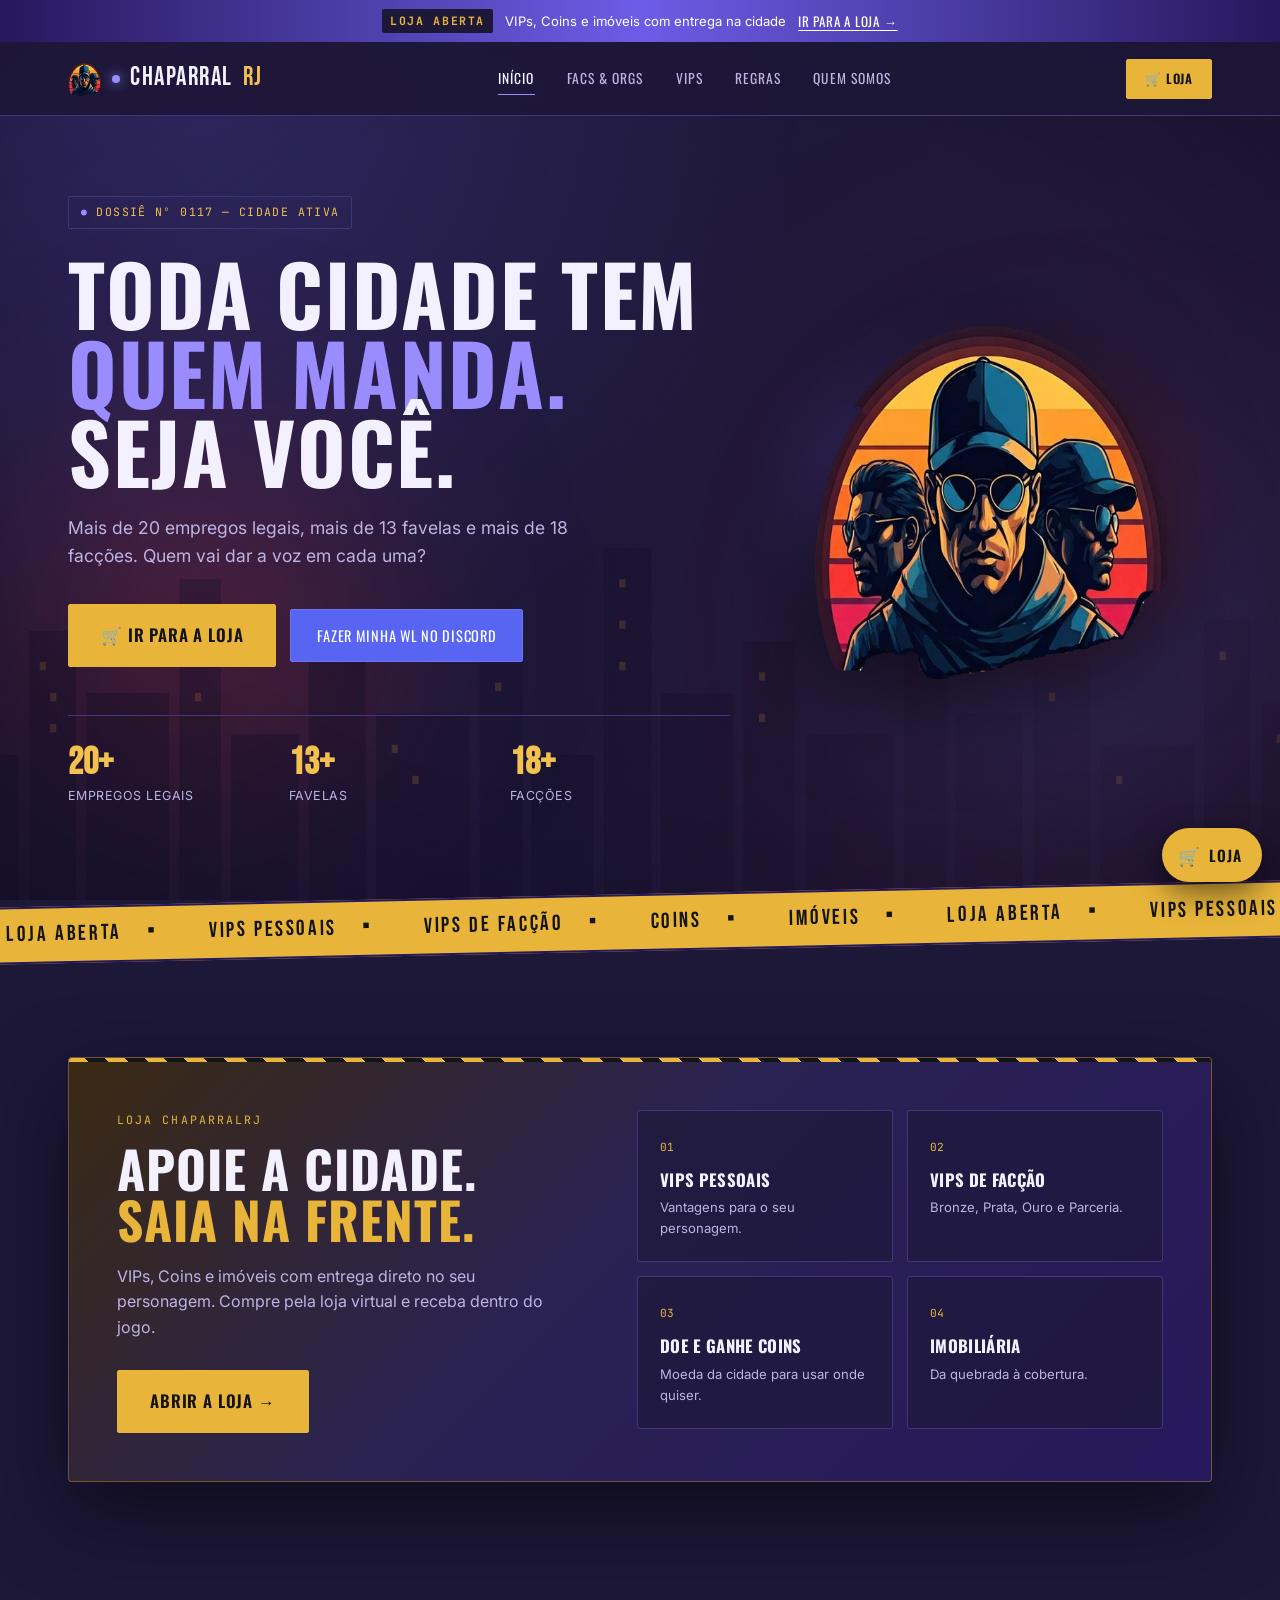
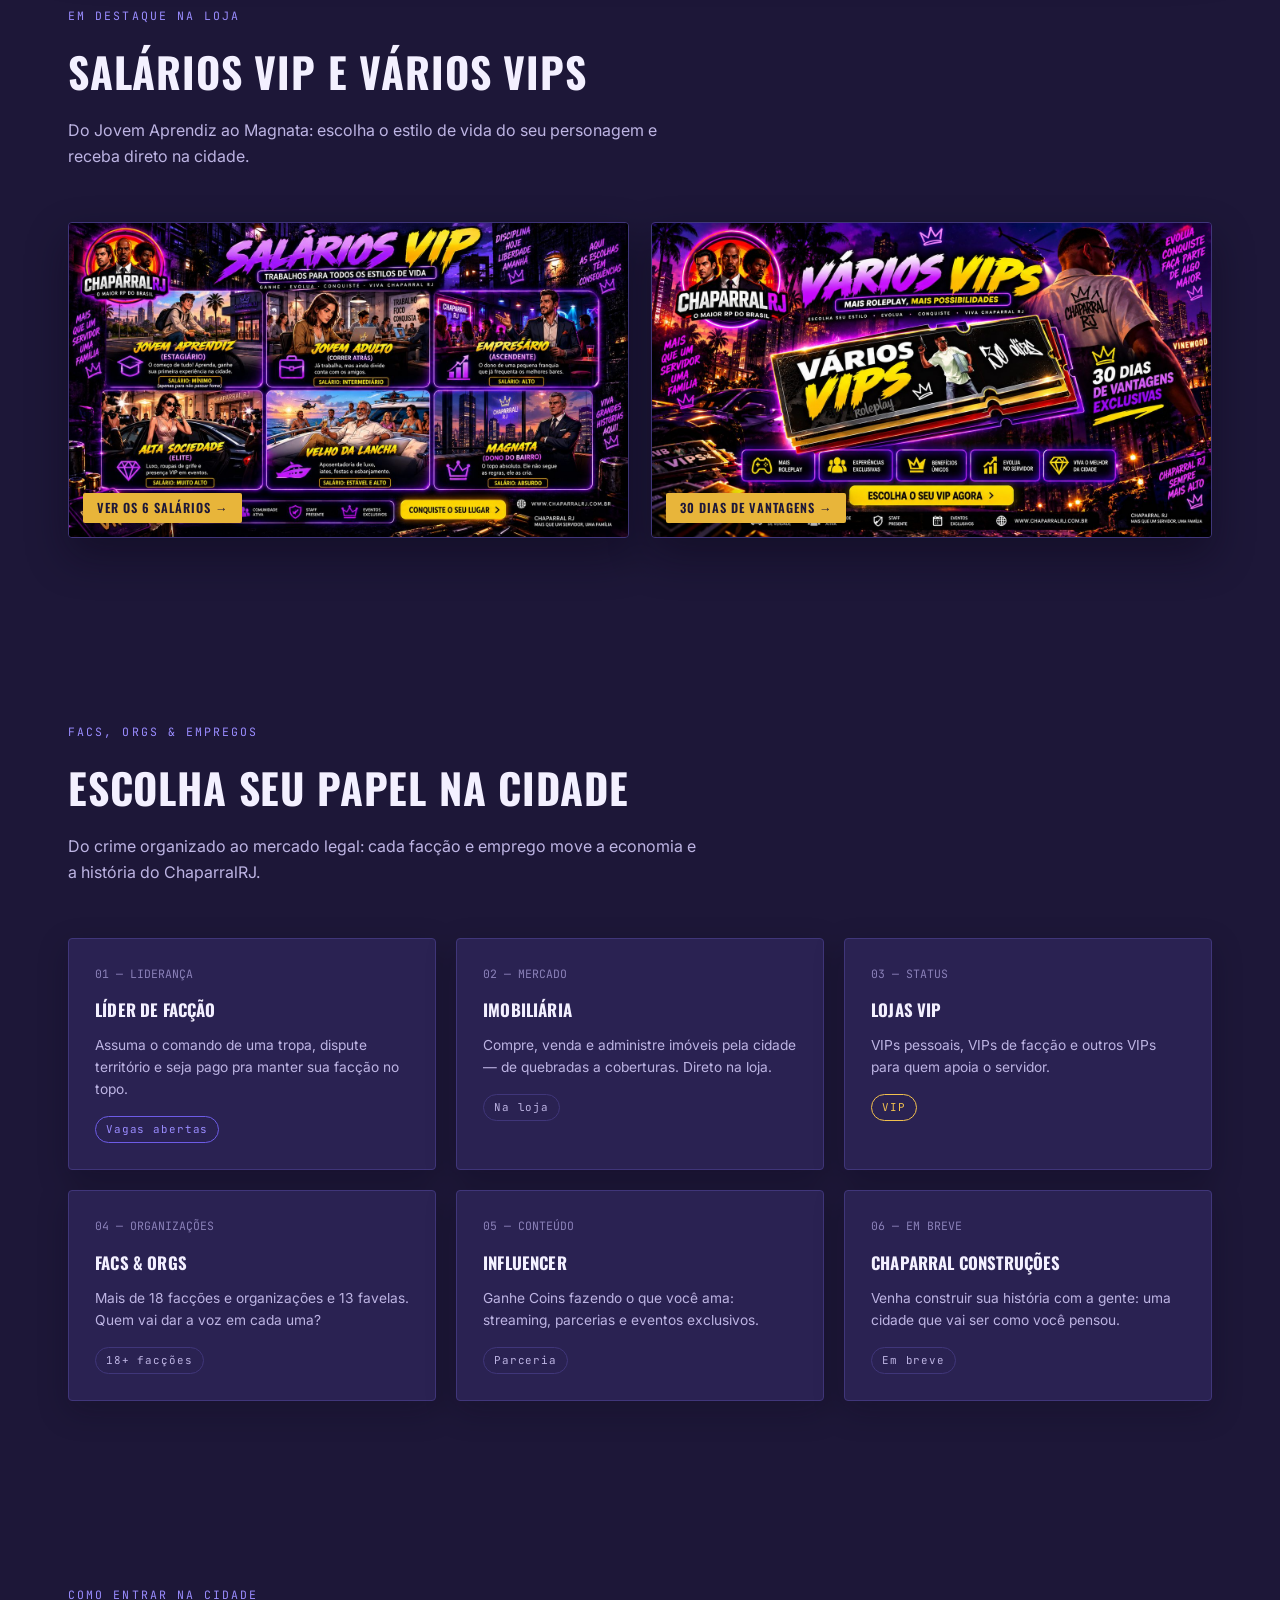
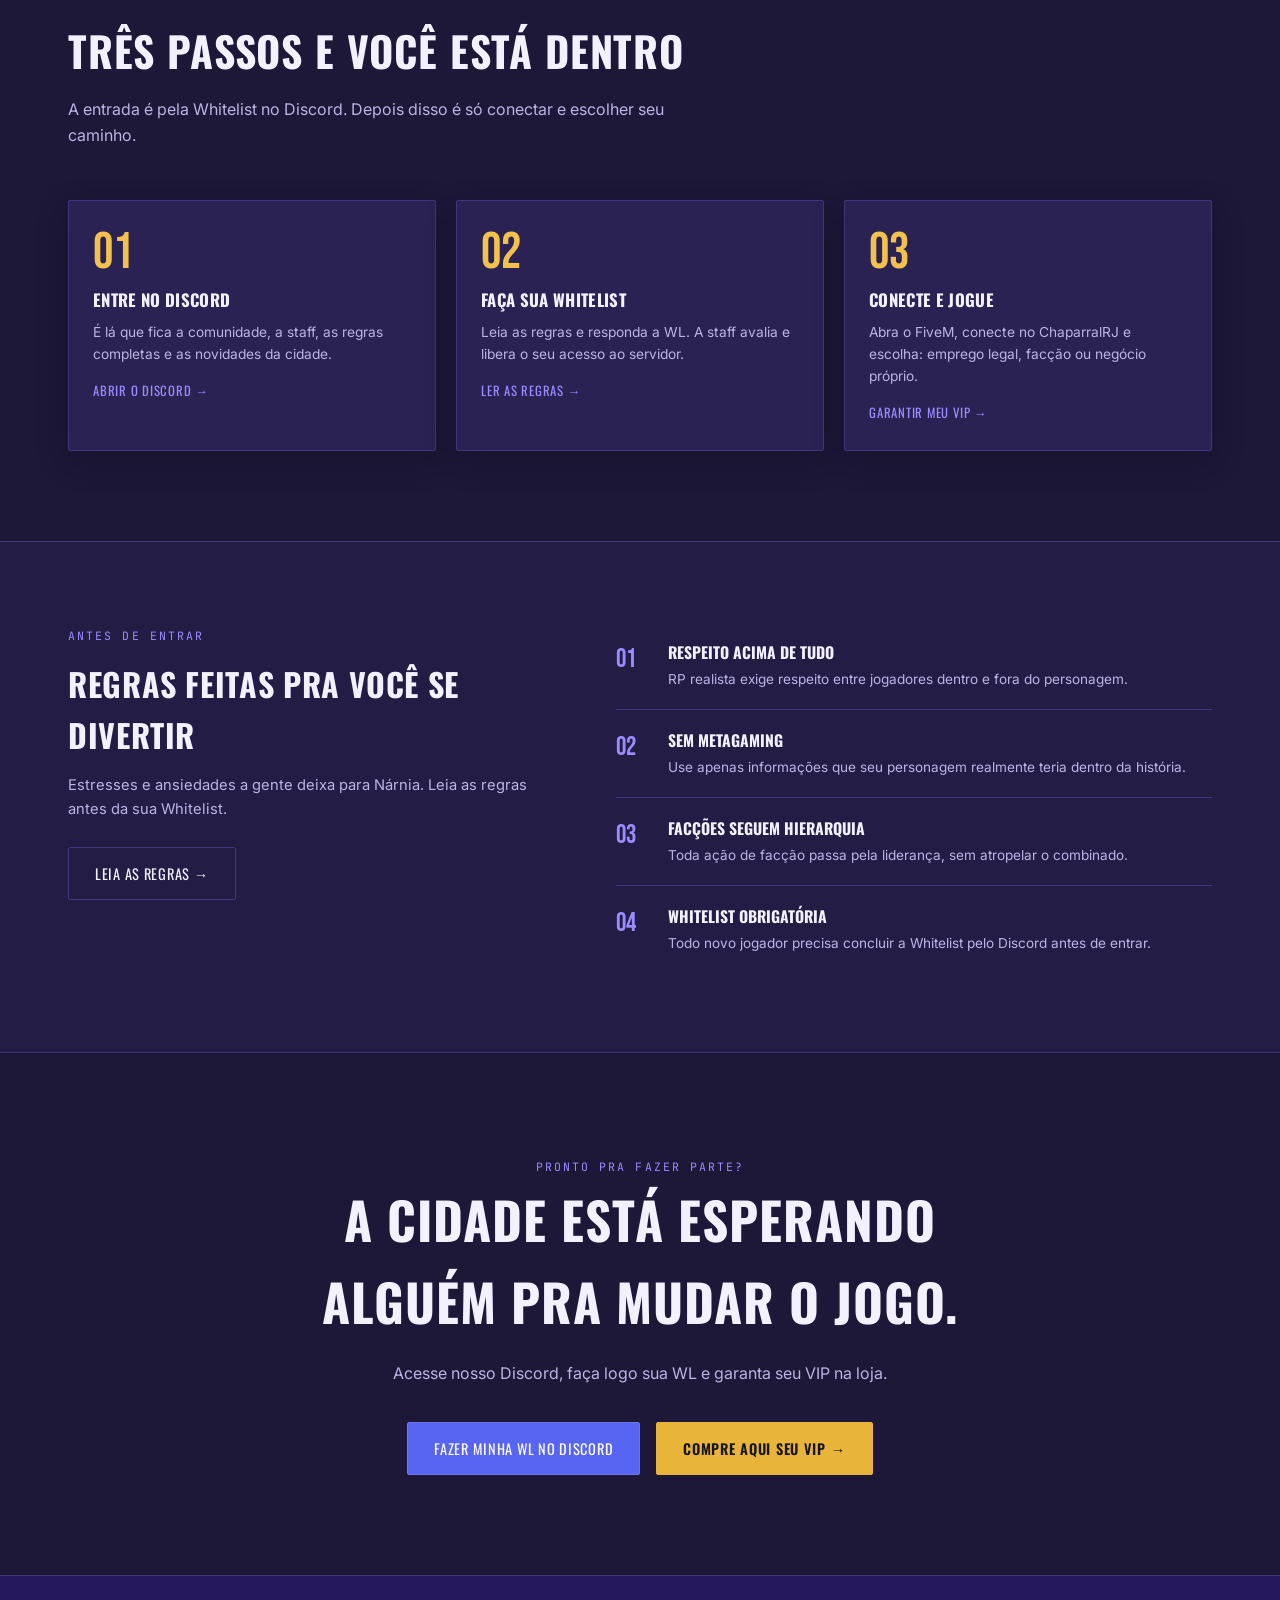
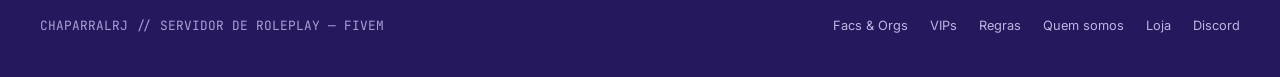
<file: index.html>
<!DOCTYPE html>
<html lang="pt-BR">
<head>
<meta charset="UTF-8">
<meta name="robots" content="noindex, nofollow">
<meta name="viewport" content="width=device-width, initial-scale=1.0">
<title>ChaparralRJ — Servidor de RolePlay FiveM</title>
<meta name="description" content="Servidor de RolePlay FiveM: mais de 20 empregos, 13 favelas e 18 facções. VIPs, Coins e imóveis na loja.">
<meta property="og:type" content="website">
<meta property="og:site_name" content="ChaparralRJ">
<meta property="og:locale" content="pt_BR">
<meta property="og:title" content="ChaparralRJ — Servidor de RolePlay FiveM">
<meta property="og:description" content="Servidor de RolePlay FiveM: mais de 20 empregos, 13 favelas e 18 facções. VIPs, Coins e imóveis na loja.">
<meta property="og:url" content="https://amigoodidi-png.github.io/chaparralrj-teste/">
<meta property="og:image" content="https://amigoodidi-png.github.io/chaparralrj-teste/img/compartilhar.jpg">
<meta property="og:image:width" content="1200">
<meta property="og:image:height" content="630">
<meta property="og:image:alt" content="ChaparralRJ, servidor de RolePlay FiveM">
<meta name="twitter:card" content="summary_large_image">
<meta name="theme-color" content="#26185c">
<link rel="icon" type="image/png" href="img/logo.png">
<link rel="preconnect" href="https://fonts.googleapis.com">
<link rel="preconnect" href="https://fonts.gstatic.com" crossorigin>
<link href="https://fonts.googleapis.com/css2?family=Bebas+Neue&family=Oswald:wght@400;500;600;700&family=Inter:wght@400;500;600;700&family=JetBrains+Mono:wght@400;500&display=swap" rel="stylesheet">
<link rel="stylesheet" href="css/site.css?v=5">
</head>
<body>

<div class="city-bg" aria-hidden="true">
  <svg viewBox="0 0 1600 400" preserveAspectRatio="xMidYMax slice" xmlns="http://www.w3.org/2000/svg">
    <g fill="#000000">
      <rect x="0" y="230" width="70" height="170"/>
      <rect x="80" y="180" width="50" height="220"/>
      <rect x="140" y="260" width="60" height="140"/>
      <rect x="210" y="140" width="45" height="260"/>
      <rect x="265" y="200" width="80" height="200"/>
      <rect x="355" y="90" width="40" height="310"/>
      <rect x="405" y="240" width="65" height="160"/>
      <rect x="480" y="170" width="55" height="230"/>
      <rect x="545" y="220" width="90" height="180"/>
      <rect x="645" y="120" width="42" height="280"/>
      <rect x="695" y="260" width="60" height="140"/>
      <rect x="765" y="60" width="46" height="340"/>
      <rect x="820" y="200" width="70" height="200"/>
      <rect x="900" y="150" width="50" height="250"/>
      <rect x="960" y="240" width="85" height="160"/>
      <rect x="1055" y="100" width="42" height="300"/>
      <rect x="1105" y="220" width="65" height="180"/>
      <rect x="1180" y="170" width="55" height="230"/>
      <rect x="1245" y="250" width="90" height="150"/>
      <rect x="1345" y="130" width="44" height="270"/>
      <rect x="1400" y="210" width="70" height="190"/>
      <rect x="1480" y="180" width="55" height="220"/>
      <rect x="1545" y="255" width="55" height="145"/>
    </g>
    <!-- janelas acesas -->
    <g fill="#c98a2c" opacity="0.55">
      <rect x="10" y="250" width="6" height="8"/>
      <rect x="25" y="270" width="6" height="8"/>
      <rect x="95" y="200" width="6" height="8"/>
      <rect x="95" y="230" width="6" height="8"/>
      <rect x="220" y="170" width="6" height="8"/>
      <rect x="230" y="200" width="6" height="8"/>
      <rect x="230" y="230" width="6" height="8"/>
      <rect x="370" y="120" width="6" height="8"/>
      <rect x="370" y="160" width="6" height="8"/>
      <rect x="370" y="200" width="6" height="8"/>
      <rect x="560" y="250" width="6" height="8"/>
      <rect x="580" y="280" width="6" height="8"/>
      <rect x="660" y="150" width="6" height="8"/>
      <rect x="660" y="190" width="6" height="8"/>
      <rect x="780" y="90" width="6" height="8"/>
      <rect x="780" y="130" width="6" height="8"/>
      <rect x="780" y="170" width="6" height="8"/>
      <rect x="915" y="180" width="6" height="8"/>
      <rect x="915" y="220" width="6" height="8"/>
      <rect x="1070" y="130" width="6" height="8"/>
      <rect x="1070" y="170" width="6" height="8"/>
      <rect x="1195" y="200" width="6" height="8"/>
      <rect x="1260" y="280" width="6" height="8"/>
      <rect x="1360" y="160" width="6" height="8"/>
      <rect x="1415" y="240" width="6" height="8"/>
      <rect x="1495" y="210" width="6" height="8"/>
    </g>
  </svg>
</div>

<a class="aviso-topo" href="loja/index.html"><b>LOJA ABERTA</b> VIPs, Coins e imóveis com entrega na cidade <span>Ir para a loja →</span></a>

<header id="site-header">
  <div class="nav-wrap">
    <a href="index.html" class="brand"><img src="img/logo.png" alt=""><span class="dot"></span>CHAPARRAL<span>RJ</span></a>
    <nav id="menu">
      <ul><li><a href="index.html" class="ativo">Início</a></li><li><a href="faccoes.html">Facs &amp; Orgs</a></li><li><a href="lojas-vips.html">VIPs</a></li><li><a href="regras.html">Regras</a></li><li><a href="quem-somos.html">Quem somos</a></li></ul>
    </nav>
    <a href="loja/index.html" class="nav-cta">🛒 Loja</a>
    <button class="nav-toggle" aria-label="Abrir menu" onclick="document.getElementById('menu').classList.toggle('aberto')">☰</button>
  </div>
</header>


<section class="hero-v2" id="inicio">
  <div class="hero-v2-inner">
    <div class="hero-v2-texto">
      <div class="case-tag">DOSSIÊ Nº 0117 — CIDADE ATIVA</div>
      <h1>Toda cidade tem<br><span class="accent">quem manda.</span><br>Seja você.</h1>
      <p class="lede">Mais de 20 empregos legais, mais de 13 favelas e mais de 18 facções. Quem vai dar a voz em cada uma?</p>
      <div class="hero-ctas">
        <a href="loja/index.html" class="btn btn-loja btn-grande">🛒 Ir para a loja</a>
        <a href="https://discord.gg/Wx2dg5drwc" target="_blank" rel="noopener" class="btn btn-discord">Fazer minha WL no Discord</a>
      </div>
      <div class="stat-row">
        <div class="stat"><b>20+</b><span>Empregos legais</span></div>
        <div class="stat"><b>13+</b><span>Favelas</span></div>
        <div class="stat"><b>18+</b><span>Facções</span></div>
      </div>
    </div>
    <div class="hero-v2-logo">
      <div class="halo"></div>
      <img src="img/logo.png" alt="ChaparralRJ">
    </div>
  </div>
</section>

<div class="fita-wrap" aria-hidden="true"><div class="fita"><div class="fita-trilho"><span>LOJA ABERTA</span><span>VIPs PESSOAIS</span><span>VIPs DE FACÇÃO</span><span>COINS</span><span>IMÓVEIS</span><span>LOJA ABERTA</span><span>VIPs PESSOAIS</span><span>VIPs DE FACÇÃO</span><span>COINS</span><span>IMÓVEIS</span><span>LOJA ABERTA</span><span>VIPs PESSOAIS</span><span>VIPs DE FACÇÃO</span><span>COINS</span><span>IMÓVEIS</span><span>LOJA ABERTA</span><span>VIPs PESSOAIS</span><span>VIPs DE FACÇÃO</span><span>COINS</span><span>IMÓVEIS</span></div></div></div>

<section class="banner-loja reveal" id="loja">
  <div class="banner-inner">
    <div>
      <span class="eyebrow">Loja ChaparralRJ</span>
      <h2>Apoie a cidade.<br><span class="accent">Saia na frente.</span></h2>
      <p>VIPs, Coins e imóveis com entrega direto no seu personagem. Compre pela loja virtual e receba dentro do jogo.</p>
      <a href="loja/index.html" class="btn btn-loja btn-grande">Abrir a loja →</a>
    </div>
    <div class="vitrine">
      <a href="loja/index.html?categoria=VIP" class="item-vitrine"><span class="num">01</span><h3>VIPs Pessoais</h3><p>Vantagens para o seu personagem.</p></a>
      <a href="vips-faccoes.html" class="item-vitrine"><span class="num">02</span><h3>VIPs de Facção</h3><p>Bronze, Prata, Ouro e Parceria.</p></a>
      <a href="loja/index.html?categoria=Coins" class="item-vitrine"><span class="num">03</span><h3>Doe e ganhe Coins</h3><p>Moeda da cidade para usar onde quiser.</p></a>
      <a href="loja/index.html?categoria=Imobiliaria" class="item-vitrine"><span class="num">04</span><h3>Imobiliária</h3><p>Da quebrada à cobertura.</p></a>
    </div>
  </div>
</section>

<section class="tight" id="destaques-vip">
  <div class="section-head reveal">
    <span class="eyebrow">Em destaque na loja</span>
    <h2>Salários VIP e Vários VIPs</h2>
    <p>Do Jovem Aprendiz ao Magnata: escolha o estilo de vida do seu personagem e receba direto na cidade.</p>
  </div>
  <div class="banners-vip">
    <a class="banner-img reveal" href="lojas-vips.html#salarios"><img src="img/salarios-vip.jpg" alt="Salários VIP: Jovem Aprendiz, Jovem Adulto, Empresário, Alta Sociedade, Velho da Lancha e Magnata" loading="lazy" width="1400" height="788"><span class="selo">Ver os 6 salários →</span></a>
    <a class="banner-img reveal" href="lojas-vips.html#varios-vips"><img src="img/varios-vips.jpg" alt="Vários VIPs: 30 dias de vantagens exclusivas" loading="lazy" width="1400" height="788"><span class="selo">30 dias de vantagens →</span></a>
  </div>
</section>

<section id="faccoes">
  <div class="section-head reveal">
    <span class="eyebrow">Facs, Orgs &amp; Empregos</span>
    <h2>Escolha seu papel na cidade</h2>
    <p>Do crime organizado ao mercado legal: cada facção e emprego move a economia e a história do ChaparralRJ.</p>
  </div>
  <div class="grid-3">
    <a class="card reveal" href="lider-de-faccao.html">
      <span class="num">01 — LIDERANÇA</span>
      <h3>Líder de Facção</h3>
      <p>Assuma o comando de uma tropa, dispute território e seja pago pra manter sua facção no topo.</p>
      <span class="tag-pill hot">Vagas abertas</span>
    </a>
    <a class="card reveal" href="loja/index.html?categoria=Imobiliaria">
      <span class="num">02 — MERCADO</span>
      <h3>Imobiliária</h3>
      <p>Compre, venda e administre imóveis pela cidade — de quebradas a coberturas. Direto na loja.</p>
      <span class="tag-pill">Na loja</span>
    </a>
    <a class="card reveal" href="lojas-vips.html">
      <span class="num">03 — STATUS</span>
      <h3>Lojas VIP</h3>
      <p>VIPs pessoais, VIPs de facção e outros VIPs para quem apoia o servidor.</p>
      <span class="tag-pill vip">VIP</span>
    </a>
    <a class="card reveal" href="faccoes.html">
      <span class="num">04 — ORGANIZAÇÕES</span>
      <h3>Facs &amp; Orgs</h3>
      <p>Mais de 18 facções e organizações e 13 favelas. Quem vai dar a voz em cada uma?</p>
      <span class="tag-pill">18+ facções</span>
    </a>
    <a class="card reveal" href="influencer.html">
      <span class="num">05 — CONTEÚDO</span>
      <h3>Influencer</h3>
      <p>Ganhe Coins fazendo o que você ama: streaming, parcerias e eventos exclusivos.</p>
      <span class="tag-pill">Parceria</span>
    </a>
    <a class="card reveal" href="construcoes.html">
      <span class="num">06 — EM BREVE</span>
      <h3>Chaparral Construções</h3>
      <p>Venha construir sua história com a gente: uma cidade que vai ser como você pensou.</p>
      <span class="tag-pill">Em breve</span>
    </a>
  </div>
</section>

<section id="como-entrar">
  <div class="section-head reveal">
    <span class="eyebrow">Como entrar na cidade</span>
    <h2>Três passos e você está dentro</h2>
    <p>A entrada é pela Whitelist no Discord. Depois disso é só conectar e escolher seu caminho.</p>
  </div>
  <div class="passos">
    <div class="passo reveal"><h3>Entre no Discord</h3><p>É lá que fica a comunidade, a staff, as regras completas e as novidades da cidade.</p><a href="https://discord.gg/Wx2dg5drwc" target="_blank" rel="noopener" class="mais">Abrir o Discord →</a></div>
    <div class="passo reveal"><h3>Faça sua Whitelist</h3><p>Leia as regras e responda a WL. A staff avalia e libera o seu acesso ao servidor.</p><a href="regras.html" class="mais">Ler as regras →</a></div>
    <div class="passo reveal"><h3>Conecte e jogue</h3><p>Abra o FiveM, conecte no ChaparralRJ e escolha: emprego legal, facção ou negócio próprio.</p><a href="loja/index.html?categoria=VIP" class="mais">Garantir meu VIP →</a></div>
  </div>
</section>

<div class="rules-strip">
  <div class="rules-inner">
    <div class="reveal">
      <span class="eyebrow">Antes de entrar</span>
      <h2 style="margin-top:10px; font-size:2rem;">Regras feitas pra você se divertir</h2>
      <p style="color:var(--text-dim); margin-top:14px; font-size:0.92rem;">Estresses e ansiedades a gente deixa para Nárnia. Leia as regras antes da sua Whitelist.</p>
      <a href="regras.html" class="btn btn-ghost" style="margin-top:26px; display:inline-flex;">Leia as regras →</a>
    </div>
    <div class="rules-list reveal">
      <div class="rule-item"><span class="rn">01</span><div><h4>Respeito acima de tudo</h4><p>RP realista exige respeito entre jogadores dentro e fora do personagem.</p></div></div>
      <div class="rule-item"><span class="rn">02</span><div><h4>Sem metagaming</h4><p>Use apenas informações que seu personagem realmente teria dentro da história.</p></div></div>
      <div class="rule-item"><span class="rn">03</span><div><h4>Facções seguem hierarquia</h4><p>Toda ação de facção passa pela liderança, sem atropelar o combinado.</p></div></div>
      <div class="rule-item"><span class="rn">04</span><div><h4>Whitelist obrigatória</h4><p>Todo novo jogador precisa concluir a Whitelist pelo Discord antes de entrar.</p></div></div>
    </div>
  </div>
</div>

<section class="cta-final reveal">
  <span class="eyebrow">Pronto pra fazer parte?</span>
  <h2>A cidade está esperando<br>alguém pra mudar o jogo.</h2>
  <p>Acesse nosso Discord, faça logo sua WL e garanta seu VIP na loja.</p>
  <div class="cta-buttons"><a href="https://discord.gg/Wx2dg5drwc" target="_blank" rel="noopener" class="btn btn-discord">Fazer minha WL no Discord</a><a href="loja/index.html?categoria=VIP" class="btn btn-loja">Compre aqui seu VIP →</a></div>
</section>




<a class="loja-flutuante" href="loja/index.html" aria-label="Ir para a loja"><span class="ico">🛒</span><span class="txt">Loja</span></a>

<footer>
  <div class="footer-inner">
    <p>CHAPARRALRJ // SERVIDOR DE ROLEPLAY — FIVEM</p>
    <div class="footer-links">
      <a href="faccoes.html">Facs &amp; Orgs</a>
      <a href="lojas-vips.html">VIPs</a>
      <a href="regras.html">Regras</a>
      <a href="quem-somos.html">Quem somos</a>
      <a href="loja/index.html">Loja</a>
      <a href="https://discord.gg/Wx2dg5drwc" target="_blank" rel="noopener">Discord</a>
    </div>
  </div>
</footer>

<script src="js/site.js?v=4"></script>
</body>
</html>
</file>
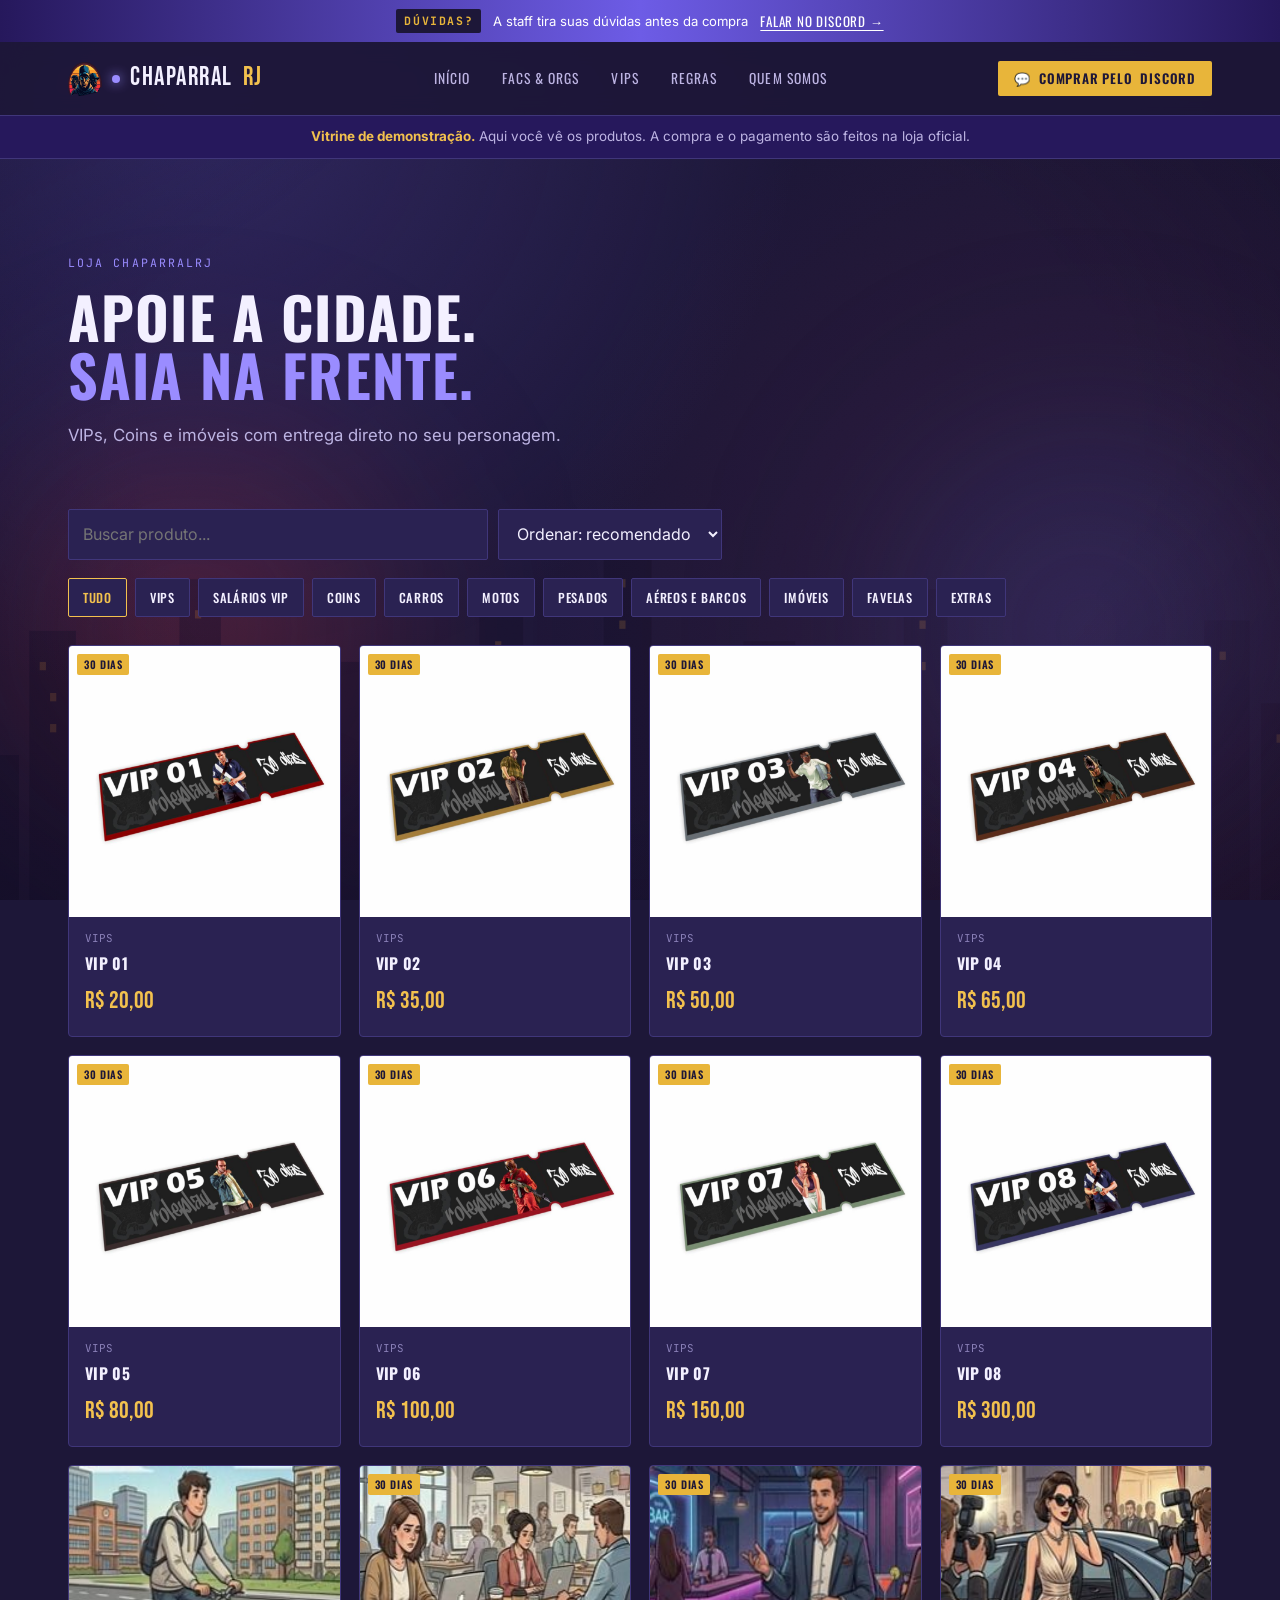
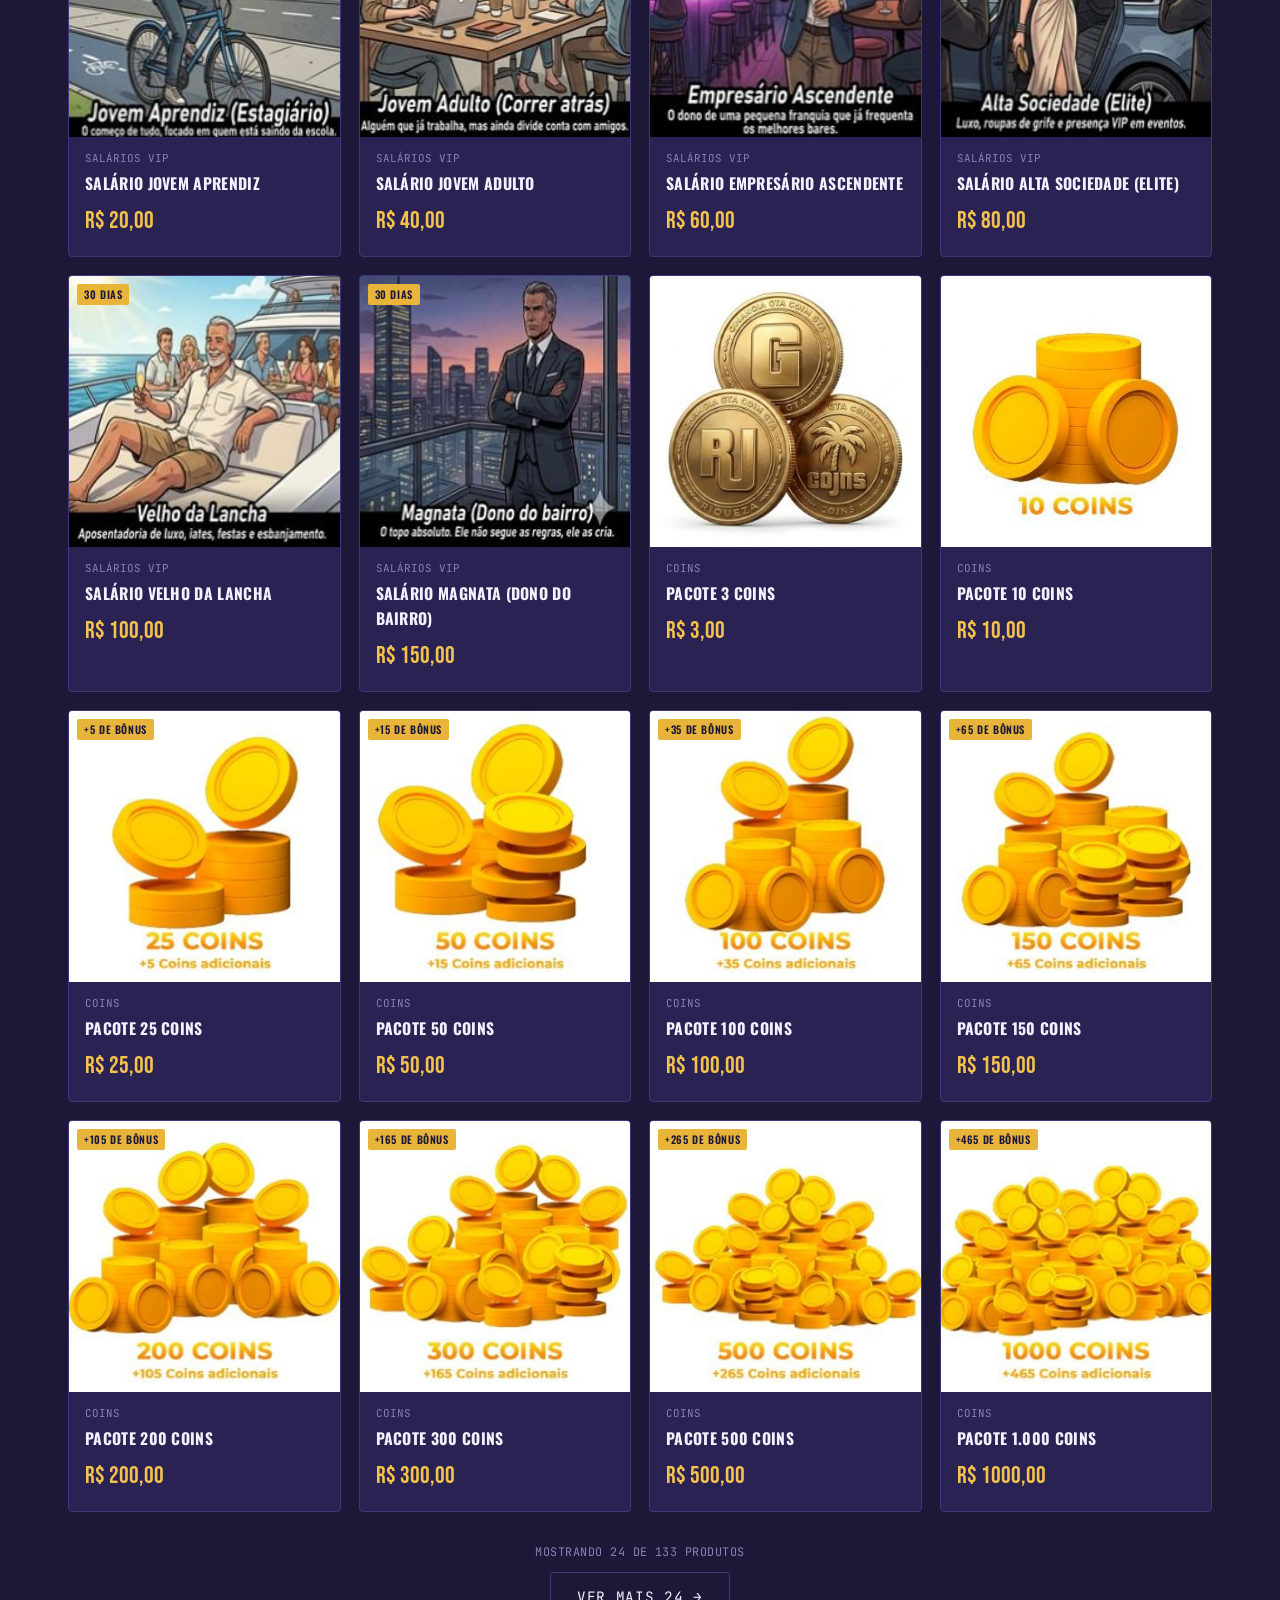
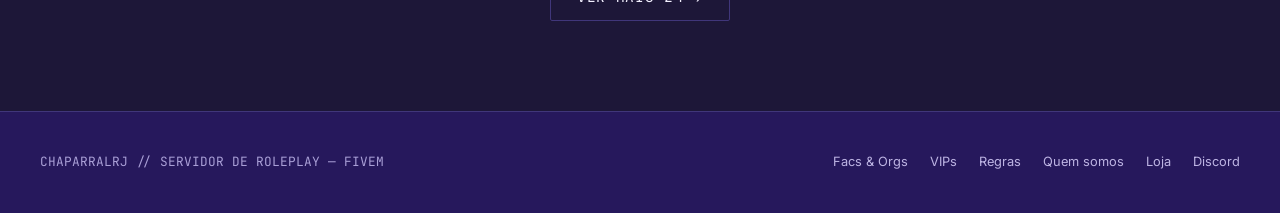
<file: loja/index.html>
<!DOCTYPE html>
<html lang="pt-BR">
<head>
<meta charset="UTF-8">
<meta name="robots" content="noindex, nofollow">
<meta name="viewport" content="width=device-width, initial-scale=1.0">
<title>Loja — ChaparralRJ</title>
<meta name="description" content="Loja do ChaparralRJ: VIPs, Coins, carros e imóveis com entrega direto no seu personagem.">
<meta property="og:type" content="website">
<meta property="og:site_name" content="ChaparralRJ">
<meta property="og:locale" content="pt_BR">
<meta property="og:title" content="Loja — ChaparralRJ">
<meta property="og:description" content="Loja do ChaparralRJ: VIPs, Coins, carros e imóveis com entrega direto no seu personagem.">
<meta property="og:url" content="https://amigoodidi-png.github.io/chaparralrj-teste/loja/">
<meta property="og:image" content="https://amigoodidi-png.github.io/chaparralrj-teste/img/compartilhar-loja.jpg">
<meta property="og:image:width" content="1200">
<meta property="og:image:height" content="630">
<meta property="og:image:alt" content="Loja ChaparralRJ">
<meta name="twitter:card" content="summary_large_image">
<meta name="theme-color" content="#26185c">
<link rel="icon" type="image/png" href="../img/logo.png">
<link rel="preconnect" href="https://fonts.googleapis.com">
<link rel="preconnect" href="https://fonts.gstatic.com" crossorigin>
<link href="https://fonts.googleapis.com/css2?family=Bebas+Neue&family=Oswald:wght@400;500;600;700&family=Inter:wght@400;500;600;700&family=JetBrains+Mono:wght@400;500&display=swap" rel="stylesheet">
<link rel="stylesheet" href="../css/site.css?v=5">
<link rel="stylesheet" href="loja.css?v=5">
<script src="endereco-loja.js?v=1"></script>
<script src="produtos.js?v=2" defer></script>
<script src="catalogo.js?v=1" defer></script>
<script src="loja-demo.js?v=5" defer></script>
</head>
<body data-page="lista">


<div class="city-bg" aria-hidden="true">
  <svg viewBox="0 0 1600 400" preserveAspectRatio="xMidYMax slice" xmlns="http://www.w3.org/2000/svg">
    <g fill="#000000">
      <rect x="0" y="230" width="70" height="170"/>
      <rect x="80" y="180" width="50" height="220"/>
      <rect x="140" y="260" width="60" height="140"/>
      <rect x="210" y="140" width="45" height="260"/>
      <rect x="265" y="200" width="80" height="200"/>
      <rect x="355" y="90" width="40" height="310"/>
      <rect x="405" y="240" width="65" height="160"/>
      <rect x="480" y="170" width="55" height="230"/>
      <rect x="545" y="220" width="90" height="180"/>
      <rect x="645" y="120" width="42" height="280"/>
      <rect x="695" y="260" width="60" height="140"/>
      <rect x="765" y="60" width="46" height="340"/>
      <rect x="820" y="200" width="70" height="200"/>
      <rect x="900" y="150" width="50" height="250"/>
      <rect x="960" y="240" width="85" height="160"/>
      <rect x="1055" y="100" width="42" height="300"/>
      <rect x="1105" y="220" width="65" height="180"/>
      <rect x="1180" y="170" width="55" height="230"/>
      <rect x="1245" y="250" width="90" height="150"/>
      <rect x="1345" y="130" width="44" height="270"/>
      <rect x="1400" y="210" width="70" height="190"/>
      <rect x="1480" y="180" width="55" height="220"/>
      <rect x="1545" y="255" width="55" height="145"/>
    </g>
    <!-- janelas acesas -->
    <g fill="#c98a2c" opacity="0.55">
      <rect x="10" y="250" width="6" height="8"/>
      <rect x="25" y="270" width="6" height="8"/>
      <rect x="95" y="200" width="6" height="8"/>
      <rect x="95" y="230" width="6" height="8"/>
      <rect x="220" y="170" width="6" height="8"/>
      <rect x="230" y="200" width="6" height="8"/>
      <rect x="230" y="230" width="6" height="8"/>
      <rect x="370" y="120" width="6" height="8"/>
      <rect x="370" y="160" width="6" height="8"/>
      <rect x="370" y="200" width="6" height="8"/>
      <rect x="560" y="250" width="6" height="8"/>
      <rect x="580" y="280" width="6" height="8"/>
      <rect x="660" y="150" width="6" height="8"/>
      <rect x="660" y="190" width="6" height="8"/>
      <rect x="780" y="90" width="6" height="8"/>
      <rect x="780" y="130" width="6" height="8"/>
      <rect x="780" y="170" width="6" height="8"/>
      <rect x="915" y="180" width="6" height="8"/>
      <rect x="915" y="220" width="6" height="8"/>
      <rect x="1070" y="130" width="6" height="8"/>
      <rect x="1070" y="170" width="6" height="8"/>
      <rect x="1195" y="200" width="6" height="8"/>
      <rect x="1260" y="280" width="6" height="8"/>
      <rect x="1360" y="160" width="6" height="8"/>
      <rect x="1415" y="240" width="6" height="8"/>
      <rect x="1495" y="210" width="6" height="8"/>
    </g>
  </svg>
</div>

<a class="aviso-topo" href="https://discord.gg/Wx2dg5drwc" target="_blank" rel="noopener"><b>DÚVIDAS?</b> A staff tira suas dúvidas antes da compra <span>Falar no Discord →</span></a>

<header id="site-header">
  <div class="nav-wrap">
    <a href="../index.html" class="brand"><img src="../img/logo.png" alt=""><span class="dot"></span>CHAPARRAL<span>RJ</span></a>
    <nav id="menu">
      <ul><li><a href="../index.html">Início</a></li><li><a href="../faccoes.html">Facs &amp; Orgs</a></li><li><a href="../lojas-vips.html">VIPs</a></li><li><a href="../regras.html">Regras</a></li><li><a href="../quem-somos.html">Quem somos</a></li></ul>
    </nav>
    <a class="cart-btn" id="link-oficial" href="#" target="_blank" rel="noopener">🛒 Loja<span class="so-desk"> oficial</span></a>
    <button class="nav-toggle" aria-label="Abrir menu" onclick="document.getElementById('menu').classList.toggle('aberto')">☰</button>
  </div>
</header>
<div class="demo-aviso"><b>Vitrine de demonstração.</b> Aqui você vê os produtos. A compra e o pagamento são feitos na loja oficial.</div>

<section class="page-hero">
  <span class="eyebrow">Loja ChaparralRJ</span>
  <h1>Apoie a cidade.<br><span class="accent">Saia na frente.</span></h1>
  <p class="lede">VIPs, Coins e imóveis com entrega direto no seu personagem.</p>
</section>
<section class="tight loja-area">
  <div class="loja-busca"><input id="busca" type="search" placeholder="Buscar produto..." aria-label="Buscar produto"><select id="ordenar" aria-label="Ordenar produtos"><option value="">Ordenar: recomendado</option><option value="menor">Menor preço</option><option value="maior">Maior preço</option><option value="az">Nome (A a Z)</option></select></div>
  <div class="loja-filtros" id="filtros"></div>
  <div class="loja-grade" id="produtos"></div>
</section>

<footer>
  <div class="footer-inner">
    <p>CHAPARRALRJ // SERVIDOR DE ROLEPLAY — FIVEM</p>
    <div class="footer-links">
      <a href="../faccoes.html">Facs &amp; Orgs</a>
      <a href="../lojas-vips.html">VIPs</a>
      <a href="../regras.html">Regras</a>
      <a href="../quem-somos.html">Quem somos</a>
      <a href="index.html">Loja</a>
      <a href="https://discord.gg/Wx2dg5drwc" target="_blank" rel="noopener">Discord</a>
    </div>
  </div>
</footer>
<script src="../js/site.js?v=4"></script>
</body>
</html>
</file>
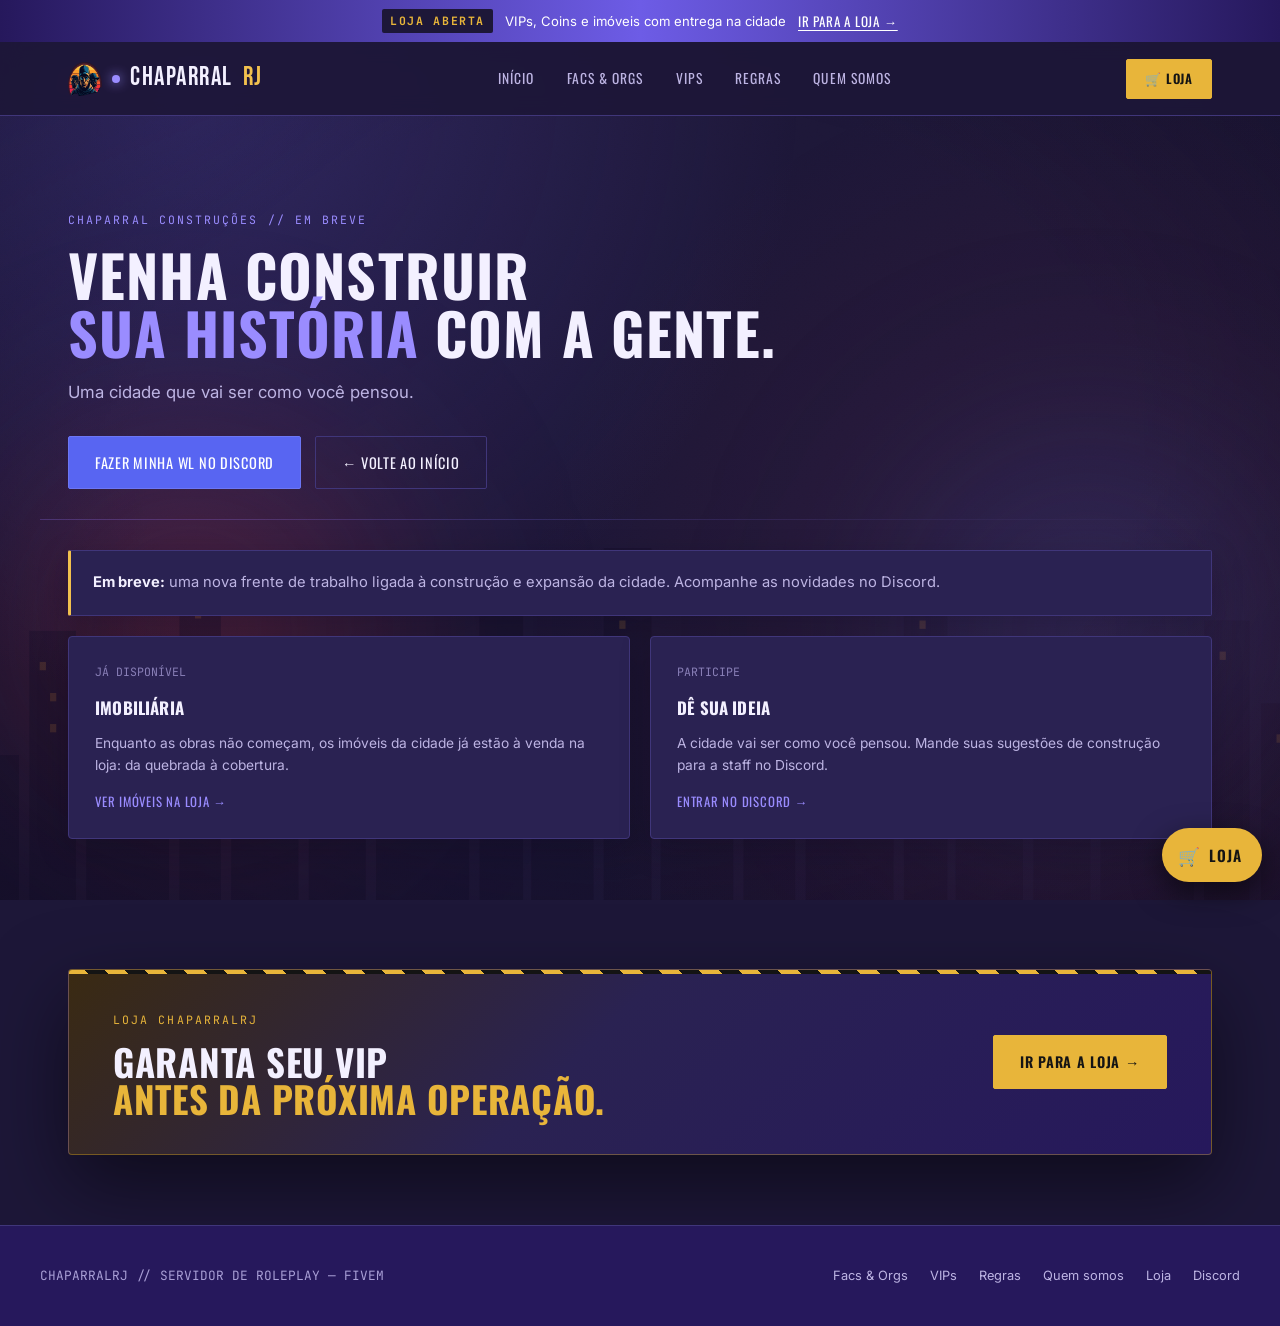
<file: construcoes.html>
<!DOCTYPE html>
<html lang="pt-BR">
<head>
<meta charset="UTF-8">
<meta name="robots" content="noindex, nofollow">
<meta name="viewport" content="width=device-width, initial-scale=1.0">
<title>Chaparral Construções — ChaparralRJ</title>
<meta name="description" content="Venha construir sua história com a gente na cidade. Em breve.">
<meta property="og:type" content="website">
<meta property="og:site_name" content="ChaparralRJ">
<meta property="og:locale" content="pt_BR">
<meta property="og:title" content="Chaparral Construções — ChaparralRJ">
<meta property="og:description" content="Venha construir sua história com a gente na cidade. Em breve.">
<meta property="og:url" content="https://amigoodidi-png.github.io/chaparralrj-teste/construcoes.html">
<meta property="og:image" content="https://amigoodidi-png.github.io/chaparralrj-teste/img/compartilhar.jpg">
<meta property="og:image:width" content="1200">
<meta property="og:image:height" content="630">
<meta property="og:image:alt" content="ChaparralRJ, servidor de RolePlay FiveM">
<meta name="twitter:card" content="summary_large_image">
<meta name="theme-color" content="#26185c">
<link rel="icon" type="image/png" href="img/logo.png">
<link rel="preconnect" href="https://fonts.googleapis.com">
<link rel="preconnect" href="https://fonts.gstatic.com" crossorigin>
<link href="https://fonts.googleapis.com/css2?family=Bebas+Neue&family=Oswald:wght@400;500;600;700&family=Inter:wght@400;500;600;700&family=JetBrains+Mono:wght@400;500&display=swap" rel="stylesheet">
<link rel="stylesheet" href="css/site.css?v=5">
</head>
<body>

<div class="city-bg" aria-hidden="true">
  <svg viewBox="0 0 1600 400" preserveAspectRatio="xMidYMax slice" xmlns="http://www.w3.org/2000/svg">
    <g fill="#000000">
      <rect x="0" y="230" width="70" height="170"/>
      <rect x="80" y="180" width="50" height="220"/>
      <rect x="140" y="260" width="60" height="140"/>
      <rect x="210" y="140" width="45" height="260"/>
      <rect x="265" y="200" width="80" height="200"/>
      <rect x="355" y="90" width="40" height="310"/>
      <rect x="405" y="240" width="65" height="160"/>
      <rect x="480" y="170" width="55" height="230"/>
      <rect x="545" y="220" width="90" height="180"/>
      <rect x="645" y="120" width="42" height="280"/>
      <rect x="695" y="260" width="60" height="140"/>
      <rect x="765" y="60" width="46" height="340"/>
      <rect x="820" y="200" width="70" height="200"/>
      <rect x="900" y="150" width="50" height="250"/>
      <rect x="960" y="240" width="85" height="160"/>
      <rect x="1055" y="100" width="42" height="300"/>
      <rect x="1105" y="220" width="65" height="180"/>
      <rect x="1180" y="170" width="55" height="230"/>
      <rect x="1245" y="250" width="90" height="150"/>
      <rect x="1345" y="130" width="44" height="270"/>
      <rect x="1400" y="210" width="70" height="190"/>
      <rect x="1480" y="180" width="55" height="220"/>
      <rect x="1545" y="255" width="55" height="145"/>
    </g>
    <!-- janelas acesas -->
    <g fill="#c98a2c" opacity="0.55">
      <rect x="10" y="250" width="6" height="8"/>
      <rect x="25" y="270" width="6" height="8"/>
      <rect x="95" y="200" width="6" height="8"/>
      <rect x="95" y="230" width="6" height="8"/>
      <rect x="220" y="170" width="6" height="8"/>
      <rect x="230" y="200" width="6" height="8"/>
      <rect x="230" y="230" width="6" height="8"/>
      <rect x="370" y="120" width="6" height="8"/>
      <rect x="370" y="160" width="6" height="8"/>
      <rect x="370" y="200" width="6" height="8"/>
      <rect x="560" y="250" width="6" height="8"/>
      <rect x="580" y="280" width="6" height="8"/>
      <rect x="660" y="150" width="6" height="8"/>
      <rect x="660" y="190" width="6" height="8"/>
      <rect x="780" y="90" width="6" height="8"/>
      <rect x="780" y="130" width="6" height="8"/>
      <rect x="780" y="170" width="6" height="8"/>
      <rect x="915" y="180" width="6" height="8"/>
      <rect x="915" y="220" width="6" height="8"/>
      <rect x="1070" y="130" width="6" height="8"/>
      <rect x="1070" y="170" width="6" height="8"/>
      <rect x="1195" y="200" width="6" height="8"/>
      <rect x="1260" y="280" width="6" height="8"/>
      <rect x="1360" y="160" width="6" height="8"/>
      <rect x="1415" y="240" width="6" height="8"/>
      <rect x="1495" y="210" width="6" height="8"/>
    </g>
  </svg>
</div>

<a class="aviso-topo" href="loja/index.html"><b>LOJA ABERTA</b> VIPs, Coins e imóveis com entrega na cidade <span>Ir para a loja →</span></a>

<header id="site-header">
  <div class="nav-wrap">
    <a href="index.html" class="brand"><img src="img/logo.png" alt=""><span class="dot"></span>CHAPARRAL<span>RJ</span></a>
    <nav id="menu">
      <ul><li><a href="index.html">Início</a></li><li><a href="faccoes.html">Facs &amp; Orgs</a></li><li><a href="lojas-vips.html">VIPs</a></li><li><a href="regras.html">Regras</a></li><li><a href="quem-somos.html">Quem somos</a></li></ul>
    </nav>
    <a href="loja/index.html" class="nav-cta">🛒 Loja</a>
    <button class="nav-toggle" aria-label="Abrir menu" onclick="document.getElementById('menu').classList.toggle('aberto')">☰</button>
  </div>
</header>

<section class="page-hero">
  <span class="eyebrow">Chaparral Construções // Em breve</span>
  <h1>Venha construir<br><span class="accent">sua história</span> com a gente.</h1>
  <p class="lede">Uma cidade que vai ser como você pensou.</p>
  <div class="hero-ctas"><a href="https://discord.gg/Wx2dg5drwc" target="_blank" rel="noopener" class="btn btn-discord">Fazer minha WL no Discord</a><a href="index.html" class="btn btn-ghost">← Volte ao início</a></div>
</section>
<div class="divider" style="max-width:1200px; margin:0 auto;"></div>
<section class="tight">
  <div class="aviso reveal"><b>Em breve:</b> uma nova frente de trabalho ligada à construção e expansão da cidade. Acompanhe as novidades no Discord.</div>
  <div class="grid-2" style="margin-top:20px;">
    <a class="card reveal" href="loja/index.html?categoria=Imobiliaria"><span class="num">JÁ DISPONÍVEL</span><h3>Imobiliária</h3><p>Enquanto as obras não começam, os imóveis da cidade já estão à venda na loja: da quebrada à cobertura.</p><span class="mais">Ver imóveis na loja →</span></a>
    <a class="card reveal" href="https://discord.gg/Wx2dg5drwc" target="_blank" rel="noopener"><span class="num">PARTICIPE</span><h3>Dê sua ideia</h3><p>A cidade vai ser como você pensou. Mande suas sugestões de construção para a staff no Discord.</p><span class="mais">Entrar no Discord →</span></a>
  </div>
</section>


<section class="banner-loja mini reveal">
  <div class="banner-inner">
    <div>
      <span class="eyebrow">Loja ChaparralRJ</span>
      <h2>Garanta seu VIP<br><span class="accent">antes da próxima operação.</span></h2>
    </div>
    <a href="loja/index.html" class="btn btn-loja">Ir para a loja →</a>
  </div>
</section>

<a class="loja-flutuante" href="loja/index.html" aria-label="Ir para a loja"><span class="ico">🛒</span><span class="txt">Loja</span></a>

<footer>
  <div class="footer-inner">
    <p>CHAPARRALRJ // SERVIDOR DE ROLEPLAY — FIVEM</p>
    <div class="footer-links">
      <a href="faccoes.html">Facs &amp; Orgs</a>
      <a href="lojas-vips.html">VIPs</a>
      <a href="regras.html">Regras</a>
      <a href="quem-somos.html">Quem somos</a>
      <a href="loja/index.html">Loja</a>
      <a href="https://discord.gg/Wx2dg5drwc" target="_blank" rel="noopener">Discord</a>
    </div>
  </div>
</footer>

<script src="js/site.js?v=4"></script>
</body>
</html>
</file>
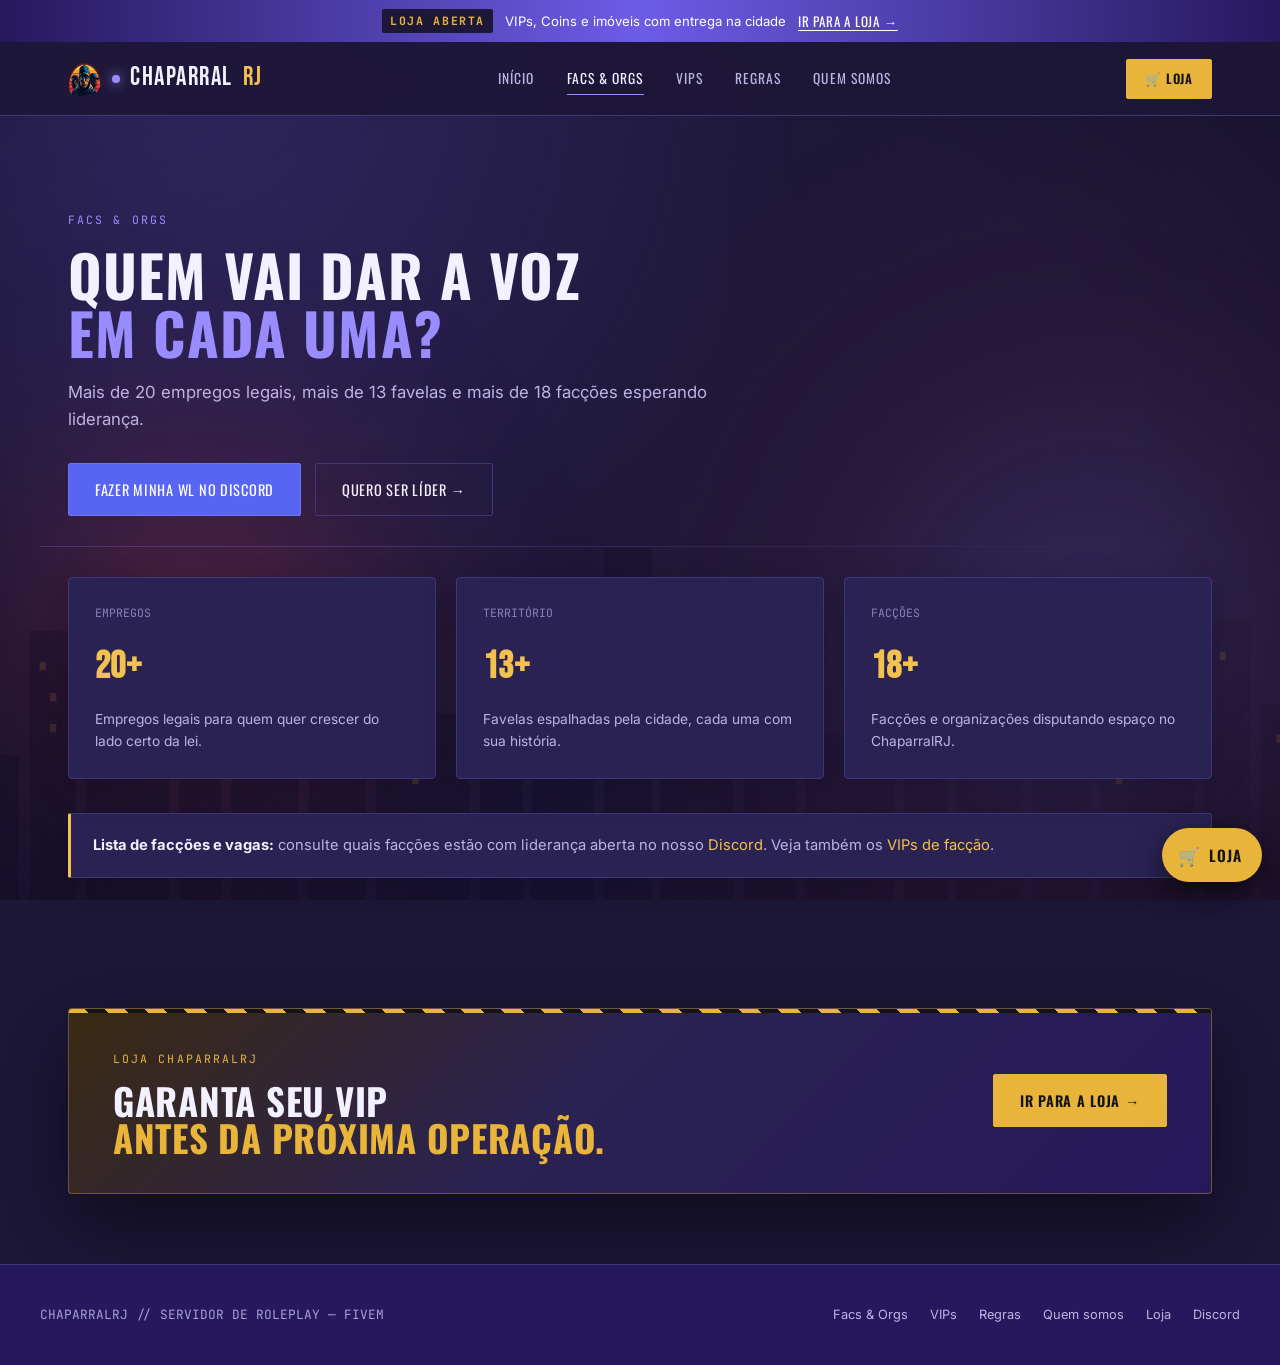
<file: faccoes.html>
<!DOCTYPE html>
<html lang="pt-BR">
<head>
<meta charset="UTF-8">
<meta name="robots" content="noindex, nofollow">
<meta name="viewport" content="width=device-width, initial-scale=1.0">
<title>Facs e Orgs — ChaparralRJ</title>
<meta name="description" content="Mais de 20 empregos legais, 13 favelas e 18 facções no ChaparralRJ.">
<meta property="og:type" content="website">
<meta property="og:site_name" content="ChaparralRJ">
<meta property="og:locale" content="pt_BR">
<meta property="og:title" content="Facs e Orgs — ChaparralRJ">
<meta property="og:description" content="Mais de 20 empregos legais, 13 favelas e 18 facções no ChaparralRJ.">
<meta property="og:url" content="https://amigoodidi-png.github.io/chaparralrj-teste/faccoes.html">
<meta property="og:image" content="https://amigoodidi-png.github.io/chaparralrj-teste/img/compartilhar.jpg">
<meta property="og:image:width" content="1200">
<meta property="og:image:height" content="630">
<meta property="og:image:alt" content="ChaparralRJ, servidor de RolePlay FiveM">
<meta name="twitter:card" content="summary_large_image">
<meta name="theme-color" content="#26185c">
<link rel="icon" type="image/png" href="img/logo.png">
<link rel="preconnect" href="https://fonts.googleapis.com">
<link rel="preconnect" href="https://fonts.gstatic.com" crossorigin>
<link href="https://fonts.googleapis.com/css2?family=Bebas+Neue&family=Oswald:wght@400;500;600;700&family=Inter:wght@400;500;600;700&family=JetBrains+Mono:wght@400;500&display=swap" rel="stylesheet">
<link rel="stylesheet" href="css/site.css?v=5">
</head>
<body>

<div class="city-bg" aria-hidden="true">
  <svg viewBox="0 0 1600 400" preserveAspectRatio="xMidYMax slice" xmlns="http://www.w3.org/2000/svg">
    <g fill="#000000">
      <rect x="0" y="230" width="70" height="170"/>
      <rect x="80" y="180" width="50" height="220"/>
      <rect x="140" y="260" width="60" height="140"/>
      <rect x="210" y="140" width="45" height="260"/>
      <rect x="265" y="200" width="80" height="200"/>
      <rect x="355" y="90" width="40" height="310"/>
      <rect x="405" y="240" width="65" height="160"/>
      <rect x="480" y="170" width="55" height="230"/>
      <rect x="545" y="220" width="90" height="180"/>
      <rect x="645" y="120" width="42" height="280"/>
      <rect x="695" y="260" width="60" height="140"/>
      <rect x="765" y="60" width="46" height="340"/>
      <rect x="820" y="200" width="70" height="200"/>
      <rect x="900" y="150" width="50" height="250"/>
      <rect x="960" y="240" width="85" height="160"/>
      <rect x="1055" y="100" width="42" height="300"/>
      <rect x="1105" y="220" width="65" height="180"/>
      <rect x="1180" y="170" width="55" height="230"/>
      <rect x="1245" y="250" width="90" height="150"/>
      <rect x="1345" y="130" width="44" height="270"/>
      <rect x="1400" y="210" width="70" height="190"/>
      <rect x="1480" y="180" width="55" height="220"/>
      <rect x="1545" y="255" width="55" height="145"/>
    </g>
    <!-- janelas acesas -->
    <g fill="#c98a2c" opacity="0.55">
      <rect x="10" y="250" width="6" height="8"/>
      <rect x="25" y="270" width="6" height="8"/>
      <rect x="95" y="200" width="6" height="8"/>
      <rect x="95" y="230" width="6" height="8"/>
      <rect x="220" y="170" width="6" height="8"/>
      <rect x="230" y="200" width="6" height="8"/>
      <rect x="230" y="230" width="6" height="8"/>
      <rect x="370" y="120" width="6" height="8"/>
      <rect x="370" y="160" width="6" height="8"/>
      <rect x="370" y="200" width="6" height="8"/>
      <rect x="560" y="250" width="6" height="8"/>
      <rect x="580" y="280" width="6" height="8"/>
      <rect x="660" y="150" width="6" height="8"/>
      <rect x="660" y="190" width="6" height="8"/>
      <rect x="780" y="90" width="6" height="8"/>
      <rect x="780" y="130" width="6" height="8"/>
      <rect x="780" y="170" width="6" height="8"/>
      <rect x="915" y="180" width="6" height="8"/>
      <rect x="915" y="220" width="6" height="8"/>
      <rect x="1070" y="130" width="6" height="8"/>
      <rect x="1070" y="170" width="6" height="8"/>
      <rect x="1195" y="200" width="6" height="8"/>
      <rect x="1260" y="280" width="6" height="8"/>
      <rect x="1360" y="160" width="6" height="8"/>
      <rect x="1415" y="240" width="6" height="8"/>
      <rect x="1495" y="210" width="6" height="8"/>
    </g>
  </svg>
</div>

<a class="aviso-topo" href="loja/index.html"><b>LOJA ABERTA</b> VIPs, Coins e imóveis com entrega na cidade <span>Ir para a loja →</span></a>

<header id="site-header">
  <div class="nav-wrap">
    <a href="index.html" class="brand"><img src="img/logo.png" alt=""><span class="dot"></span>CHAPARRAL<span>RJ</span></a>
    <nav id="menu">
      <ul><li><a href="index.html">Início</a></li><li><a href="faccoes.html" class="ativo">Facs &amp; Orgs</a></li><li><a href="lojas-vips.html">VIPs</a></li><li><a href="regras.html">Regras</a></li><li><a href="quem-somos.html">Quem somos</a></li></ul>
    </nav>
    <a href="loja/index.html" class="nav-cta">🛒 Loja</a>
    <button class="nav-toggle" aria-label="Abrir menu" onclick="document.getElementById('menu').classList.toggle('aberto')">☰</button>
  </div>
</header>

<section class="page-hero">
  <span class="eyebrow">Facs &amp; Orgs</span>
  <h1>Quem vai dar a voz<br><span class="accent">em cada uma?</span></h1>
  <p class="lede">Mais de 20 empregos legais, mais de 13 favelas e mais de 18 facções esperando liderança.</p>
  <div class="hero-ctas"><a href="https://discord.gg/Wx2dg5drwc" target="_blank" rel="noopener" class="btn btn-discord">Fazer minha WL no Discord</a><a href="lider-de-faccao.html" class="btn btn-ghost">Quero ser líder →</a></div>
</section>
<div class="divider" style="max-width:1200px; margin:0 auto;"></div>
<section class="tight">
  <div class="grid-3">
    <div class="card reveal"><span class="num">EMPREGOS</span><h3 style="font-size:2.4rem; font-family:'Bebas Neue',sans-serif; color:var(--amber);">20+</h3><p>Empregos legais para quem quer crescer do lado certo da lei.</p></div>
    <div class="card reveal"><span class="num">TERRITÓRIO</span><h3 style="font-size:2.4rem; font-family:'Bebas Neue',sans-serif; color:var(--amber);">13+</h3><p>Favelas espalhadas pela cidade, cada uma com sua história.</p></div>
    <div class="card reveal"><span class="num">FACÇÕES</span><h3 style="font-size:2.4rem; font-family:'Bebas Neue',sans-serif; color:var(--amber);">18+</h3><p>Facções e organizações disputando espaço no ChaparralRJ.</p></div>
  </div>
  <div class="aviso reveal" style="margin-top:34px;">
    <b>Lista de facções e vagas:</b> consulte quais facções estão com liderança aberta no nosso <a href="https://discord.gg/Wx2dg5drwc" target="_blank" rel="noopener" style="color:var(--amber);">Discord</a>. Veja também os <a href="vips-faccoes.html" style="color:var(--amber);">VIPs de facção</a>.
  </div>
</section>


<section class="banner-loja mini reveal">
  <div class="banner-inner">
    <div>
      <span class="eyebrow">Loja ChaparralRJ</span>
      <h2>Garanta seu VIP<br><span class="accent">antes da próxima operação.</span></h2>
    </div>
    <a href="loja/index.html" class="btn btn-loja">Ir para a loja →</a>
  </div>
</section>

<a class="loja-flutuante" href="loja/index.html" aria-label="Ir para a loja"><span class="ico">🛒</span><span class="txt">Loja</span></a>

<footer>
  <div class="footer-inner">
    <p>CHAPARRALRJ // SERVIDOR DE ROLEPLAY — FIVEM</p>
    <div class="footer-links">
      <a href="faccoes.html">Facs &amp; Orgs</a>
      <a href="lojas-vips.html">VIPs</a>
      <a href="regras.html">Regras</a>
      <a href="quem-somos.html">Quem somos</a>
      <a href="loja/index.html">Loja</a>
      <a href="https://discord.gg/Wx2dg5drwc" target="_blank" rel="noopener">Discord</a>
    </div>
  </div>
</footer>

<script src="js/site.js?v=4"></script>
</body>
</html>
</file>
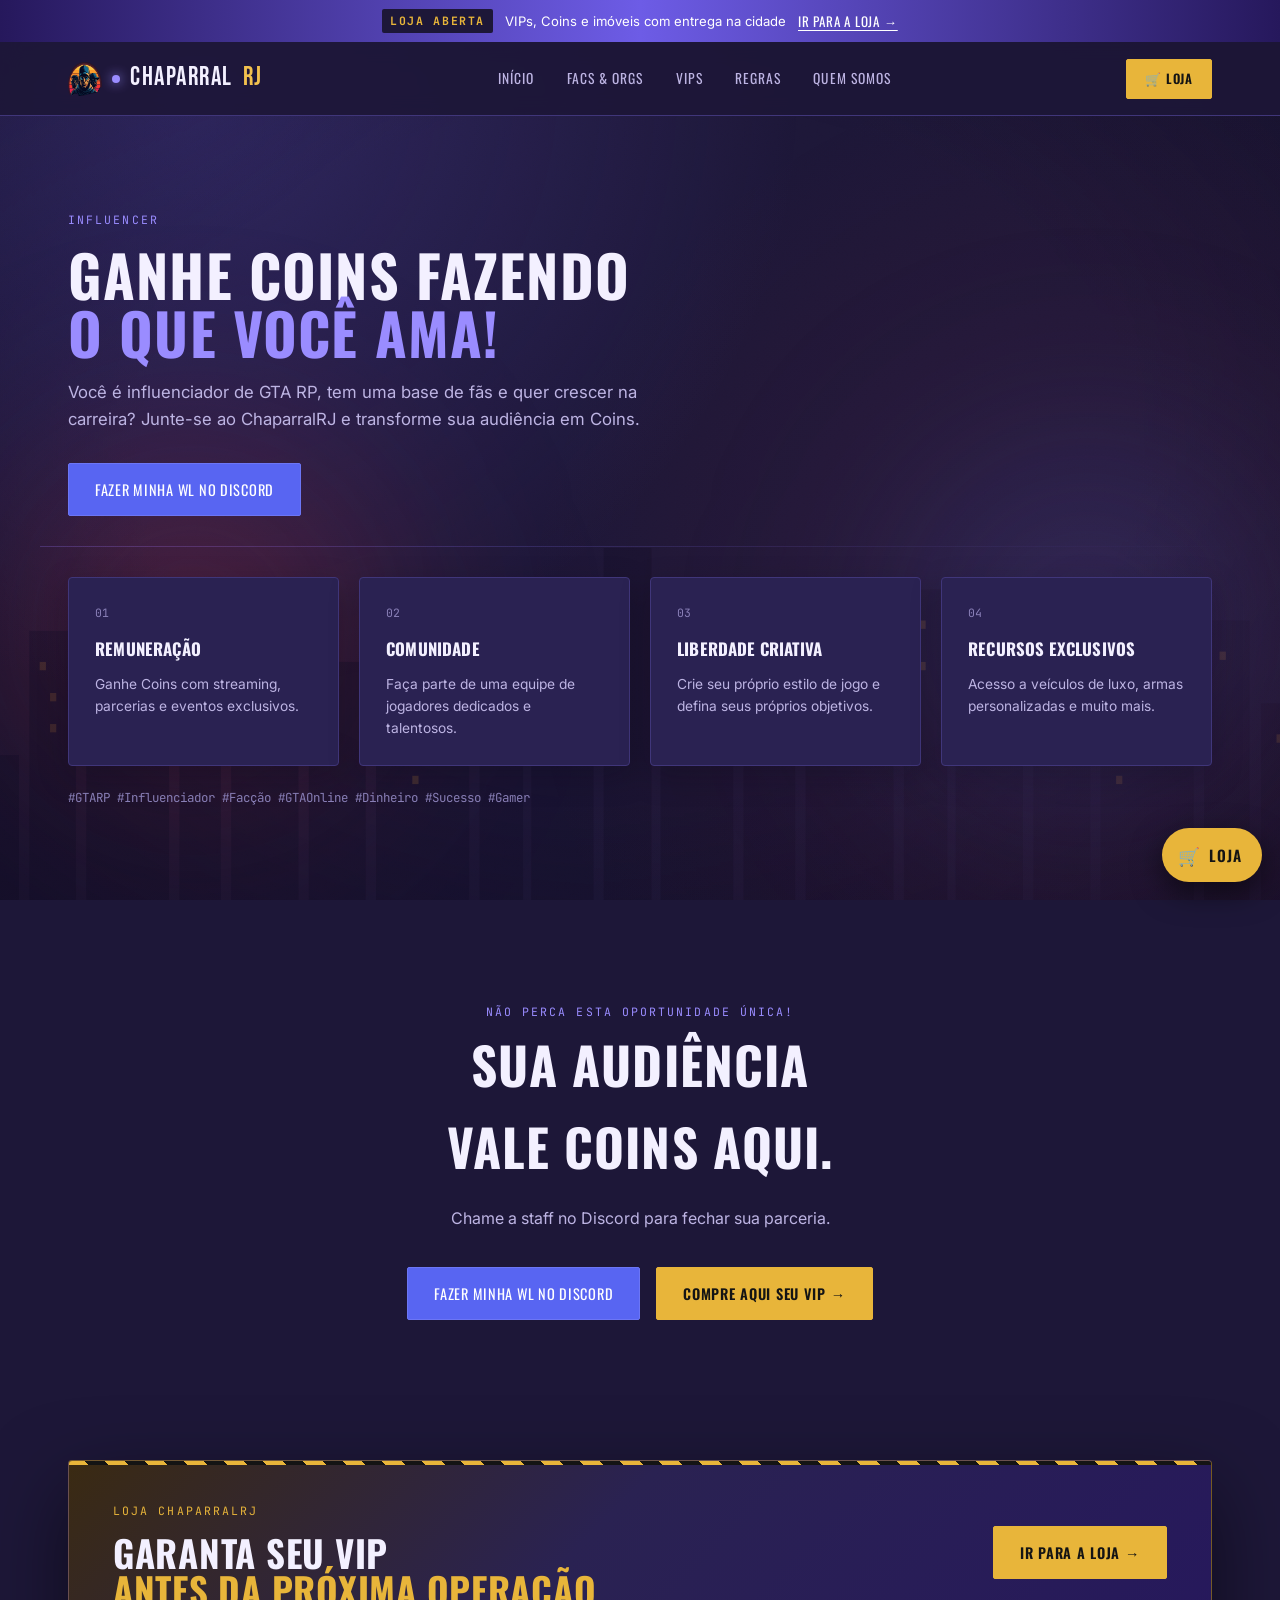
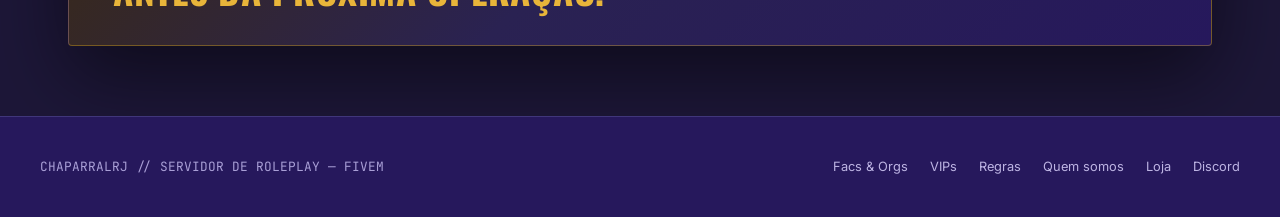
<file: influencer.html>
<!DOCTYPE html>
<html lang="pt-BR">
<head>
<meta charset="UTF-8">
<meta name="robots" content="noindex, nofollow">
<meta name="viewport" content="width=device-width, initial-scale=1.0">
<title>Influencer — ChaparralRJ</title>
<meta name="description" content="Influenciador de GTA RP? Ganhe Coins fazendo o que você ama no ChaparralRJ.">
<meta property="og:type" content="website">
<meta property="og:site_name" content="ChaparralRJ">
<meta property="og:locale" content="pt_BR">
<meta property="og:title" content="Influencer — ChaparralRJ">
<meta property="og:description" content="Influenciador de GTA RP? Ganhe Coins fazendo o que você ama no ChaparralRJ.">
<meta property="og:url" content="https://amigoodidi-png.github.io/chaparralrj-teste/influencer.html">
<meta property="og:image" content="https://amigoodidi-png.github.io/chaparralrj-teste/img/compartilhar.jpg">
<meta property="og:image:width" content="1200">
<meta property="og:image:height" content="630">
<meta property="og:image:alt" content="ChaparralRJ, servidor de RolePlay FiveM">
<meta name="twitter:card" content="summary_large_image">
<meta name="theme-color" content="#26185c">
<link rel="icon" type="image/png" href="img/logo.png">
<link rel="preconnect" href="https://fonts.googleapis.com">
<link rel="preconnect" href="https://fonts.gstatic.com" crossorigin>
<link href="https://fonts.googleapis.com/css2?family=Bebas+Neue&family=Oswald:wght@400;500;600;700&family=Inter:wght@400;500;600;700&family=JetBrains+Mono:wght@400;500&display=swap" rel="stylesheet">
<link rel="stylesheet" href="css/site.css?v=5">
</head>
<body>

<div class="city-bg" aria-hidden="true">
  <svg viewBox="0 0 1600 400" preserveAspectRatio="xMidYMax slice" xmlns="http://www.w3.org/2000/svg">
    <g fill="#000000">
      <rect x="0" y="230" width="70" height="170"/>
      <rect x="80" y="180" width="50" height="220"/>
      <rect x="140" y="260" width="60" height="140"/>
      <rect x="210" y="140" width="45" height="260"/>
      <rect x="265" y="200" width="80" height="200"/>
      <rect x="355" y="90" width="40" height="310"/>
      <rect x="405" y="240" width="65" height="160"/>
      <rect x="480" y="170" width="55" height="230"/>
      <rect x="545" y="220" width="90" height="180"/>
      <rect x="645" y="120" width="42" height="280"/>
      <rect x="695" y="260" width="60" height="140"/>
      <rect x="765" y="60" width="46" height="340"/>
      <rect x="820" y="200" width="70" height="200"/>
      <rect x="900" y="150" width="50" height="250"/>
      <rect x="960" y="240" width="85" height="160"/>
      <rect x="1055" y="100" width="42" height="300"/>
      <rect x="1105" y="220" width="65" height="180"/>
      <rect x="1180" y="170" width="55" height="230"/>
      <rect x="1245" y="250" width="90" height="150"/>
      <rect x="1345" y="130" width="44" height="270"/>
      <rect x="1400" y="210" width="70" height="190"/>
      <rect x="1480" y="180" width="55" height="220"/>
      <rect x="1545" y="255" width="55" height="145"/>
    </g>
    <!-- janelas acesas -->
    <g fill="#c98a2c" opacity="0.55">
      <rect x="10" y="250" width="6" height="8"/>
      <rect x="25" y="270" width="6" height="8"/>
      <rect x="95" y="200" width="6" height="8"/>
      <rect x="95" y="230" width="6" height="8"/>
      <rect x="220" y="170" width="6" height="8"/>
      <rect x="230" y="200" width="6" height="8"/>
      <rect x="230" y="230" width="6" height="8"/>
      <rect x="370" y="120" width="6" height="8"/>
      <rect x="370" y="160" width="6" height="8"/>
      <rect x="370" y="200" width="6" height="8"/>
      <rect x="560" y="250" width="6" height="8"/>
      <rect x="580" y="280" width="6" height="8"/>
      <rect x="660" y="150" width="6" height="8"/>
      <rect x="660" y="190" width="6" height="8"/>
      <rect x="780" y="90" width="6" height="8"/>
      <rect x="780" y="130" width="6" height="8"/>
      <rect x="780" y="170" width="6" height="8"/>
      <rect x="915" y="180" width="6" height="8"/>
      <rect x="915" y="220" width="6" height="8"/>
      <rect x="1070" y="130" width="6" height="8"/>
      <rect x="1070" y="170" width="6" height="8"/>
      <rect x="1195" y="200" width="6" height="8"/>
      <rect x="1260" y="280" width="6" height="8"/>
      <rect x="1360" y="160" width="6" height="8"/>
      <rect x="1415" y="240" width="6" height="8"/>
      <rect x="1495" y="210" width="6" height="8"/>
    </g>
  </svg>
</div>

<a class="aviso-topo" href="loja/index.html"><b>LOJA ABERTA</b> VIPs, Coins e imóveis com entrega na cidade <span>Ir para a loja →</span></a>

<header id="site-header">
  <div class="nav-wrap">
    <a href="index.html" class="brand"><img src="img/logo.png" alt=""><span class="dot"></span>CHAPARRAL<span>RJ</span></a>
    <nav id="menu">
      <ul><li><a href="index.html">Início</a></li><li><a href="faccoes.html">Facs &amp; Orgs</a></li><li><a href="lojas-vips.html">VIPs</a></li><li><a href="regras.html">Regras</a></li><li><a href="quem-somos.html">Quem somos</a></li></ul>
    </nav>
    <a href="loja/index.html" class="nav-cta">🛒 Loja</a>
    <button class="nav-toggle" aria-label="Abrir menu" onclick="document.getElementById('menu').classList.toggle('aberto')">☰</button>
  </div>
</header>

<section class="page-hero">
  <span class="eyebrow">Influencer</span>
  <h1>Ganhe Coins fazendo<br><span class="accent">o que você ama!</span></h1>
  <p class="lede">Você é influenciador de GTA RP, tem uma base de fãs e quer crescer na carreira? Junte-se ao ChaparralRJ e transforme sua audiência em Coins.</p>
  <div class="hero-ctas"><a href="https://discord.gg/Wx2dg5drwc" target="_blank" rel="noopener" class="btn btn-discord">Fazer minha WL no Discord</a></div>
</section>
<div class="divider" style="max-width:1200px; margin:0 auto;"></div>
<section class="tight">
  <div class="grid-4">
    <div class="card reveal"><span class="num">01</span><h3>Remuneração</h3><p>Ganhe Coins com streaming, parcerias e eventos exclusivos.</p></div>
    <div class="card reveal"><span class="num">02</span><h3>Comunidade</h3><p>Faça parte de uma equipe de jogadores dedicados e talentosos.</p></div>
    <div class="card reveal"><span class="num">03</span><h3>Liberdade criativa</h3><p>Crie seu próprio estilo de jogo e defina seus próprios objetivos.</p></div>
    <div class="card reveal"><span class="num">04</span><h3>Recursos exclusivos</h3><p>Acesso a veículos de luxo, armas personalizadas e muito mais.</p></div>
  </div>
  <p class="hashtags reveal">#GTARP #Influenciador #Facção #GTAOnline #Dinheiro #Sucesso #Gamer</p>
</section>
<section class="cta-final reveal">
  <span class="eyebrow">Não perca esta oportunidade única!</span>
  <h2>Sua audiência<br>vale Coins aqui.</h2>
  <p>Chame a staff no Discord para fechar sua parceria.</p>
  <div class="cta-buttons"><a href="https://discord.gg/Wx2dg5drwc" target="_blank" rel="noopener" class="btn btn-discord">Fazer minha WL no Discord</a><a href="loja/index.html" class="btn btn-loja">Compre aqui seu VIP →</a></div>
</section>

<section class="banner-loja mini reveal">
  <div class="banner-inner">
    <div>
      <span class="eyebrow">Loja ChaparralRJ</span>
      <h2>Garanta seu VIP<br><span class="accent">antes da próxima operação.</span></h2>
    </div>
    <a href="loja/index.html" class="btn btn-loja">Ir para a loja →</a>
  </div>
</section>

<a class="loja-flutuante" href="loja/index.html" aria-label="Ir para a loja"><span class="ico">🛒</span><span class="txt">Loja</span></a>

<footer>
  <div class="footer-inner">
    <p>CHAPARRALRJ // SERVIDOR DE ROLEPLAY — FIVEM</p>
    <div class="footer-links">
      <a href="faccoes.html">Facs &amp; Orgs</a>
      <a href="lojas-vips.html">VIPs</a>
      <a href="regras.html">Regras</a>
      <a href="quem-somos.html">Quem somos</a>
      <a href="loja/index.html">Loja</a>
      <a href="https://discord.gg/Wx2dg5drwc" target="_blank" rel="noopener">Discord</a>
    </div>
  </div>
</footer>

<script src="js/site.js?v=4"></script>
</body>
</html>
</file>
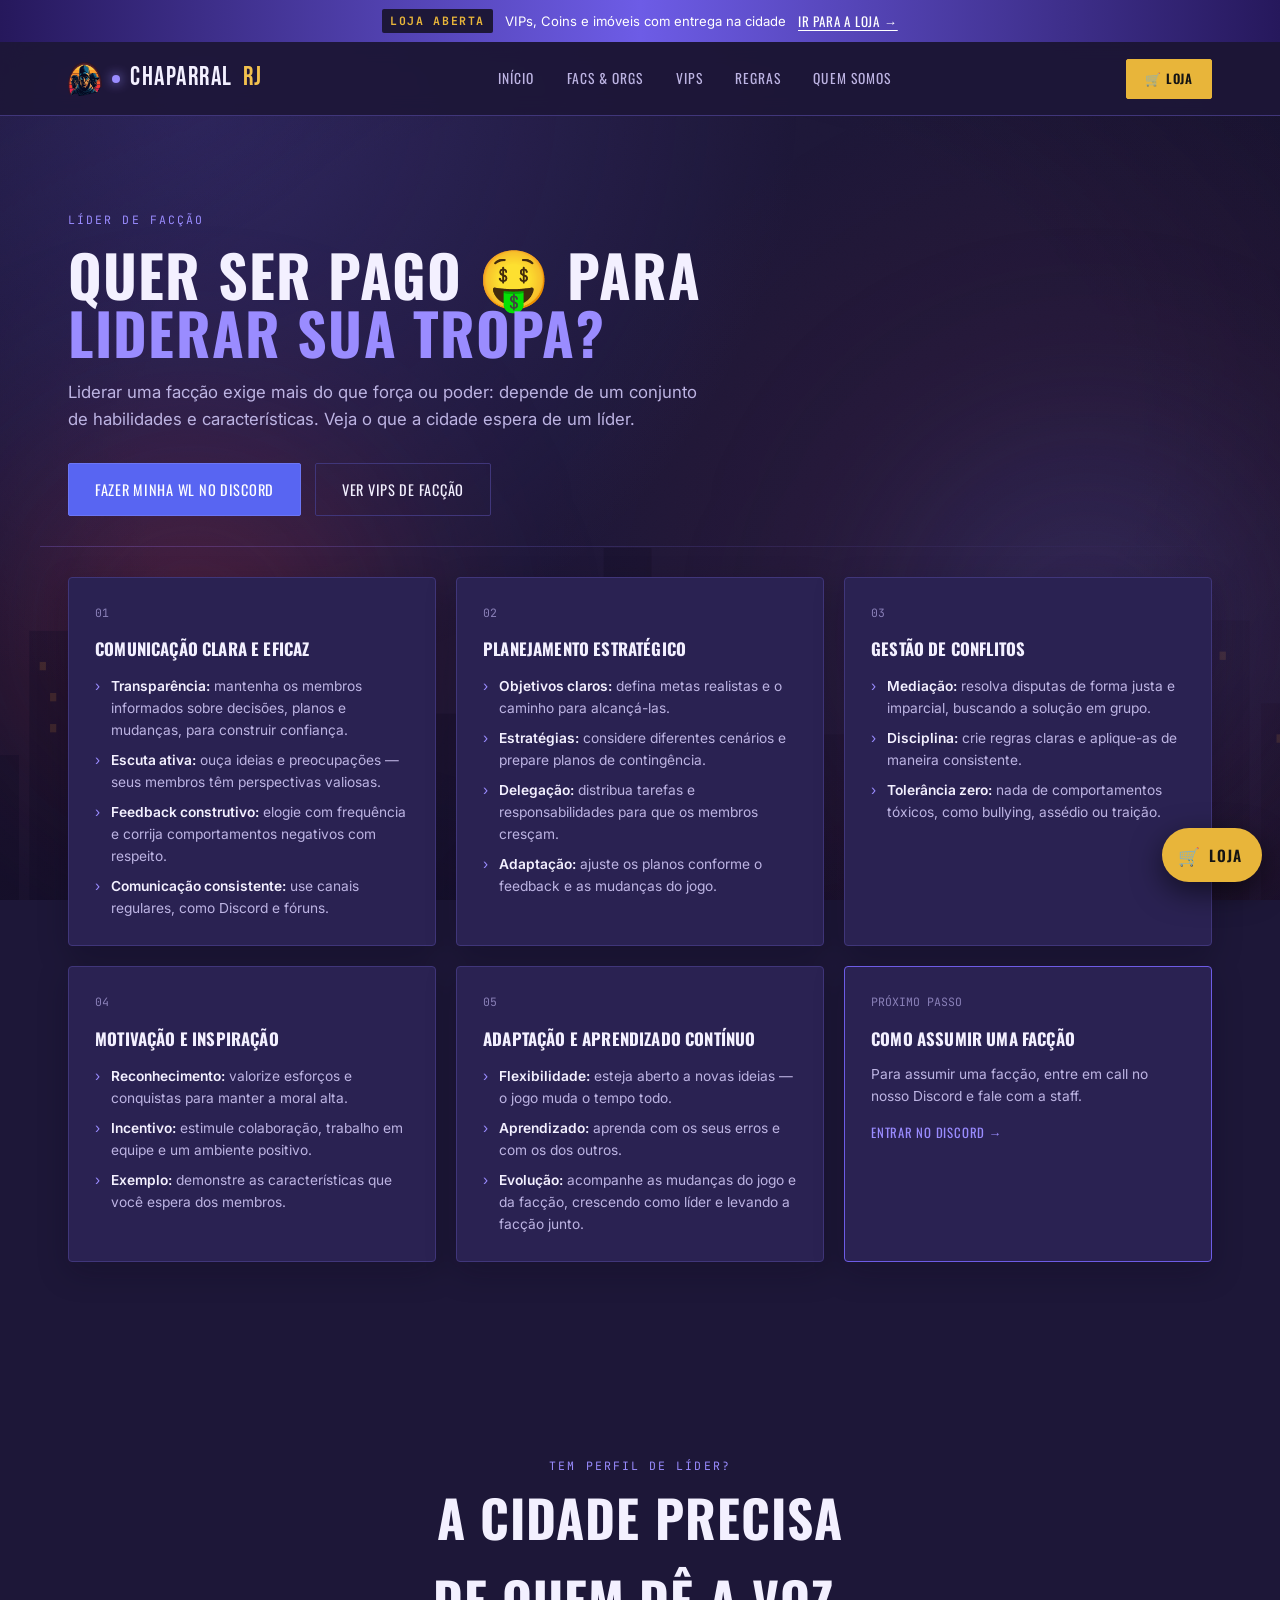
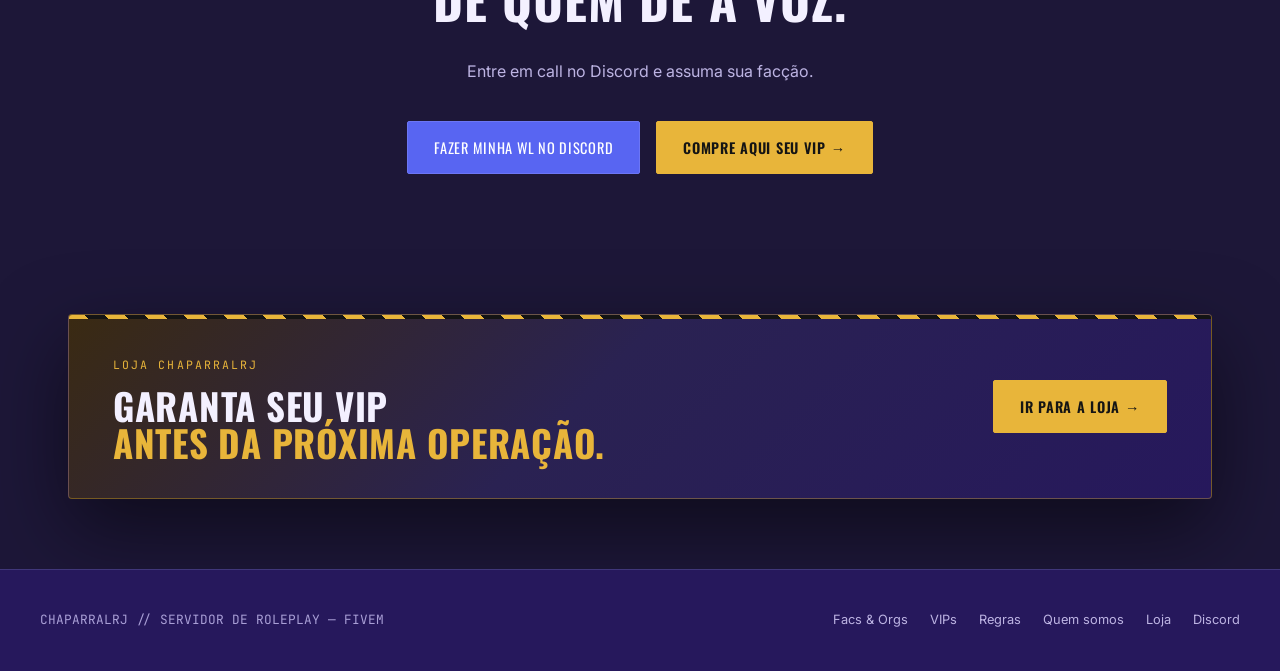
<file: lider-de-faccao.html>
<!DOCTYPE html>
<html lang="pt-BR">
<head>
<meta charset="UTF-8">
<meta name="robots" content="noindex, nofollow">
<meta name="viewport" content="width=device-width, initial-scale=1.0">
<title>Líder de Facção — ChaparralRJ</title>
<meta name="description" content="Quer ser pago para liderar sua tropa na cidade? Veja o que faz um grande líder de facção.">
<meta property="og:type" content="website">
<meta property="og:site_name" content="ChaparralRJ">
<meta property="og:locale" content="pt_BR">
<meta property="og:title" content="Líder de Facção — ChaparralRJ">
<meta property="og:description" content="Quer ser pago para liderar sua tropa na cidade? Veja o que faz um grande líder de facção.">
<meta property="og:url" content="https://amigoodidi-png.github.io/chaparralrj-teste/lider-de-faccao.html">
<meta property="og:image" content="https://amigoodidi-png.github.io/chaparralrj-teste/img/compartilhar.jpg">
<meta property="og:image:width" content="1200">
<meta property="og:image:height" content="630">
<meta property="og:image:alt" content="ChaparralRJ, servidor de RolePlay FiveM">
<meta name="twitter:card" content="summary_large_image">
<meta name="theme-color" content="#26185c">
<link rel="icon" type="image/png" href="img/logo.png">
<link rel="preconnect" href="https://fonts.googleapis.com">
<link rel="preconnect" href="https://fonts.gstatic.com" crossorigin>
<link href="https://fonts.googleapis.com/css2?family=Bebas+Neue&family=Oswald:wght@400;500;600;700&family=Inter:wght@400;500;600;700&family=JetBrains+Mono:wght@400;500&display=swap" rel="stylesheet">
<link rel="stylesheet" href="css/site.css?v=5">
</head>
<body>

<div class="city-bg" aria-hidden="true">
  <svg viewBox="0 0 1600 400" preserveAspectRatio="xMidYMax slice" xmlns="http://www.w3.org/2000/svg">
    <g fill="#000000">
      <rect x="0" y="230" width="70" height="170"/>
      <rect x="80" y="180" width="50" height="220"/>
      <rect x="140" y="260" width="60" height="140"/>
      <rect x="210" y="140" width="45" height="260"/>
      <rect x="265" y="200" width="80" height="200"/>
      <rect x="355" y="90" width="40" height="310"/>
      <rect x="405" y="240" width="65" height="160"/>
      <rect x="480" y="170" width="55" height="230"/>
      <rect x="545" y="220" width="90" height="180"/>
      <rect x="645" y="120" width="42" height="280"/>
      <rect x="695" y="260" width="60" height="140"/>
      <rect x="765" y="60" width="46" height="340"/>
      <rect x="820" y="200" width="70" height="200"/>
      <rect x="900" y="150" width="50" height="250"/>
      <rect x="960" y="240" width="85" height="160"/>
      <rect x="1055" y="100" width="42" height="300"/>
      <rect x="1105" y="220" width="65" height="180"/>
      <rect x="1180" y="170" width="55" height="230"/>
      <rect x="1245" y="250" width="90" height="150"/>
      <rect x="1345" y="130" width="44" height="270"/>
      <rect x="1400" y="210" width="70" height="190"/>
      <rect x="1480" y="180" width="55" height="220"/>
      <rect x="1545" y="255" width="55" height="145"/>
    </g>
    <!-- janelas acesas -->
    <g fill="#c98a2c" opacity="0.55">
      <rect x="10" y="250" width="6" height="8"/>
      <rect x="25" y="270" width="6" height="8"/>
      <rect x="95" y="200" width="6" height="8"/>
      <rect x="95" y="230" width="6" height="8"/>
      <rect x="220" y="170" width="6" height="8"/>
      <rect x="230" y="200" width="6" height="8"/>
      <rect x="230" y="230" width="6" height="8"/>
      <rect x="370" y="120" width="6" height="8"/>
      <rect x="370" y="160" width="6" height="8"/>
      <rect x="370" y="200" width="6" height="8"/>
      <rect x="560" y="250" width="6" height="8"/>
      <rect x="580" y="280" width="6" height="8"/>
      <rect x="660" y="150" width="6" height="8"/>
      <rect x="660" y="190" width="6" height="8"/>
      <rect x="780" y="90" width="6" height="8"/>
      <rect x="780" y="130" width="6" height="8"/>
      <rect x="780" y="170" width="6" height="8"/>
      <rect x="915" y="180" width="6" height="8"/>
      <rect x="915" y="220" width="6" height="8"/>
      <rect x="1070" y="130" width="6" height="8"/>
      <rect x="1070" y="170" width="6" height="8"/>
      <rect x="1195" y="200" width="6" height="8"/>
      <rect x="1260" y="280" width="6" height="8"/>
      <rect x="1360" y="160" width="6" height="8"/>
      <rect x="1415" y="240" width="6" height="8"/>
      <rect x="1495" y="210" width="6" height="8"/>
    </g>
  </svg>
</div>

<a class="aviso-topo" href="loja/index.html"><b>LOJA ABERTA</b> VIPs, Coins e imóveis com entrega na cidade <span>Ir para a loja →</span></a>

<header id="site-header">
  <div class="nav-wrap">
    <a href="index.html" class="brand"><img src="img/logo.png" alt=""><span class="dot"></span>CHAPARRAL<span>RJ</span></a>
    <nav id="menu">
      <ul><li><a href="index.html">Início</a></li><li><a href="faccoes.html">Facs &amp; Orgs</a></li><li><a href="lojas-vips.html">VIPs</a></li><li><a href="regras.html">Regras</a></li><li><a href="quem-somos.html">Quem somos</a></li></ul>
    </nav>
    <a href="loja/index.html" class="nav-cta">🛒 Loja</a>
    <button class="nav-toggle" aria-label="Abrir menu" onclick="document.getElementById('menu').classList.toggle('aberto')">☰</button>
  </div>
</header>

<section class="page-hero">
  <span class="eyebrow">Líder de Facção</span>
  <h1>Quer ser pago 🤑 para<br><span class="accent">liderar sua tropa?</span></h1>
  <p class="lede">Liderar uma facção exige mais do que força ou poder: depende de um conjunto de habilidades e características. Veja o que a cidade espera de um líder.</p>
  <div class="hero-ctas"><a href="https://discord.gg/Wx2dg5drwc" target="_blank" rel="noopener" class="btn btn-discord">Fazer minha WL no Discord</a><a href="vips-faccoes.html" class="btn btn-ghost">Ver VIPs de facção</a></div>
</section>
<div class="divider" style="max-width:1200px; margin:0 auto;"></div>
<section class="tight">
  <div class="grid-3">
    <div class="card reveal">
      <span class="num">01</span>
      <h3>Comunicação clara e eficaz</h3>
      <ul><li><b>Transparência:</b> mantenha os membros informados sobre decisões, planos e mudanças, para construir confiança.</li><li><b>Escuta ativa:</b> ouça ideias e preocupações — seus membros têm perspectivas valiosas.</li><li><b>Feedback construtivo:</b> elogie com frequência e corrija comportamentos negativos com respeito.</li><li><b>Comunicação consistente:</b> use canais regulares, como Discord e fóruns.</li></ul>
    </div>
    <div class="card reveal">
      <span class="num">02</span>
      <h3>Planejamento estratégico</h3>
      <ul><li><b>Objetivos claros:</b> defina metas realistas e o caminho para alcançá-las.</li><li><b>Estratégias:</b> considere diferentes cenários e prepare planos de contingência.</li><li><b>Delegação:</b> distribua tarefas e responsabilidades para que os membros cresçam.</li><li><b>Adaptação:</b> ajuste os planos conforme o feedback e as mudanças do jogo.</li></ul>
    </div>
    <div class="card reveal">
      <span class="num">03</span>
      <h3>Gestão de conflitos</h3>
      <ul><li><b>Mediação:</b> resolva disputas de forma justa e imparcial, buscando a solução em grupo.</li><li><b>Disciplina:</b> crie regras claras e aplique-as de maneira consistente.</li><li><b>Tolerância zero:</b> nada de comportamentos tóxicos, como bullying, assédio ou traição.</li></ul>
    </div>
    <div class="card reveal">
      <span class="num">04</span>
      <h3>Motivação e inspiração</h3>
      <ul><li><b>Reconhecimento:</b> valorize esforços e conquistas para manter a moral alta.</li><li><b>Incentivo:</b> estimule colaboração, trabalho em equipe e um ambiente positivo.</li><li><b>Exemplo:</b> demonstre as características que você espera dos membros.</li></ul>
    </div>
    <div class="card reveal">
      <span class="num">05</span>
      <h3>Adaptação e aprendizado contínuo</h3>
      <ul><li><b>Flexibilidade:</b> esteja aberto a novas ideias — o jogo muda o tempo todo.</li><li><b>Aprendizado:</b> aprenda com os seus erros e com os dos outros.</li><li><b>Evolução:</b> acompanhe as mudanças do jogo e da facção, crescendo como líder e levando a facção junto.</li></ul>
    </div>
    <div class="card reveal" style="border-color:var(--red);">
      <span class="num">PRÓXIMO PASSO</span>
      <h3>Como assumir uma facção</h3>
      <p>Para assumir uma facção, entre em call no nosso Discord e fale com a staff.</p>
      <a href="https://discord.gg/Wx2dg5drwc" target="_blank" rel="noopener" class="mais">Entrar no Discord →</a>
    </div>
  </div>
</section>
<section class="cta-final reveal">
  <span class="eyebrow">Tem perfil de líder?</span>
  <h2>A cidade precisa<br>de quem dê a voz.</h2>
  <p>Entre em call no Discord e assuma sua facção.</p>
  <div class="cta-buttons"><a href="https://discord.gg/Wx2dg5drwc" target="_blank" rel="noopener" class="btn btn-discord">Fazer minha WL no Discord</a><a href="loja/index.html" class="btn btn-loja">Compre aqui seu VIP →</a></div>
</section>

<section class="banner-loja mini reveal">
  <div class="banner-inner">
    <div>
      <span class="eyebrow">Loja ChaparralRJ</span>
      <h2>Garanta seu VIP<br><span class="accent">antes da próxima operação.</span></h2>
    </div>
    <a href="loja/index.html" class="btn btn-loja">Ir para a loja →</a>
  </div>
</section>

<a class="loja-flutuante" href="loja/index.html" aria-label="Ir para a loja"><span class="ico">🛒</span><span class="txt">Loja</span></a>

<footer>
  <div class="footer-inner">
    <p>CHAPARRALRJ // SERVIDOR DE ROLEPLAY — FIVEM</p>
    <div class="footer-links">
      <a href="faccoes.html">Facs &amp; Orgs</a>
      <a href="lojas-vips.html">VIPs</a>
      <a href="regras.html">Regras</a>
      <a href="quem-somos.html">Quem somos</a>
      <a href="loja/index.html">Loja</a>
      <a href="https://discord.gg/Wx2dg5drwc" target="_blank" rel="noopener">Discord</a>
    </div>
  </div>
</footer>

<script src="js/site.js?v=4"></script>
</body>
</html>
</file>
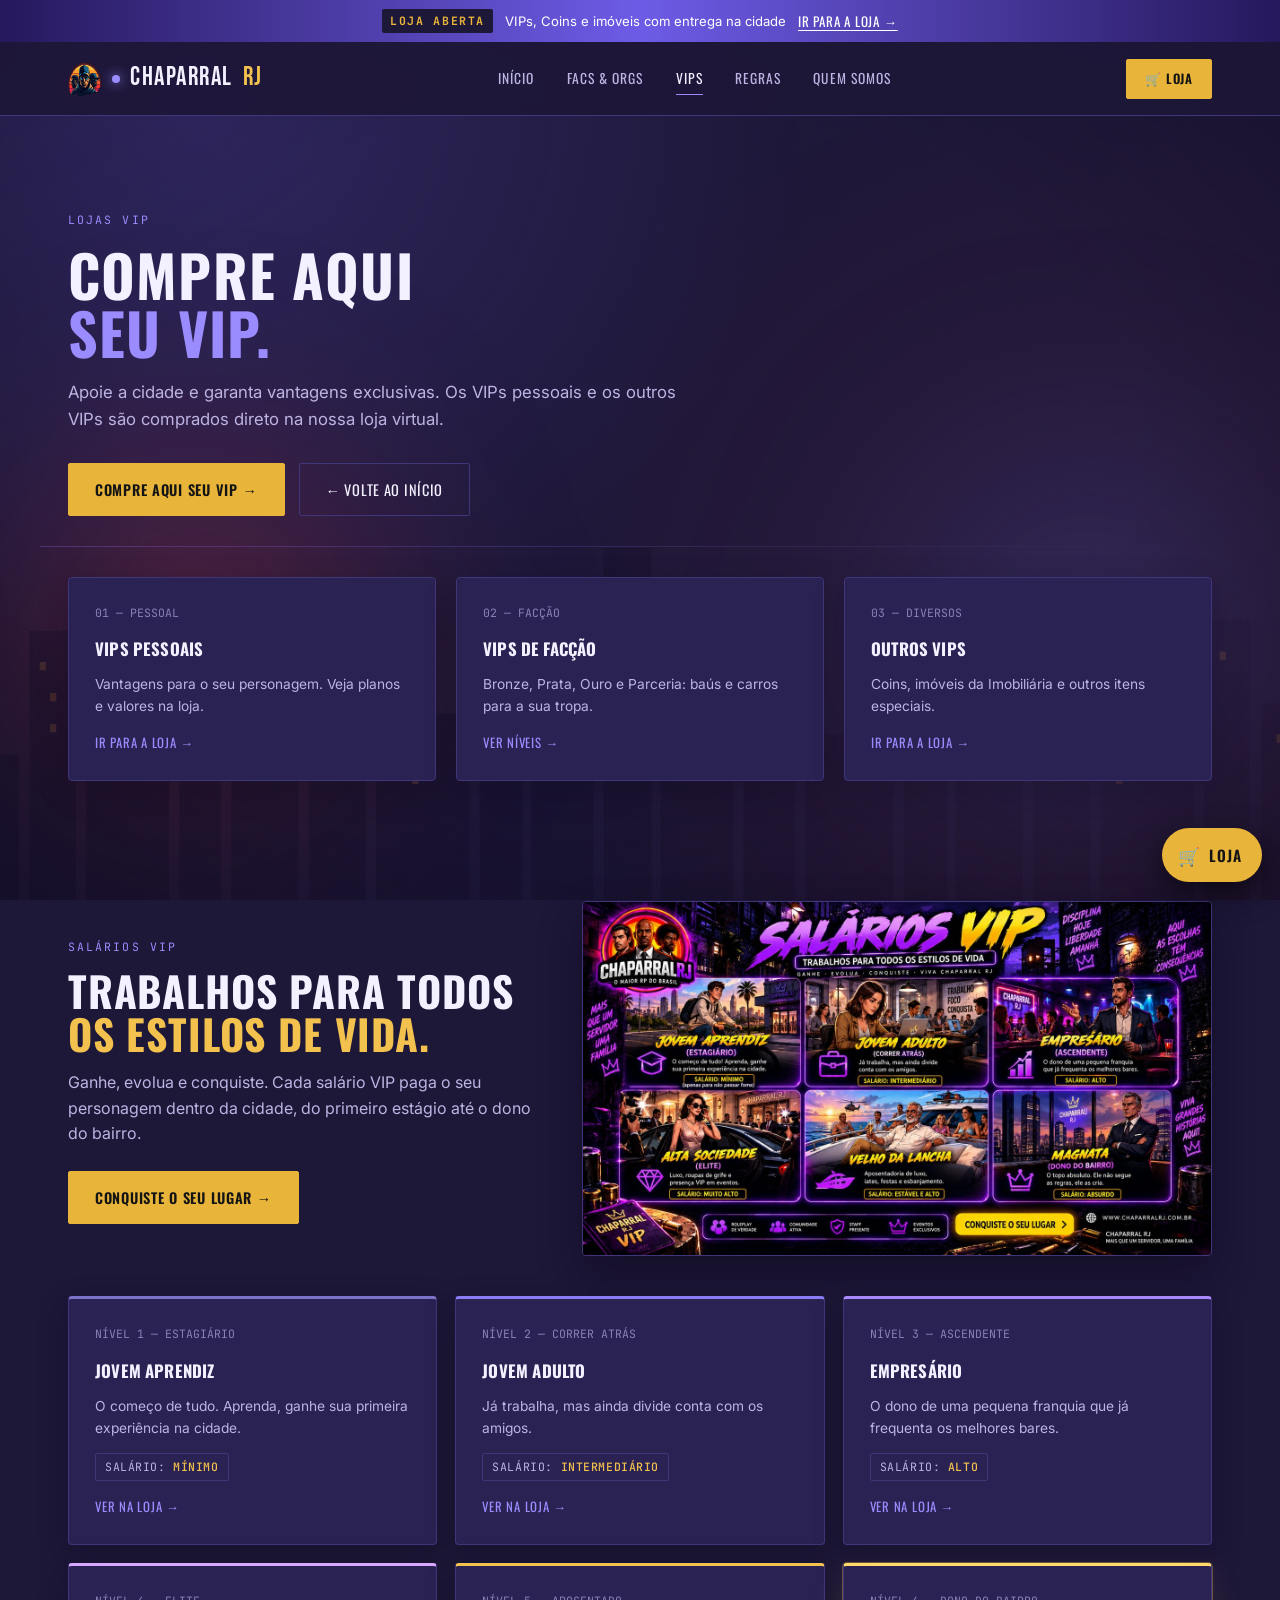
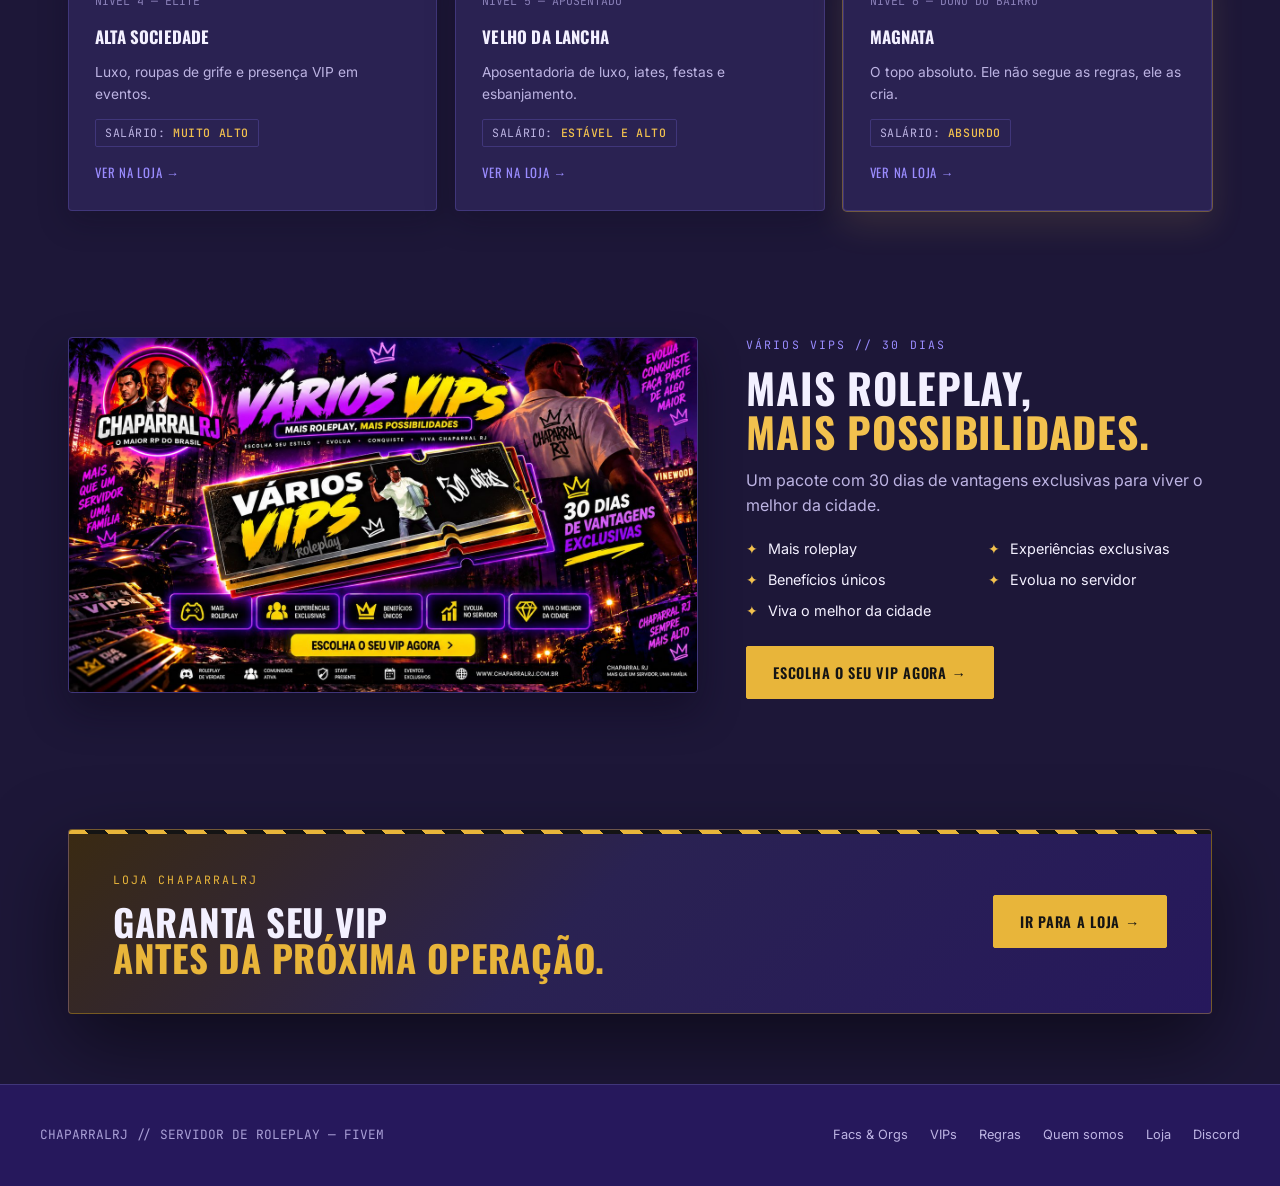
<file: lojas-vips.html>
<!DOCTYPE html>
<html lang="pt-BR">
<head>
<meta charset="UTF-8">
<meta name="robots" content="noindex, nofollow">
<meta name="viewport" content="width=device-width, initial-scale=1.0">
<title>Lojas VIP — ChaparralRJ</title>
<meta name="description" content="VIPs pessoais, VIPs de facção e outros VIPs do ChaparralRJ.">
<meta property="og:type" content="website">
<meta property="og:site_name" content="ChaparralRJ">
<meta property="og:locale" content="pt_BR">
<meta property="og:title" content="Lojas VIP — ChaparralRJ">
<meta property="og:description" content="VIPs pessoais, VIPs de facção e outros VIPs do ChaparralRJ.">
<meta property="og:url" content="https://amigoodidi-png.github.io/chaparralrj-teste/lojas-vips.html">
<meta property="og:image" content="https://amigoodidi-png.github.io/chaparralrj-teste/img/compartilhar.jpg">
<meta property="og:image:width" content="1200">
<meta property="og:image:height" content="630">
<meta property="og:image:alt" content="ChaparralRJ, servidor de RolePlay FiveM">
<meta name="twitter:card" content="summary_large_image">
<meta name="theme-color" content="#26185c">
<link rel="icon" type="image/png" href="img/logo.png">
<link rel="preconnect" href="https://fonts.googleapis.com">
<link rel="preconnect" href="https://fonts.gstatic.com" crossorigin>
<link href="https://fonts.googleapis.com/css2?family=Bebas+Neue&family=Oswald:wght@400;500;600;700&family=Inter:wght@400;500;600;700&family=JetBrains+Mono:wght@400;500&display=swap" rel="stylesheet">
<link rel="stylesheet" href="css/site.css?v=5">
</head>
<body>

<div class="city-bg" aria-hidden="true">
  <svg viewBox="0 0 1600 400" preserveAspectRatio="xMidYMax slice" xmlns="http://www.w3.org/2000/svg">
    <g fill="#000000">
      <rect x="0" y="230" width="70" height="170"/>
      <rect x="80" y="180" width="50" height="220"/>
      <rect x="140" y="260" width="60" height="140"/>
      <rect x="210" y="140" width="45" height="260"/>
      <rect x="265" y="200" width="80" height="200"/>
      <rect x="355" y="90" width="40" height="310"/>
      <rect x="405" y="240" width="65" height="160"/>
      <rect x="480" y="170" width="55" height="230"/>
      <rect x="545" y="220" width="90" height="180"/>
      <rect x="645" y="120" width="42" height="280"/>
      <rect x="695" y="260" width="60" height="140"/>
      <rect x="765" y="60" width="46" height="340"/>
      <rect x="820" y="200" width="70" height="200"/>
      <rect x="900" y="150" width="50" height="250"/>
      <rect x="960" y="240" width="85" height="160"/>
      <rect x="1055" y="100" width="42" height="300"/>
      <rect x="1105" y="220" width="65" height="180"/>
      <rect x="1180" y="170" width="55" height="230"/>
      <rect x="1245" y="250" width="90" height="150"/>
      <rect x="1345" y="130" width="44" height="270"/>
      <rect x="1400" y="210" width="70" height="190"/>
      <rect x="1480" y="180" width="55" height="220"/>
      <rect x="1545" y="255" width="55" height="145"/>
    </g>
    <!-- janelas acesas -->
    <g fill="#c98a2c" opacity="0.55">
      <rect x="10" y="250" width="6" height="8"/>
      <rect x="25" y="270" width="6" height="8"/>
      <rect x="95" y="200" width="6" height="8"/>
      <rect x="95" y="230" width="6" height="8"/>
      <rect x="220" y="170" width="6" height="8"/>
      <rect x="230" y="200" width="6" height="8"/>
      <rect x="230" y="230" width="6" height="8"/>
      <rect x="370" y="120" width="6" height="8"/>
      <rect x="370" y="160" width="6" height="8"/>
      <rect x="370" y="200" width="6" height="8"/>
      <rect x="560" y="250" width="6" height="8"/>
      <rect x="580" y="280" width="6" height="8"/>
      <rect x="660" y="150" width="6" height="8"/>
      <rect x="660" y="190" width="6" height="8"/>
      <rect x="780" y="90" width="6" height="8"/>
      <rect x="780" y="130" width="6" height="8"/>
      <rect x="780" y="170" width="6" height="8"/>
      <rect x="915" y="180" width="6" height="8"/>
      <rect x="915" y="220" width="6" height="8"/>
      <rect x="1070" y="130" width="6" height="8"/>
      <rect x="1070" y="170" width="6" height="8"/>
      <rect x="1195" y="200" width="6" height="8"/>
      <rect x="1260" y="280" width="6" height="8"/>
      <rect x="1360" y="160" width="6" height="8"/>
      <rect x="1415" y="240" width="6" height="8"/>
      <rect x="1495" y="210" width="6" height="8"/>
    </g>
  </svg>
</div>

<a class="aviso-topo" href="loja/index.html"><b>LOJA ABERTA</b> VIPs, Coins e imóveis com entrega na cidade <span>Ir para a loja →</span></a>

<header id="site-header">
  <div class="nav-wrap">
    <a href="index.html" class="brand"><img src="img/logo.png" alt=""><span class="dot"></span>CHAPARRAL<span>RJ</span></a>
    <nav id="menu">
      <ul><li><a href="index.html">Início</a></li><li><a href="faccoes.html">Facs &amp; Orgs</a></li><li><a href="lojas-vips.html" class="ativo">VIPs</a></li><li><a href="regras.html">Regras</a></li><li><a href="quem-somos.html">Quem somos</a></li></ul>
    </nav>
    <a href="loja/index.html" class="nav-cta">🛒 Loja</a>
    <button class="nav-toggle" aria-label="Abrir menu" onclick="document.getElementById('menu').classList.toggle('aberto')">☰</button>
  </div>
</header>

<section class="page-hero">
  <span class="eyebrow">Lojas VIP</span>
  <h1>Compre aqui<br><span class="accent">seu VIP.</span></h1>
  <p class="lede">Apoie a cidade e garanta vantagens exclusivas. Os VIPs pessoais e os outros VIPs são comprados direto na nossa loja virtual.</p>
  <div class="hero-ctas"><a href="loja/index.html?categoria=VIP" class="btn btn-loja">Compre aqui seu VIP →</a><a href="index.html" class="btn btn-ghost">← Volte ao início</a></div>
</section>
<div class="divider" style="max-width:1200px; margin:0 auto;"></div>
<section class="tight">
  <div class="grid-3">
    <a class="card reveal" href="loja/index.html?categoria=VIP">
      <span class="num">01 — PESSOAL</span>
      <h3>VIPs Pessoais</h3>
      <p>Vantagens para o seu personagem. Veja planos e valores na loja.</p>
      <span class="mais">Ir para a loja →</span>
    </a>
    <a class="card reveal" href="vips-faccoes.html">
      <span class="num">02 — FACÇÃO</span>
      <h3>VIPs de Facção</h3>
      <p>Bronze, Prata, Ouro e Parceria: baús e carros para a sua tropa.</p>
      <span class="mais">Ver níveis →</span>
    </a>
    <a class="card reveal" href="loja/index.html">
      <span class="num">03 — DIVERSOS</span>
      <h3>Outros VIPs</h3>
      <p>Coins, imóveis da Imobiliária e outros itens especiais.</p>
      <span class="mais">Ir para a loja →</span>
    </a>
  </div>
</section>

<section class="tight" id="salarios">
  <div class="split-img">
    <div class="reveal">
      <span class="eyebrow">Salários VIP</span>
      <h2 class="titulo-sec">Trabalhos para todos<br><span class="accent">os estilos de vida.</span></h2>
      <p class="texto-sec">Ganhe, evolua e conquiste. Cada salário VIP paga o seu personagem dentro da cidade, do primeiro estágio até o dono do bairro.</p>
      <a href="loja/index.html?categoria=VIP" class="btn btn-loja" style="margin-top:24px;">Conquiste o seu lugar →</a>
    </div>
    <a class="banner-img reveal" href="loja/index.html?categoria=VIP"><img src="img/salarios-vip.jpg" alt="Banner Salários VIP ChaparralRJ" loading="lazy" width="1400" height="788"></a>
  </div>
  <div class="salario-grid">
    <a class="card salario nivel-1 reveal" href="loja/index.html?busca=Jovem+Aprendiz&amp;categoria=VIP">
      <span class="num">NÍVEL 1 — ESTAGIÁRIO</span>
      <h3>Jovem Aprendiz</h3>
      <p>O começo de tudo. Aprenda, ganhe sua primeira experiência na cidade.</p>
      <span class="salario-valor">Salário: <b>Mínimo</b></span>
      <span class="mais">Ver na loja →</span>
    </a>
    <a class="card salario nivel-2 reveal" href="loja/index.html?busca=Jovem+Adulto&amp;categoria=VIP">
      <span class="num">NÍVEL 2 — CORRER ATRÁS</span>
      <h3>Jovem Adulto</h3>
      <p>Já trabalha, mas ainda divide conta com os amigos.</p>
      <span class="salario-valor">Salário: <b>Intermediário</b></span>
      <span class="mais">Ver na loja →</span>
    </a>
    <a class="card salario nivel-3 reveal" href="loja/index.html?busca=Empresário&amp;categoria=VIP">
      <span class="num">NÍVEL 3 — ASCENDENTE</span>
      <h3>Empresário</h3>
      <p>O dono de uma pequena franquia que já frequenta os melhores bares.</p>
      <span class="salario-valor">Salário: <b>Alto</b></span>
      <span class="mais">Ver na loja →</span>
    </a>
    <a class="card salario nivel-4 reveal" href="loja/index.html?busca=Alta+Sociedade&amp;categoria=VIP">
      <span class="num">NÍVEL 4 — ELITE</span>
      <h3>Alta Sociedade</h3>
      <p>Luxo, roupas de grife e presença VIP em eventos.</p>
      <span class="salario-valor">Salário: <b>Muito alto</b></span>
      <span class="mais">Ver na loja →</span>
    </a>
    <a class="card salario nivel-5 reveal" href="loja/index.html?busca=Velho+da+Lancha&amp;categoria=VIP">
      <span class="num">NÍVEL 5 — APOSENTADO</span>
      <h3>Velho da Lancha</h3>
      <p>Aposentadoria de luxo, iates, festas e esbanjamento.</p>
      <span class="salario-valor">Salário: <b>Estável e alto</b></span>
      <span class="mais">Ver na loja →</span>
    </a>
    <a class="card salario nivel-6 reveal" href="loja/index.html?busca=Magnata&amp;categoria=VIP">
      <span class="num">NÍVEL 6 — DONO DO BAIRRO</span>
      <h3>Magnata</h3>
      <p>O topo absoluto. Ele não segue as regras, ele as cria.</p>
      <span class="salario-valor">Salário: <b>Absurdo</b></span>
      <span class="mais">Ver na loja →</span>
    </a>
  </div>
</section>

<section class="tight" id="varios-vips">
  <div class="split-img invertido">
    <a class="banner-img reveal" href="loja/index.html?categoria=VIP"><img src="img/varios-vips.jpg" alt="Banner Vários VIPs ChaparralRJ" loading="lazy" width="1400" height="788"></a>
    <div class="reveal">
      <span class="eyebrow">Vários VIPs // 30 dias</span>
      <h2 class="titulo-sec">Mais roleplay,<br><span class="accent">mais possibilidades.</span></h2>
      <p class="texto-sec">Um pacote com 30 dias de vantagens exclusivas para viver o melhor da cidade.</p>
      <ul class="lista-check">
        <li>Mais roleplay</li><li>Experiências exclusivas</li><li>Benefícios únicos</li><li>Evolua no servidor</li><li>Viva o melhor da cidade</li>
      </ul>
      <a href="loja/index.html?categoria=VIP" class="btn btn-loja" style="margin-top:24px;">Escolha o seu VIP agora →</a>
    </div>
  </div>
</section>

<section class="banner-loja mini reveal">
  <div class="banner-inner">
    <div>
      <span class="eyebrow">Loja ChaparralRJ</span>
      <h2>Garanta seu VIP<br><span class="accent">antes da próxima operação.</span></h2>
    </div>
    <a href="loja/index.html" class="btn btn-loja">Ir para a loja →</a>
  </div>
</section>

<a class="loja-flutuante" href="loja/index.html" aria-label="Ir para a loja"><span class="ico">🛒</span><span class="txt">Loja</span></a>

<footer>
  <div class="footer-inner">
    <p>CHAPARRALRJ // SERVIDOR DE ROLEPLAY — FIVEM</p>
    <div class="footer-links">
      <a href="faccoes.html">Facs &amp; Orgs</a>
      <a href="lojas-vips.html">VIPs</a>
      <a href="regras.html">Regras</a>
      <a href="quem-somos.html">Quem somos</a>
      <a href="loja/index.html">Loja</a>
      <a href="https://discord.gg/Wx2dg5drwc" target="_blank" rel="noopener">Discord</a>
    </div>
  </div>
</footer>

<script src="js/site.js?v=4"></script>
</body>
</html>
</file>
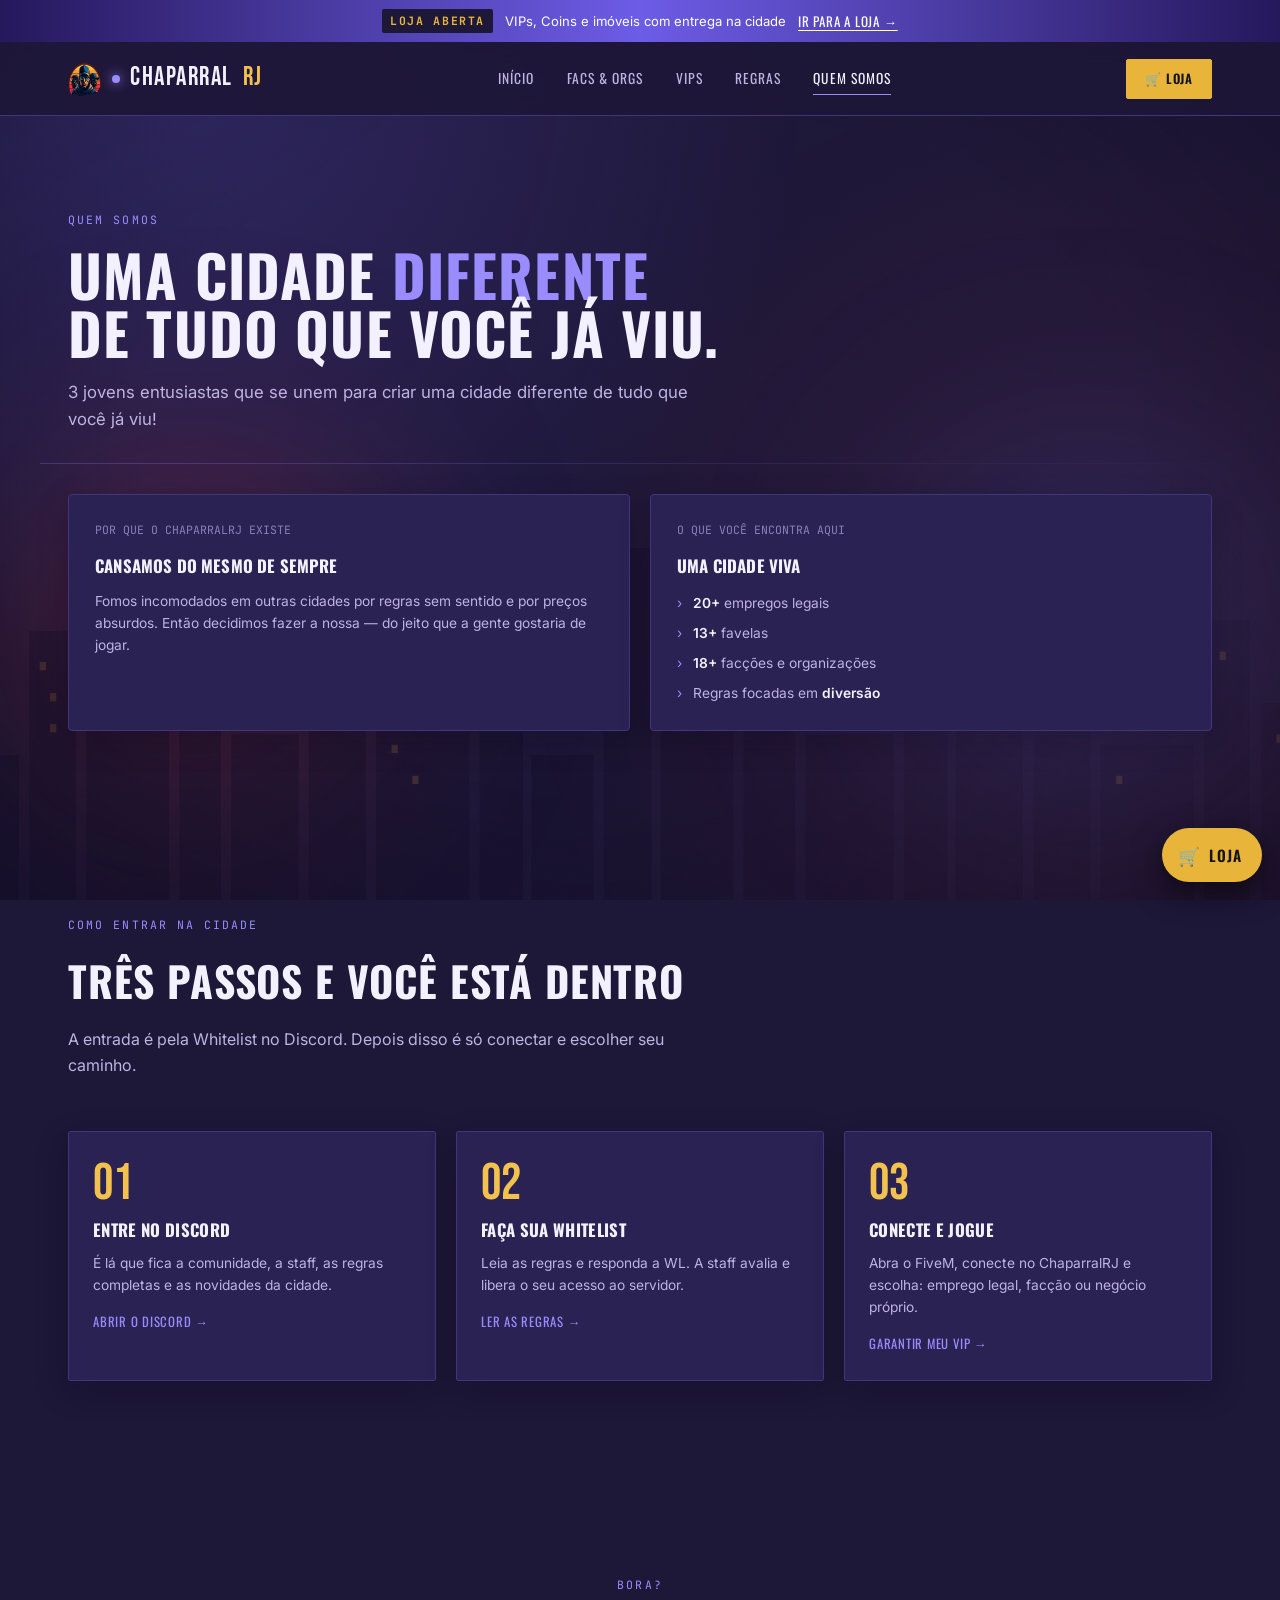
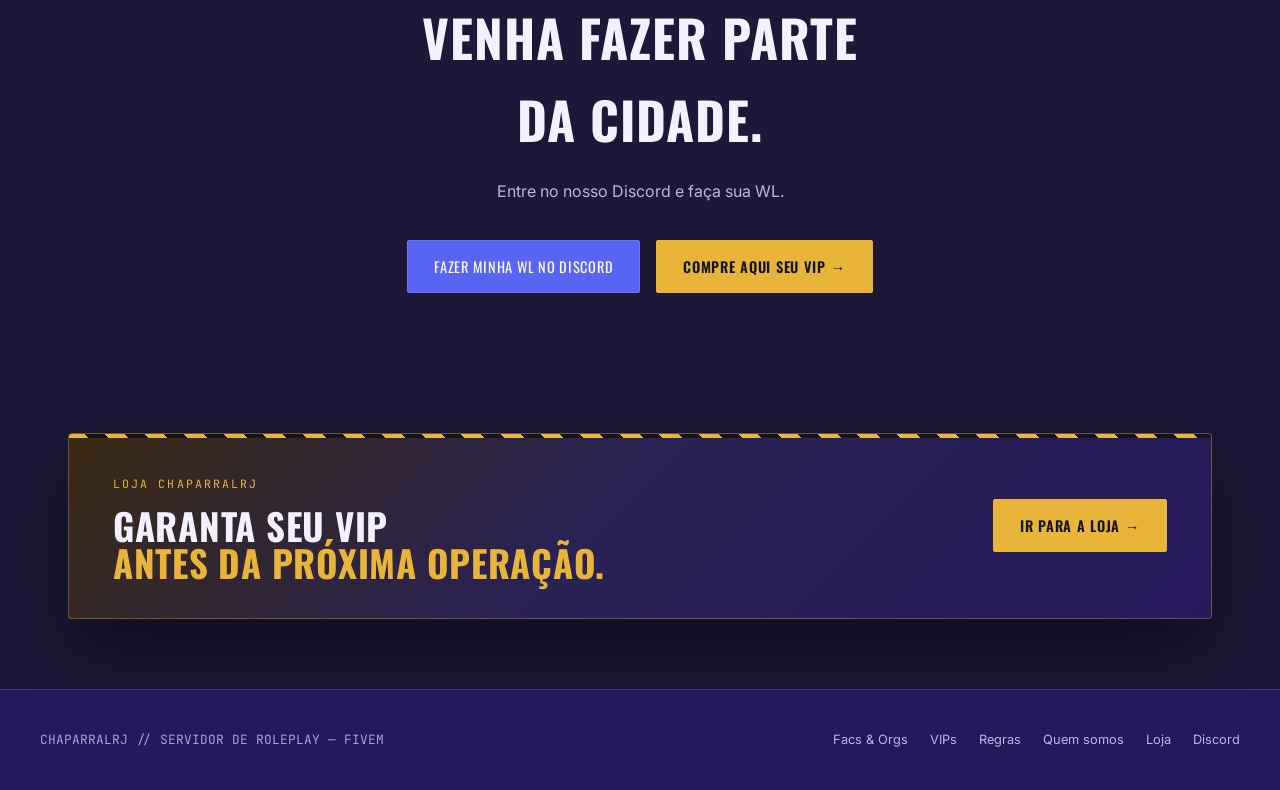
<file: quem-somos.html>
<!DOCTYPE html>
<html lang="pt-BR">
<head>
<meta charset="UTF-8">
<meta name="robots" content="noindex, nofollow">
<meta name="viewport" content="width=device-width, initial-scale=1.0">
<title>Quem somos — ChaparralRJ</title>
<meta name="description" content="3 jovens entusiastas que se unem para criar uma cidade diferente de tudo que você já viu.">
<meta property="og:type" content="website">
<meta property="og:site_name" content="ChaparralRJ">
<meta property="og:locale" content="pt_BR">
<meta property="og:title" content="Quem somos — ChaparralRJ">
<meta property="og:description" content="3 jovens entusiastas que se unem para criar uma cidade diferente de tudo que você já viu.">
<meta property="og:url" content="https://amigoodidi-png.github.io/chaparralrj-teste/quem-somos.html">
<meta property="og:image" content="https://amigoodidi-png.github.io/chaparralrj-teste/img/compartilhar.jpg">
<meta property="og:image:width" content="1200">
<meta property="og:image:height" content="630">
<meta property="og:image:alt" content="ChaparralRJ, servidor de RolePlay FiveM">
<meta name="twitter:card" content="summary_large_image">
<meta name="theme-color" content="#26185c">
<link rel="icon" type="image/png" href="img/logo.png">
<link rel="preconnect" href="https://fonts.googleapis.com">
<link rel="preconnect" href="https://fonts.gstatic.com" crossorigin>
<link href="https://fonts.googleapis.com/css2?family=Bebas+Neue&family=Oswald:wght@400;500;600;700&family=Inter:wght@400;500;600;700&family=JetBrains+Mono:wght@400;500&display=swap" rel="stylesheet">
<link rel="stylesheet" href="css/site.css?v=5">
</head>
<body>

<div class="city-bg" aria-hidden="true">
  <svg viewBox="0 0 1600 400" preserveAspectRatio="xMidYMax slice" xmlns="http://www.w3.org/2000/svg">
    <g fill="#000000">
      <rect x="0" y="230" width="70" height="170"/>
      <rect x="80" y="180" width="50" height="220"/>
      <rect x="140" y="260" width="60" height="140"/>
      <rect x="210" y="140" width="45" height="260"/>
      <rect x="265" y="200" width="80" height="200"/>
      <rect x="355" y="90" width="40" height="310"/>
      <rect x="405" y="240" width="65" height="160"/>
      <rect x="480" y="170" width="55" height="230"/>
      <rect x="545" y="220" width="90" height="180"/>
      <rect x="645" y="120" width="42" height="280"/>
      <rect x="695" y="260" width="60" height="140"/>
      <rect x="765" y="60" width="46" height="340"/>
      <rect x="820" y="200" width="70" height="200"/>
      <rect x="900" y="150" width="50" height="250"/>
      <rect x="960" y="240" width="85" height="160"/>
      <rect x="1055" y="100" width="42" height="300"/>
      <rect x="1105" y="220" width="65" height="180"/>
      <rect x="1180" y="170" width="55" height="230"/>
      <rect x="1245" y="250" width="90" height="150"/>
      <rect x="1345" y="130" width="44" height="270"/>
      <rect x="1400" y="210" width="70" height="190"/>
      <rect x="1480" y="180" width="55" height="220"/>
      <rect x="1545" y="255" width="55" height="145"/>
    </g>
    <!-- janelas acesas -->
    <g fill="#c98a2c" opacity="0.55">
      <rect x="10" y="250" width="6" height="8"/>
      <rect x="25" y="270" width="6" height="8"/>
      <rect x="95" y="200" width="6" height="8"/>
      <rect x="95" y="230" width="6" height="8"/>
      <rect x="220" y="170" width="6" height="8"/>
      <rect x="230" y="200" width="6" height="8"/>
      <rect x="230" y="230" width="6" height="8"/>
      <rect x="370" y="120" width="6" height="8"/>
      <rect x="370" y="160" width="6" height="8"/>
      <rect x="370" y="200" width="6" height="8"/>
      <rect x="560" y="250" width="6" height="8"/>
      <rect x="580" y="280" width="6" height="8"/>
      <rect x="660" y="150" width="6" height="8"/>
      <rect x="660" y="190" width="6" height="8"/>
      <rect x="780" y="90" width="6" height="8"/>
      <rect x="780" y="130" width="6" height="8"/>
      <rect x="780" y="170" width="6" height="8"/>
      <rect x="915" y="180" width="6" height="8"/>
      <rect x="915" y="220" width="6" height="8"/>
      <rect x="1070" y="130" width="6" height="8"/>
      <rect x="1070" y="170" width="6" height="8"/>
      <rect x="1195" y="200" width="6" height="8"/>
      <rect x="1260" y="280" width="6" height="8"/>
      <rect x="1360" y="160" width="6" height="8"/>
      <rect x="1415" y="240" width="6" height="8"/>
      <rect x="1495" y="210" width="6" height="8"/>
    </g>
  </svg>
</div>

<a class="aviso-topo" href="loja/index.html"><b>LOJA ABERTA</b> VIPs, Coins e imóveis com entrega na cidade <span>Ir para a loja →</span></a>

<header id="site-header">
  <div class="nav-wrap">
    <a href="index.html" class="brand"><img src="img/logo.png" alt=""><span class="dot"></span>CHAPARRAL<span>RJ</span></a>
    <nav id="menu">
      <ul><li><a href="index.html">Início</a></li><li><a href="faccoes.html">Facs &amp; Orgs</a></li><li><a href="lojas-vips.html">VIPs</a></li><li><a href="regras.html">Regras</a></li><li><a href="quem-somos.html" class="ativo">Quem somos</a></li></ul>
    </nav>
    <a href="loja/index.html" class="nav-cta">🛒 Loja</a>
    <button class="nav-toggle" aria-label="Abrir menu" onclick="document.getElementById('menu').classList.toggle('aberto')">☰</button>
  </div>
</header>

<section class="page-hero">
  <span class="eyebrow">Quem somos</span>
  <h1>Uma cidade <span class="accent">diferente</span><br>de tudo que você já viu.</h1>
  <p class="lede">3 jovens entusiastas que se unem para criar uma cidade diferente de tudo que você já viu!</p>
  
</section>
<div class="divider" style="max-width:1200px; margin:0 auto;"></div>
<section class="tight">
  <div class="grid-2">
    <div class="card reveal">
      <span class="num">POR QUE O CHAPARRALRJ EXISTE</span>
      <h3>Cansamos do mesmo de sempre</h3>
      <p>Fomos incomodados em outras cidades por regras sem sentido e por preços absurdos. Então decidimos fazer a nossa — do jeito que a gente gostaria de jogar.</p>
    </div>
    <div class="card reveal">
      <span class="num">O QUE VOCÊ ENCONTRA AQUI</span>
      <h3>Uma cidade viva</h3>
      <ul>
        <li><b>20+</b> empregos legais</li>
        <li><b>13+</b> favelas</li>
        <li><b>18+</b> facções e organizações</li>
        <li>Regras focadas em <b>diversão</b></li>
      </ul>
    </div>
  </div>
</section>

<section id="como-entrar">
  <div class="section-head reveal">
    <span class="eyebrow">Como entrar na cidade</span>
    <h2>Três passos e você está dentro</h2>
    <p>A entrada é pela Whitelist no Discord. Depois disso é só conectar e escolher seu caminho.</p>
  </div>
  <div class="passos">
    <div class="passo reveal"><h3>Entre no Discord</h3><p>É lá que fica a comunidade, a staff, as regras completas e as novidades da cidade.</p><a href="https://discord.gg/Wx2dg5drwc" target="_blank" rel="noopener" class="mais">Abrir o Discord →</a></div>
    <div class="passo reveal"><h3>Faça sua Whitelist</h3><p>Leia as regras e responda a WL. A staff avalia e libera o seu acesso ao servidor.</p><a href="regras.html" class="mais">Ler as regras →</a></div>
    <div class="passo reveal"><h3>Conecte e jogue</h3><p>Abra o FiveM, conecte no ChaparralRJ e escolha: emprego legal, facção ou negócio próprio.</p><a href="loja/index.html?categoria=VIP" class="mais">Garantir meu VIP →</a></div>
  </div>
</section>
<section class="cta-final reveal">
  <span class="eyebrow">Bora?</span>
  <h2>Venha fazer parte<br>da cidade.</h2>
  <p>Entre no nosso Discord e faça sua WL.</p>
  <div class="cta-buttons"><a href="https://discord.gg/Wx2dg5drwc" target="_blank" rel="noopener" class="btn btn-discord">Fazer minha WL no Discord</a><a href="loja/index.html" class="btn btn-loja">Compre aqui seu VIP →</a></div>
</section>

<section class="banner-loja mini reveal">
  <div class="banner-inner">
    <div>
      <span class="eyebrow">Loja ChaparralRJ</span>
      <h2>Garanta seu VIP<br><span class="accent">antes da próxima operação.</span></h2>
    </div>
    <a href="loja/index.html" class="btn btn-loja">Ir para a loja →</a>
  </div>
</section>

<a class="loja-flutuante" href="loja/index.html" aria-label="Ir para a loja"><span class="ico">🛒</span><span class="txt">Loja</span></a>

<footer>
  <div class="footer-inner">
    <p>CHAPARRALRJ // SERVIDOR DE ROLEPLAY — FIVEM</p>
    <div class="footer-links">
      <a href="faccoes.html">Facs &amp; Orgs</a>
      <a href="lojas-vips.html">VIPs</a>
      <a href="regras.html">Regras</a>
      <a href="quem-somos.html">Quem somos</a>
      <a href="loja/index.html">Loja</a>
      <a href="https://discord.gg/Wx2dg5drwc" target="_blank" rel="noopener">Discord</a>
    </div>
  </div>
</footer>

<script src="js/site.js?v=4"></script>
</body>
</html>
</file>
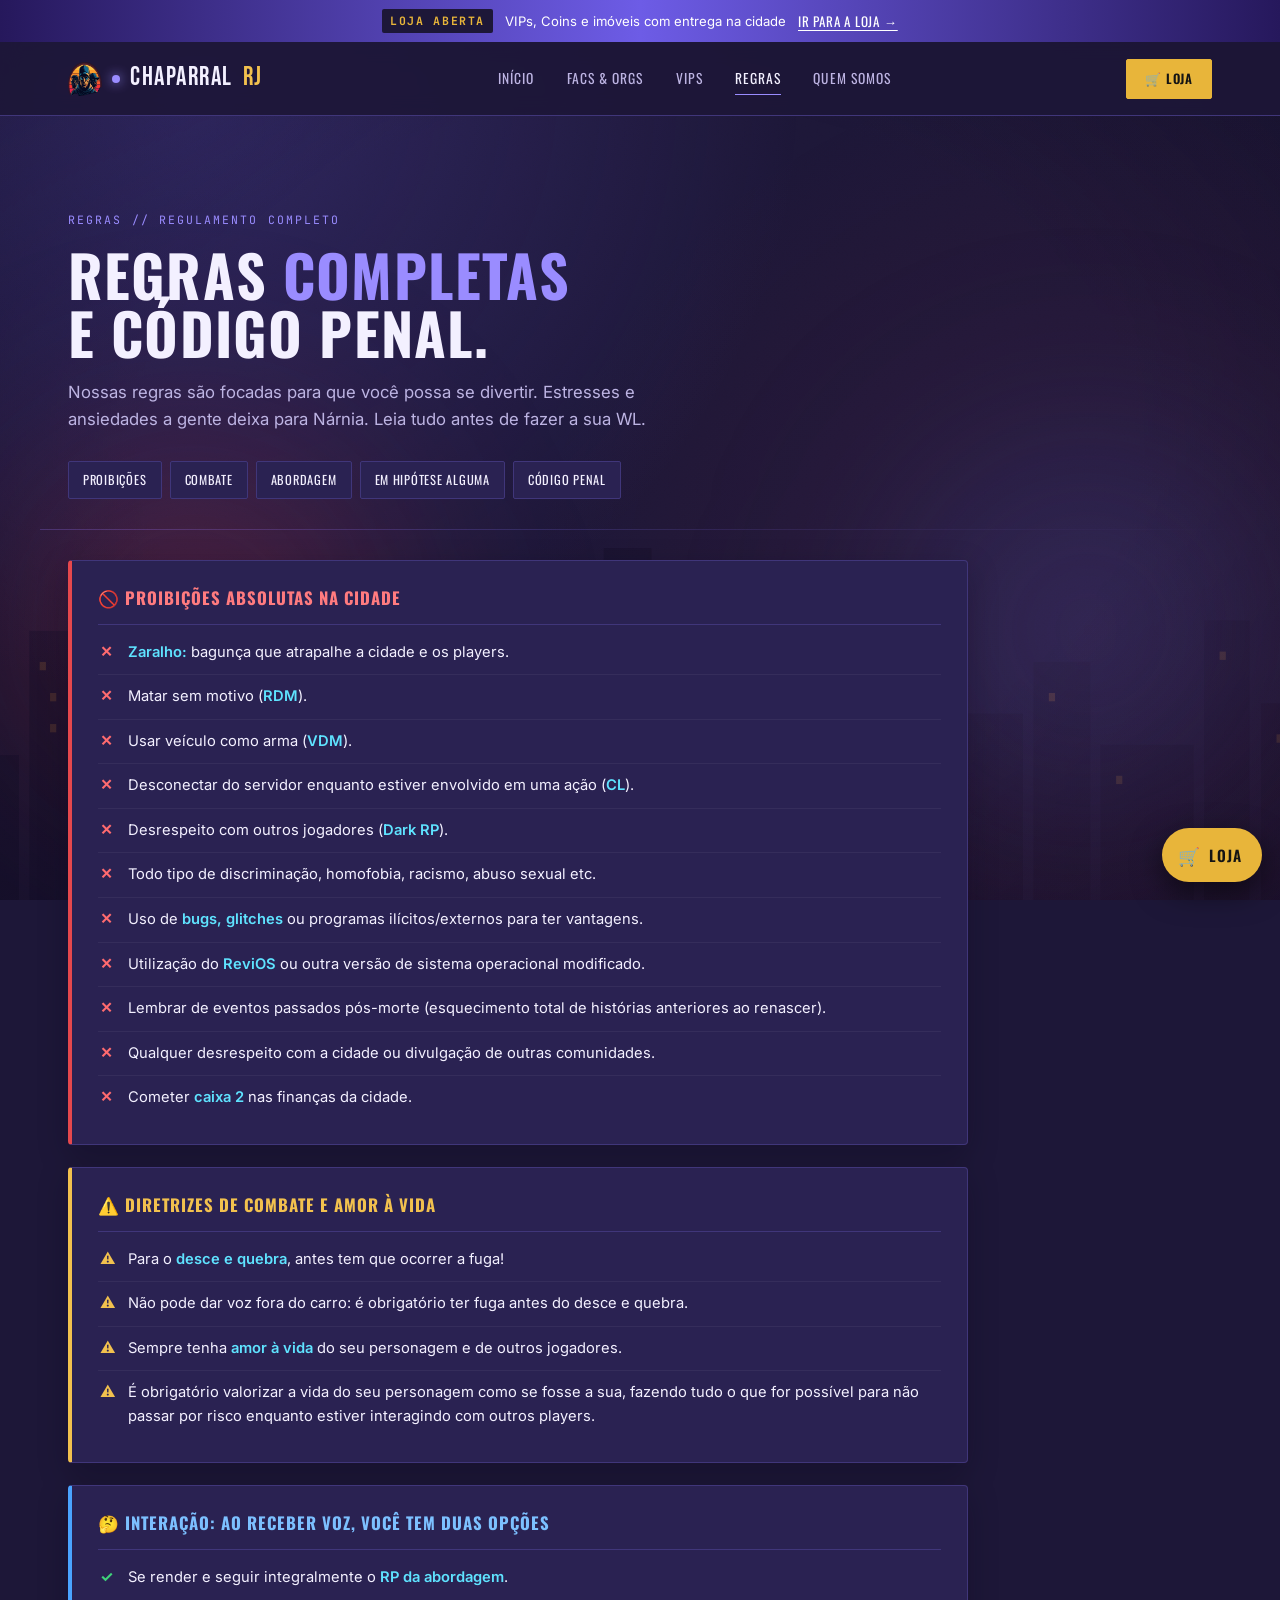
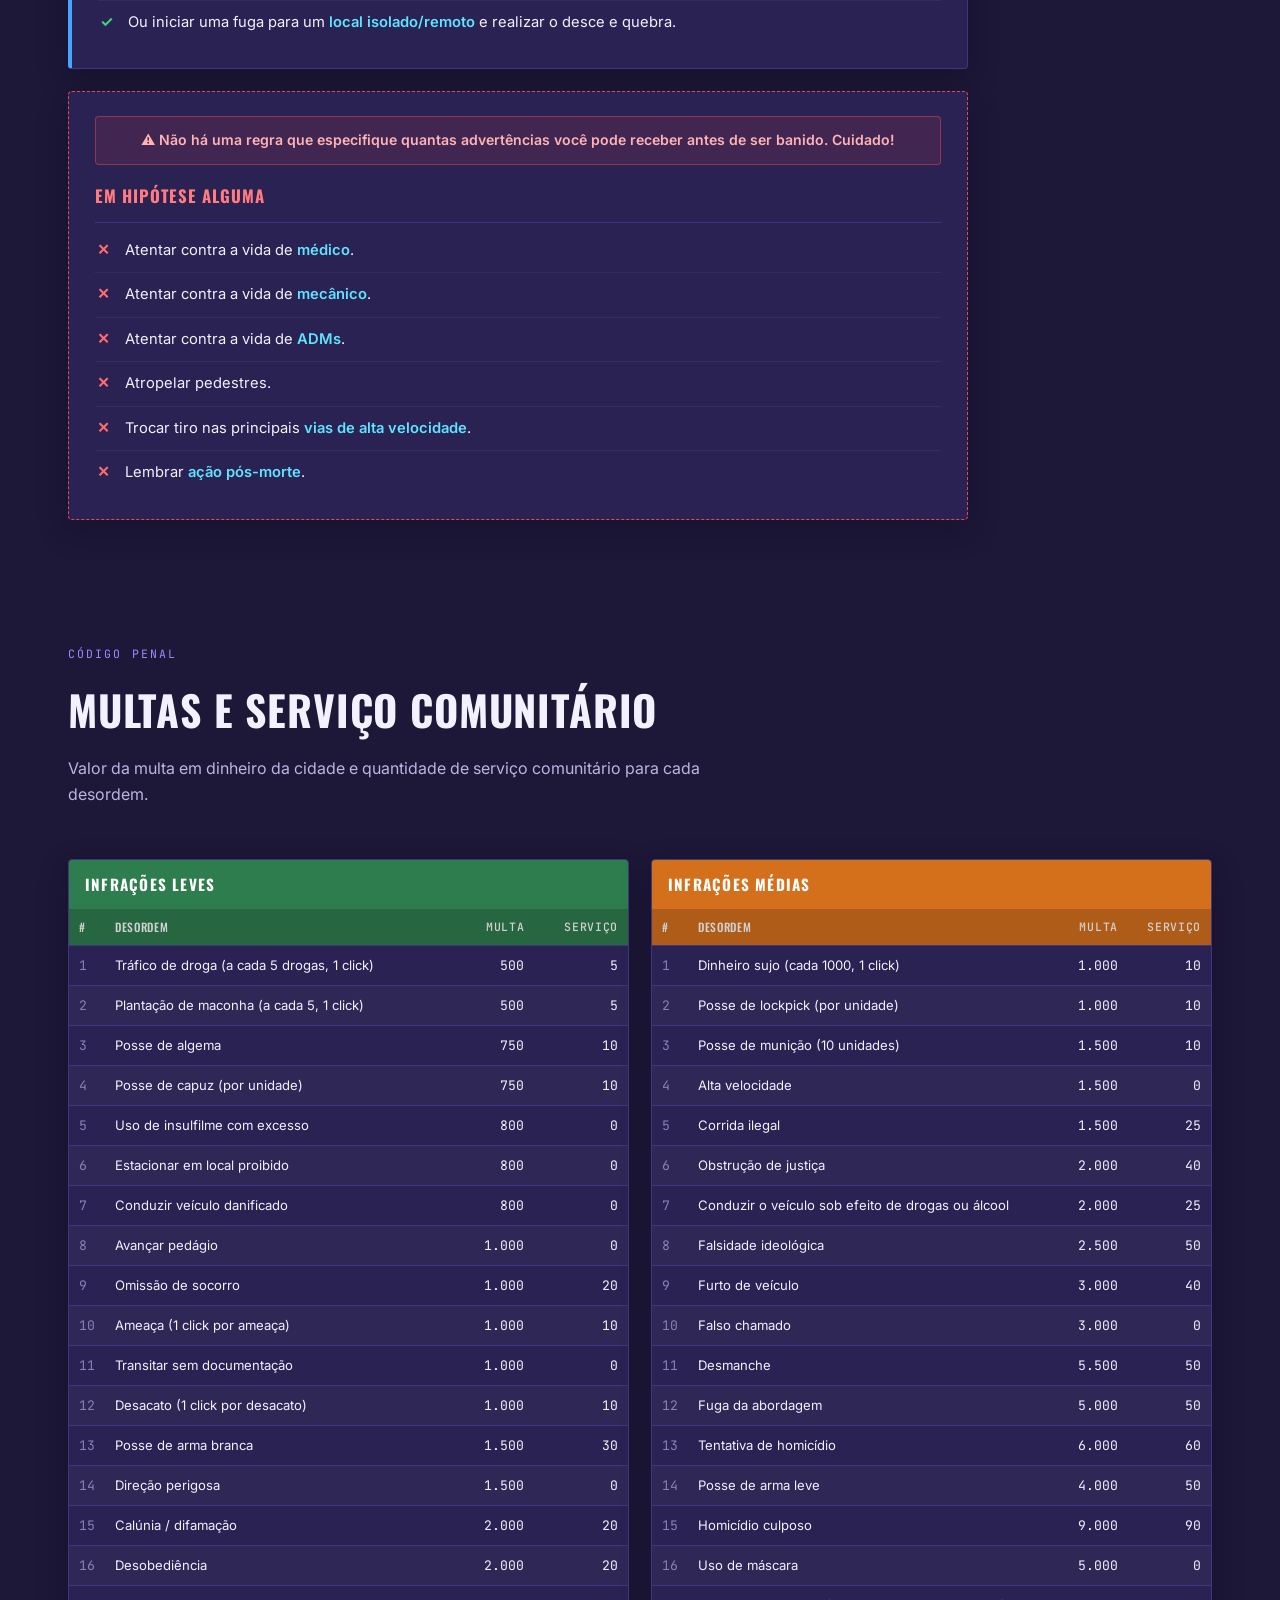
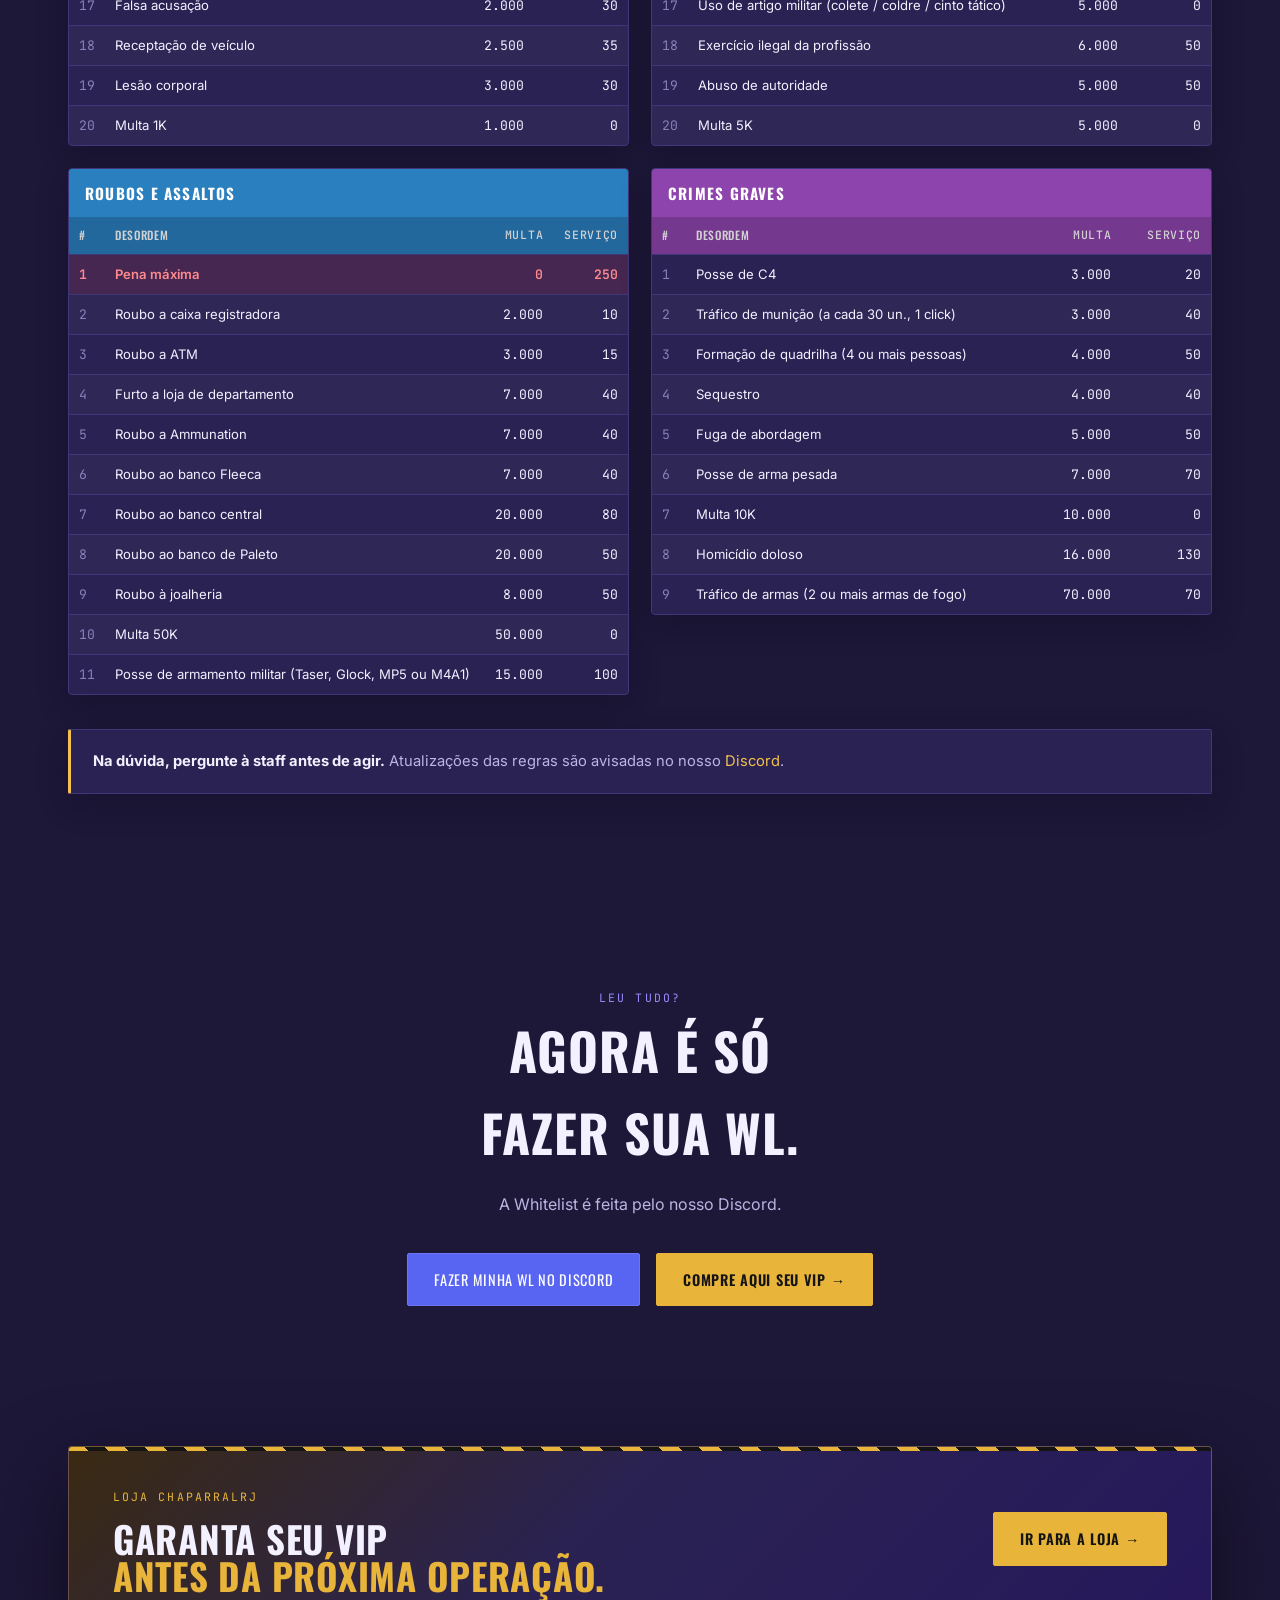
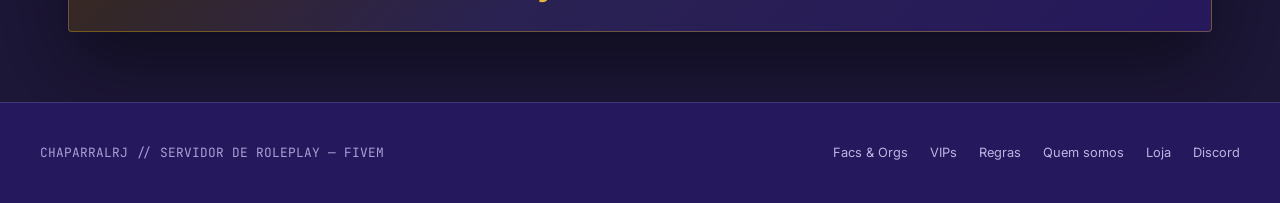
<file: regras-completas.html>
<!DOCTYPE html>
<html lang="pt-BR">
<head>
<meta charset="UTF-8">
<meta name="robots" content="noindex, nofollow">
<meta name="viewport" content="width=device-width, initial-scale=1.0">
<title>Regras completas e código penal — ChaparralRJ</title>
<meta name="description" content="Regras completas do ChaparralRJ: proibições, combate, abordagem e código penal com multas e serviço comunitário.">
<meta property="og:type" content="website">
<meta property="og:site_name" content="ChaparralRJ">
<meta property="og:locale" content="pt_BR">
<meta property="og:title" content="Regras completas e código penal — ChaparralRJ">
<meta property="og:description" content="Regras completas do ChaparralRJ: proibições, combate, abordagem e código penal com multas e serviço comunitário.">
<meta property="og:url" content="https://amigoodidi-png.github.io/chaparralrj-teste/regras-completas.html">
<meta property="og:image" content="https://amigoodidi-png.github.io/chaparralrj-teste/img/compartilhar.jpg">
<meta property="og:image:width" content="1200">
<meta property="og:image:height" content="630">
<meta property="og:image:alt" content="ChaparralRJ, servidor de RolePlay FiveM">
<meta name="twitter:card" content="summary_large_image">
<meta name="theme-color" content="#26185c">
<link rel="icon" type="image/png" href="img/logo.png">
<link rel="preconnect" href="https://fonts.googleapis.com">
<link rel="preconnect" href="https://fonts.gstatic.com" crossorigin>
<link href="https://fonts.googleapis.com/css2?family=Bebas+Neue&family=Oswald:wght@400;500;600;700&family=Inter:wght@400;500;600;700&family=JetBrains+Mono:wght@400;500&display=swap" rel="stylesheet">
<link rel="stylesheet" href="css/site.css?v=5">
</head>
<body>

<div class="city-bg" aria-hidden="true">
  <svg viewBox="0 0 1600 400" preserveAspectRatio="xMidYMax slice" xmlns="http://www.w3.org/2000/svg">
    <g fill="#000000">
      <rect x="0" y="230" width="70" height="170"/>
      <rect x="80" y="180" width="50" height="220"/>
      <rect x="140" y="260" width="60" height="140"/>
      <rect x="210" y="140" width="45" height="260"/>
      <rect x="265" y="200" width="80" height="200"/>
      <rect x="355" y="90" width="40" height="310"/>
      <rect x="405" y="240" width="65" height="160"/>
      <rect x="480" y="170" width="55" height="230"/>
      <rect x="545" y="220" width="90" height="180"/>
      <rect x="645" y="120" width="42" height="280"/>
      <rect x="695" y="260" width="60" height="140"/>
      <rect x="765" y="60" width="46" height="340"/>
      <rect x="820" y="200" width="70" height="200"/>
      <rect x="900" y="150" width="50" height="250"/>
      <rect x="960" y="240" width="85" height="160"/>
      <rect x="1055" y="100" width="42" height="300"/>
      <rect x="1105" y="220" width="65" height="180"/>
      <rect x="1180" y="170" width="55" height="230"/>
      <rect x="1245" y="250" width="90" height="150"/>
      <rect x="1345" y="130" width="44" height="270"/>
      <rect x="1400" y="210" width="70" height="190"/>
      <rect x="1480" y="180" width="55" height="220"/>
      <rect x="1545" y="255" width="55" height="145"/>
    </g>
    <!-- janelas acesas -->
    <g fill="#c98a2c" opacity="0.55">
      <rect x="10" y="250" width="6" height="8"/>
      <rect x="25" y="270" width="6" height="8"/>
      <rect x="95" y="200" width="6" height="8"/>
      <rect x="95" y="230" width="6" height="8"/>
      <rect x="220" y="170" width="6" height="8"/>
      <rect x="230" y="200" width="6" height="8"/>
      <rect x="230" y="230" width="6" height="8"/>
      <rect x="370" y="120" width="6" height="8"/>
      <rect x="370" y="160" width="6" height="8"/>
      <rect x="370" y="200" width="6" height="8"/>
      <rect x="560" y="250" width="6" height="8"/>
      <rect x="580" y="280" width="6" height="8"/>
      <rect x="660" y="150" width="6" height="8"/>
      <rect x="660" y="190" width="6" height="8"/>
      <rect x="780" y="90" width="6" height="8"/>
      <rect x="780" y="130" width="6" height="8"/>
      <rect x="780" y="170" width="6" height="8"/>
      <rect x="915" y="180" width="6" height="8"/>
      <rect x="915" y="220" width="6" height="8"/>
      <rect x="1070" y="130" width="6" height="8"/>
      <rect x="1070" y="170" width="6" height="8"/>
      <rect x="1195" y="200" width="6" height="8"/>
      <rect x="1260" y="280" width="6" height="8"/>
      <rect x="1360" y="160" width="6" height="8"/>
      <rect x="1415" y="240" width="6" height="8"/>
      <rect x="1495" y="210" width="6" height="8"/>
    </g>
  </svg>
</div>

<a class="aviso-topo" href="loja/index.html"><b>LOJA ABERTA</b> VIPs, Coins e imóveis com entrega na cidade <span>Ir para a loja →</span></a>

<header id="site-header">
  <div class="nav-wrap">
    <a href="index.html" class="brand"><img src="img/logo.png" alt=""><span class="dot"></span>CHAPARRAL<span>RJ</span></a>
    <nav id="menu">
      <ul><li><a href="index.html">Início</a></li><li><a href="faccoes.html">Facs &amp; Orgs</a></li><li><a href="lojas-vips.html">VIPs</a></li><li><a href="regras.html" class="ativo">Regras</a></li><li><a href="quem-somos.html">Quem somos</a></li></ul>
    </nav>
    <a href="loja/index.html" class="nav-cta">🛒 Loja</a>
    <button class="nav-toggle" aria-label="Abrir menu" onclick="document.getElementById('menu').classList.toggle('aberto')">☰</button>
  </div>
</header>

<section class="page-hero">
  <span class="eyebrow">Regras // Regulamento completo</span>
  <h1>Regras <span class="accent">completas</span><br>e código penal.</h1>
  <p class="lede">Nossas regras são focadas para que você possa se divertir. Estresses e ansiedades a gente deixa para Nárnia. Leia tudo antes de fazer a sua WL.</p>
  <nav class="indice-regras" aria-label="Seções das regras">
    <a href="#proibicoes">Proibições</a><a href="#combate">Combate</a><a href="#abordagem">Abordagem</a><a href="#hipotese-alguma">Em hipótese alguma</a><a href="#codigo-penal">Código penal</a>
  </nav>
</section>
<div class="divider" style="max-width:1200px; margin:0 auto;"></div>
<section class="tight">
  <div class="regras-blocos">
    <div class="bloco-regra vermelho reveal" id="proibicoes">
      <h2>🚫 Proibições absolutas na cidade</h2>
      <ul class="lista-regra x">
        <li><b class="termo">Zaralho:</b> bagunça que atrapalhe a cidade e os players.</li>
        <li>Matar sem motivo (<b class="termo">RDM</b>).</li>
        <li>Usar veículo como arma (<b class="termo">VDM</b>).</li>
        <li>Desconectar do servidor enquanto estiver envolvido em uma ação (<b class="termo">CL</b>).</li>
        <li>Desrespeito com outros jogadores (<b class="termo">Dark RP</b>).</li>
        <li>Todo tipo de discriminação, homofobia, racismo, abuso sexual etc.</li>
        <li>Uso de <b class="termo">bugs, glitches</b> ou programas ilícitos/externos para ter vantagens.</li>
        <li>Utilização do <b class="termo">ReviOS</b> ou outra versão de sistema operacional modificado.</li>
        <li>Lembrar de eventos passados pós-morte (esquecimento total de histórias anteriores ao renascer).</li>
        <li>Qualquer desrespeito com a cidade ou divulgação de outras comunidades.</li>
        <li>Cometer <b class="termo">caixa 2</b> nas finanças da cidade.</li>
      </ul>
    </div>
    <div class="bloco-regra amarelo reveal" id="combate">
      <h2>⚠️ Diretrizes de combate e amor à vida</h2>
      <ul class="lista-regra alerta">
        <li>Para o <b class="termo">desce e quebra</b>, antes tem que ocorrer a fuga!</li>
        <li>Não pode dar voz fora do carro: é obrigatório ter fuga antes do desce e quebra.</li>
        <li>Sempre tenha <b class="termo">amor à vida</b> do seu personagem e de outros jogadores.</li>
        <li>É obrigatório valorizar a vida do seu personagem como se fosse a sua, fazendo tudo o que for possível para não passar por risco enquanto estiver interagindo com outros players.</li>
      </ul>
    </div>
    <div class="bloco-regra azul reveal" id="abordagem">
      <h2>🤔 Interação: ao receber voz, você tem duas opções</h2>
      <ul class="lista-regra ok">
        <li>Se render e seguir integralmente o <b class="termo">RP da abordagem</b>.</li>
        <li>Ou iniciar uma fuga para um <b class="termo">local isolado/remoto</b> e realizar o desce e quebra.</li>
      </ul>
    </div>
    <div class="bloco-regra vermelho tracejado reveal" id="hipotese-alguma">
      <p class="alerta-ban">⚠️ Não há uma regra que especifique quantas advertências você pode receber antes de ser banido. Cuidado!</p>
      <h2>Em hipótese alguma</h2>
      <ul class="lista-regra x">
        <li>Atentar contra a vida de <b class="termo">médico</b>.</li>
        <li>Atentar contra a vida de <b class="termo">mecânico</b>.</li>
        <li>Atentar contra a vida de <b class="termo">ADMs</b>.</li>
        <li>Atropelar pedestres.</li>
        <li>Trocar tiro nas principais <b class="termo">vias de alta velocidade</b>.</li>
        <li>Lembrar <b class="termo">ação pós-morte</b>.</li>
      </ul>
    </div>
  </div>
</section>

<section class="tight" id="codigo-penal">
  <div class="section-head reveal">
    <span class="eyebrow">Código penal</span>
    <h2>Multas e serviço comunitário</h2>
    <p>Valor da multa em dinheiro da cidade e quantidade de serviço comunitário para cada desordem.</p>
  </div>
  <div class="tabelas-penal">
    <div class="tabela-penal verde reveal" id="tabela-leves">
      <h3>Infrações leves</h3>
      <div class="tabela-scroll"><table>
        <thead><tr><th>#</th><th>Desordem</th><th>Multa</th><th>Serviço</th></tr></thead>
        <tbody>
          <tr><td class="n">1</td><td>Tráfico de droga (a cada 5 drogas, 1 click)</td><td class="v">500</td><td class="v">5</td></tr>
          <tr><td class="n">2</td><td>Plantação de maconha (a cada 5, 1 click)</td><td class="v">500</td><td class="v">5</td></tr>
          <tr><td class="n">3</td><td>Posse de algema</td><td class="v">750</td><td class="v">10</td></tr>
          <tr><td class="n">4</td><td>Posse de capuz (por unidade)</td><td class="v">750</td><td class="v">10</td></tr>
          <tr><td class="n">5</td><td>Uso de insulfilme com excesso</td><td class="v">800</td><td class="v">0</td></tr>
          <tr><td class="n">6</td><td>Estacionar em local proibido</td><td class="v">800</td><td class="v">0</td></tr>
          <tr><td class="n">7</td><td>Conduzir veículo danificado</td><td class="v">800</td><td class="v">0</td></tr>
          <tr><td class="n">8</td><td>Avançar pedágio</td><td class="v">1.000</td><td class="v">0</td></tr>
          <tr><td class="n">9</td><td>Omissão de socorro</td><td class="v">1.000</td><td class="v">20</td></tr>
          <tr><td class="n">10</td><td>Ameaça (1 click por ameaça)</td><td class="v">1.000</td><td class="v">10</td></tr>
          <tr><td class="n">11</td><td>Transitar sem documentação</td><td class="v">1.000</td><td class="v">0</td></tr>
          <tr><td class="n">12</td><td>Desacato (1 click por desacato)</td><td class="v">1.000</td><td class="v">10</td></tr>
          <tr><td class="n">13</td><td>Posse de arma branca</td><td class="v">1.500</td><td class="v">30</td></tr>
          <tr><td class="n">14</td><td>Direção perigosa</td><td class="v">1.500</td><td class="v">0</td></tr>
          <tr><td class="n">15</td><td>Calúnia / difamação</td><td class="v">2.000</td><td class="v">20</td></tr>
          <tr><td class="n">16</td><td>Desobediência</td><td class="v">2.000</td><td class="v">20</td></tr>
          <tr><td class="n">17</td><td>Falsa acusação</td><td class="v">2.000</td><td class="v">30</td></tr>
          <tr><td class="n">18</td><td>Receptação de veículo</td><td class="v">2.500</td><td class="v">35</td></tr>
          <tr><td class="n">19</td><td>Lesão corporal</td><td class="v">3.000</td><td class="v">30</td></tr>
          <tr><td class="n">20</td><td>Multa 1K</td><td class="v">1.000</td><td class="v">0</td></tr>
        </tbody>
      </table></div>
    </div>
    <div class="tabela-penal laranja reveal" id="tabela-medias">
      <h3>Infrações médias</h3>
      <div class="tabela-scroll"><table>
        <thead><tr><th>#</th><th>Desordem</th><th>Multa</th><th>Serviço</th></tr></thead>
        <tbody>
          <tr><td class="n">1</td><td>Dinheiro sujo (cada 1000, 1 click)</td><td class="v">1.000</td><td class="v">10</td></tr>
          <tr><td class="n">2</td><td>Posse de lockpick (por unidade)</td><td class="v">1.000</td><td class="v">10</td></tr>
          <tr><td class="n">3</td><td>Posse de munição (10 unidades)</td><td class="v">1.500</td><td class="v">10</td></tr>
          <tr><td class="n">4</td><td>Alta velocidade</td><td class="v">1.500</td><td class="v">0</td></tr>
          <tr><td class="n">5</td><td>Corrida ilegal</td><td class="v">1.500</td><td class="v">25</td></tr>
          <tr><td class="n">6</td><td>Obstrução de justiça</td><td class="v">2.000</td><td class="v">40</td></tr>
          <tr><td class="n">7</td><td>Conduzir o veículo sob efeito de drogas ou álcool</td><td class="v">2.000</td><td class="v">25</td></tr>
          <tr><td class="n">8</td><td>Falsidade ideológica</td><td class="v">2.500</td><td class="v">50</td></tr>
          <tr><td class="n">9</td><td>Furto de veículo</td><td class="v">3.000</td><td class="v">40</td></tr>
          <tr><td class="n">10</td><td>Falso chamado</td><td class="v">3.000</td><td class="v">0</td></tr>
          <tr><td class="n">11</td><td>Desmanche</td><td class="v">5.500</td><td class="v">50</td></tr>
          <tr><td class="n">12</td><td>Fuga da abordagem</td><td class="v">5.000</td><td class="v">50</td></tr>
          <tr><td class="n">13</td><td>Tentativa de homicídio</td><td class="v">6.000</td><td class="v">60</td></tr>
          <tr><td class="n">14</td><td>Posse de arma leve</td><td class="v">4.000</td><td class="v">50</td></tr>
          <tr><td class="n">15</td><td>Homicídio culposo</td><td class="v">9.000</td><td class="v">90</td></tr>
          <tr><td class="n">16</td><td>Uso de máscara</td><td class="v">5.000</td><td class="v">0</td></tr>
          <tr><td class="n">17</td><td>Uso de artigo militar (colete / coldre / cinto tático)</td><td class="v">5.000</td><td class="v">0</td></tr>
          <tr><td class="n">18</td><td>Exercício ilegal da profissão</td><td class="v">6.000</td><td class="v">50</td></tr>
          <tr><td class="n">19</td><td>Abuso de autoridade</td><td class="v">5.000</td><td class="v">50</td></tr>
          <tr><td class="n">20</td><td>Multa 5K</td><td class="v">5.000</td><td class="v">0</td></tr>
        </tbody>
      </table></div>
    </div>
    <div class="tabela-penal azul reveal" id="tabela-roubos">
      <h3>Roubos e assaltos</h3>
      <div class="tabela-scroll"><table>
        <thead><tr><th>#</th><th>Desordem</th><th>Multa</th><th>Serviço</th></tr></thead>
        <tbody>
          <tr class="pena-max"><td class="n">1</td><td>Pena máxima</td><td class="v">0</td><td class="v">250</td></tr>
          <tr><td class="n">2</td><td>Roubo a caixa registradora</td><td class="v">2.000</td><td class="v">10</td></tr>
          <tr><td class="n">3</td><td>Roubo a ATM</td><td class="v">3.000</td><td class="v">15</td></tr>
          <tr><td class="n">4</td><td>Furto a loja de departamento</td><td class="v">7.000</td><td class="v">40</td></tr>
          <tr><td class="n">5</td><td>Roubo a Ammunation</td><td class="v">7.000</td><td class="v">40</td></tr>
          <tr><td class="n">6</td><td>Roubo ao banco Fleeca</td><td class="v">7.000</td><td class="v">40</td></tr>
          <tr><td class="n">7</td><td>Roubo ao banco central</td><td class="v">20.000</td><td class="v">80</td></tr>
          <tr><td class="n">8</td><td>Roubo ao banco de Paleto</td><td class="v">20.000</td><td class="v">50</td></tr>
          <tr><td class="n">9</td><td>Roubo à joalheria</td><td class="v">8.000</td><td class="v">50</td></tr>
          <tr><td class="n">10</td><td>Multa 50K</td><td class="v">50.000</td><td class="v">0</td></tr>
          <tr><td class="n">11</td><td>Posse de armamento militar (Taser, Glock, MP5 ou M4A1)</td><td class="v">15.000</td><td class="v">100</td></tr>
        </tbody>
      </table></div>
    </div>
    <div class="tabela-penal roxo reveal" id="tabela-graves">
      <h3>Crimes graves</h3>
      <div class="tabela-scroll"><table>
        <thead><tr><th>#</th><th>Desordem</th><th>Multa</th><th>Serviço</th></tr></thead>
        <tbody>
          <tr><td class="n">1</td><td>Posse de C4</td><td class="v">3.000</td><td class="v">20</td></tr>
          <tr><td class="n">2</td><td>Tráfico de munição (a cada 30 un., 1 click)</td><td class="v">3.000</td><td class="v">40</td></tr>
          <tr><td class="n">3</td><td>Formação de quadrilha (4 ou mais pessoas)</td><td class="v">4.000</td><td class="v">50</td></tr>
          <tr><td class="n">4</td><td>Sequestro</td><td class="v">4.000</td><td class="v">40</td></tr>
          <tr><td class="n">5</td><td>Fuga de abordagem</td><td class="v">5.000</td><td class="v">50</td></tr>
          <tr><td class="n">6</td><td>Posse de arma pesada</td><td class="v">7.000</td><td class="v">70</td></tr>
          <tr><td class="n">7</td><td>Multa 10K</td><td class="v">10.000</td><td class="v">0</td></tr>
          <tr><td class="n">8</td><td>Homicídio doloso</td><td class="v">16.000</td><td class="v">130</td></tr>
          <tr><td class="n">9</td><td>Tráfico de armas (2 ou mais armas de fogo)</td><td class="v">70.000</td><td class="v">70</td></tr>
        </tbody>
      </table></div>
    </div>
  </div>
  <div class="aviso reveal" style="margin-top:34px;">
    <b>Na dúvida, pergunte à staff antes de agir.</b> Atualizações das regras são avisadas no nosso <a href="https://discord.gg/Wx2dg5drwc" target="_blank" rel="noopener" style="color:var(--amber);">Discord</a>.
  </div>
</section>
<section class="cta-final reveal">
  <span class="eyebrow">Leu tudo?</span>
  <h2>Agora é só<br>fazer sua WL.</h2>
  <p>A Whitelist é feita pelo nosso Discord.</p>
  <div class="cta-buttons"><a href="https://discord.gg/Wx2dg5drwc" target="_blank" rel="noopener" class="btn btn-discord">Fazer minha WL no Discord</a><a href="loja/index.html" class="btn btn-loja">Compre aqui seu VIP →</a></div>
</section>

<section class="banner-loja mini reveal">
  <div class="banner-inner">
    <div>
      <span class="eyebrow">Loja ChaparralRJ</span>
      <h2>Garanta seu VIP<br><span class="accent">antes da próxima operação.</span></h2>
    </div>
    <a href="loja/index.html" class="btn btn-loja">Ir para a loja →</a>
  </div>
</section>

<a class="loja-flutuante" href="loja/index.html" aria-label="Ir para a loja"><span class="ico">🛒</span><span class="txt">Loja</span></a>

<footer>
  <div class="footer-inner">
    <p>CHAPARRALRJ // SERVIDOR DE ROLEPLAY — FIVEM</p>
    <div class="footer-links">
      <a href="faccoes.html">Facs &amp; Orgs</a>
      <a href="lojas-vips.html">VIPs</a>
      <a href="regras.html">Regras</a>
      <a href="quem-somos.html">Quem somos</a>
      <a href="loja/index.html">Loja</a>
      <a href="https://discord.gg/Wx2dg5drwc" target="_blank" rel="noopener">Discord</a>
    </div>
  </div>
</footer>

<script src="js/site.js?v=4"></script>
</body>
</html>
</file>
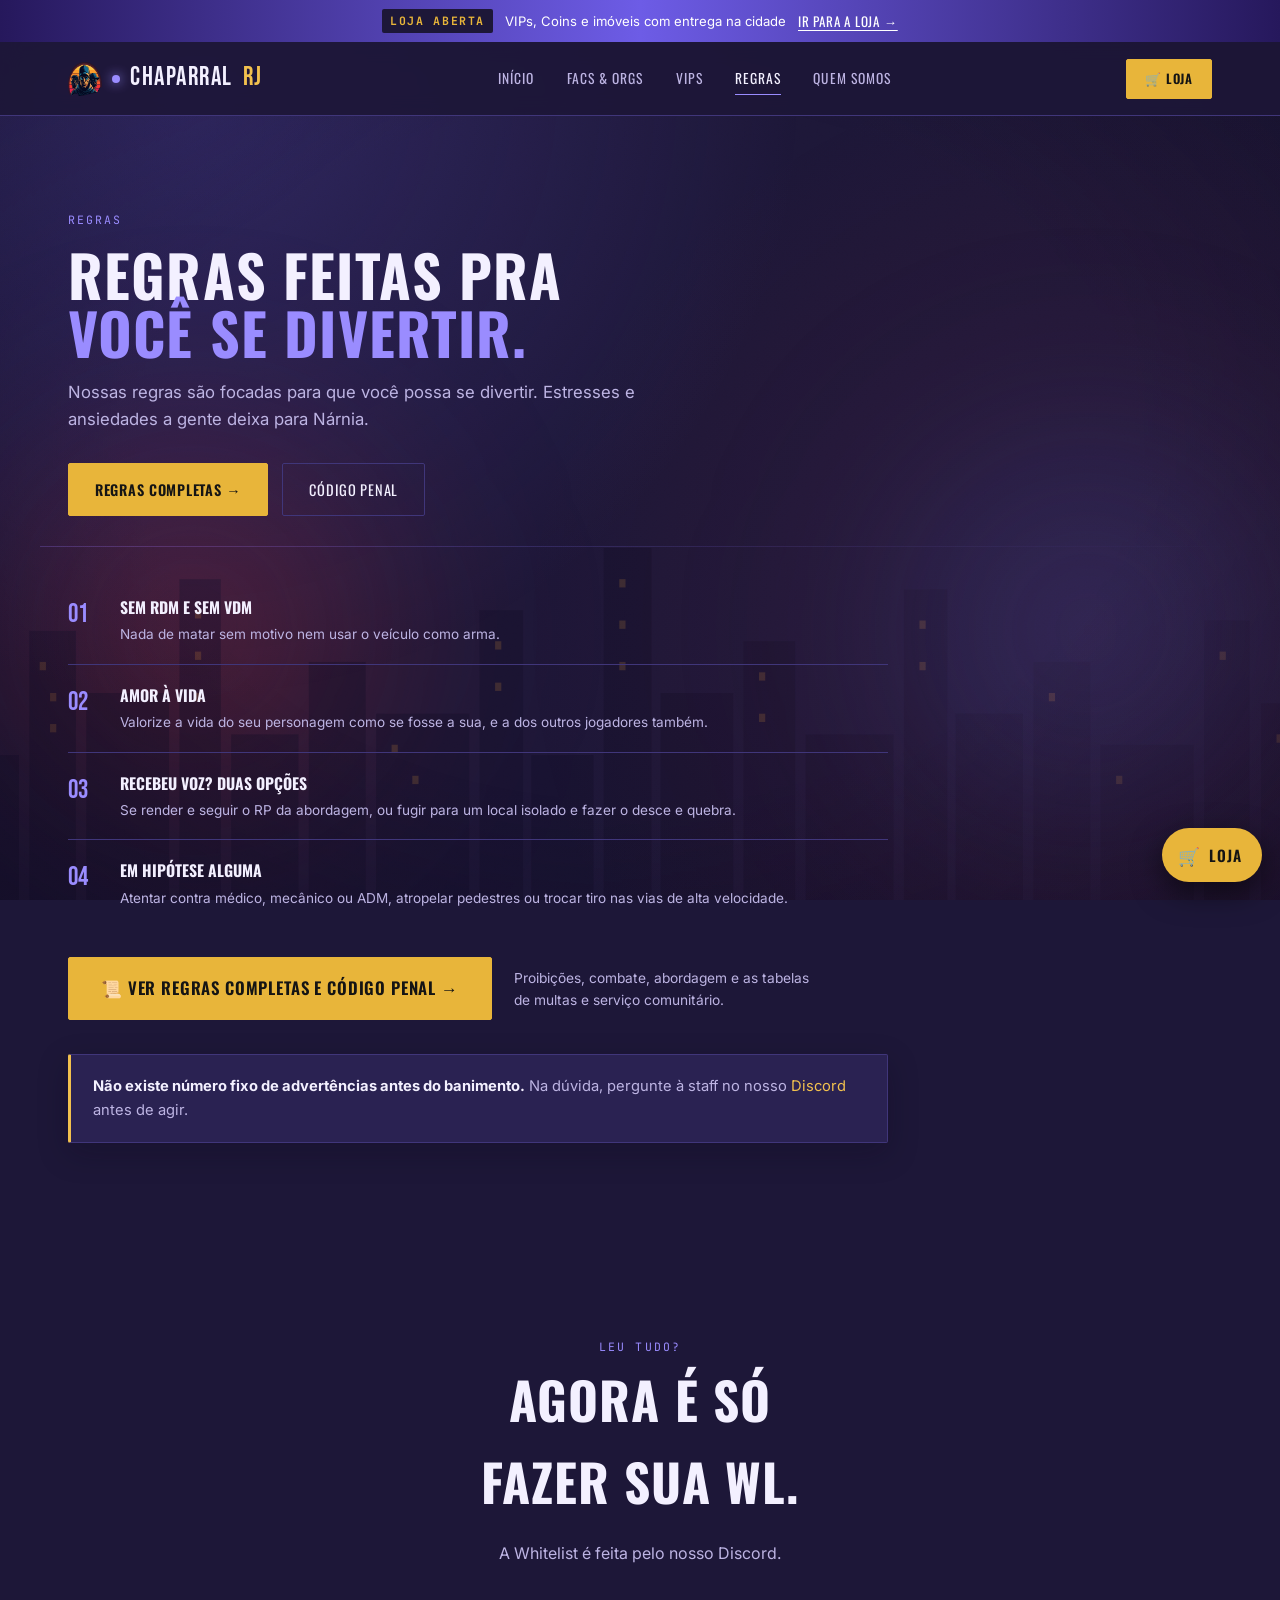
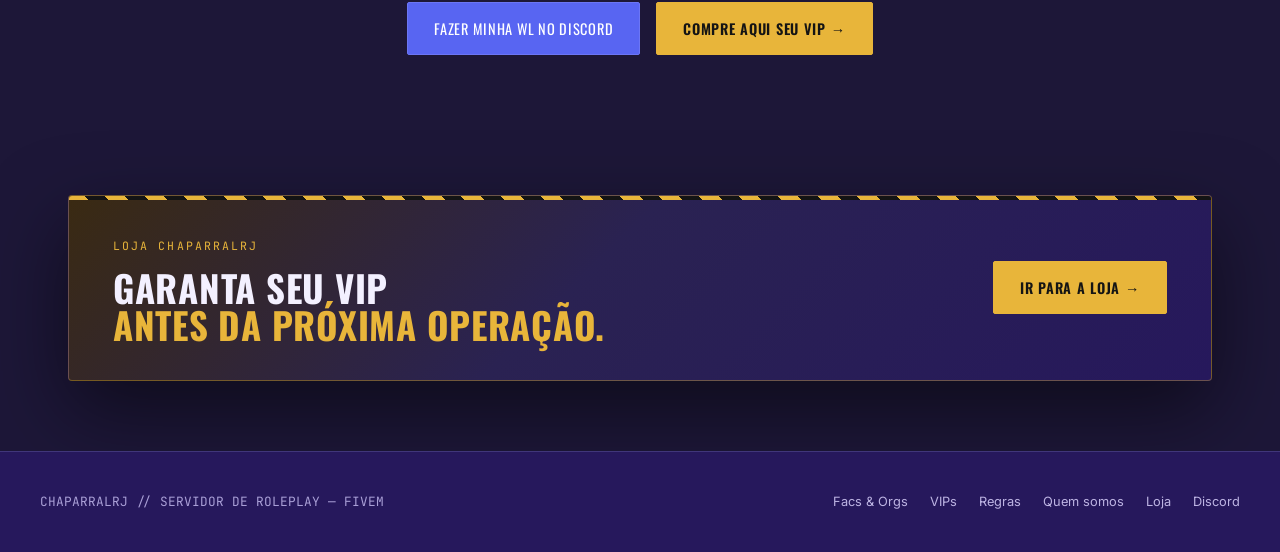
<file: regras.html>
<!DOCTYPE html>
<html lang="pt-BR">
<head>
<meta charset="UTF-8">
<meta name="robots" content="noindex, nofollow">
<meta name="viewport" content="width=device-width, initial-scale=1.0">
<title>Regras — ChaparralRJ</title>
<meta name="description" content="Nossas regras são focadas para que você possa se divertir.">
<meta property="og:type" content="website">
<meta property="og:site_name" content="ChaparralRJ">
<meta property="og:locale" content="pt_BR">
<meta property="og:title" content="Regras — ChaparralRJ">
<meta property="og:description" content="Nossas regras são focadas para que você possa se divertir.">
<meta property="og:url" content="https://amigoodidi-png.github.io/chaparralrj-teste/regras.html">
<meta property="og:image" content="https://amigoodidi-png.github.io/chaparralrj-teste/img/compartilhar.jpg">
<meta property="og:image:width" content="1200">
<meta property="og:image:height" content="630">
<meta property="og:image:alt" content="ChaparralRJ, servidor de RolePlay FiveM">
<meta name="twitter:card" content="summary_large_image">
<meta name="theme-color" content="#26185c">
<link rel="icon" type="image/png" href="img/logo.png">
<link rel="preconnect" href="https://fonts.googleapis.com">
<link rel="preconnect" href="https://fonts.gstatic.com" crossorigin>
<link href="https://fonts.googleapis.com/css2?family=Bebas+Neue&family=Oswald:wght@400;500;600;700&family=Inter:wght@400;500;600;700&family=JetBrains+Mono:wght@400;500&display=swap" rel="stylesheet">
<link rel="stylesheet" href="css/site.css?v=5">
</head>
<body>

<div class="city-bg" aria-hidden="true">
  <svg viewBox="0 0 1600 400" preserveAspectRatio="xMidYMax slice" xmlns="http://www.w3.org/2000/svg">
    <g fill="#000000">
      <rect x="0" y="230" width="70" height="170"/>
      <rect x="80" y="180" width="50" height="220"/>
      <rect x="140" y="260" width="60" height="140"/>
      <rect x="210" y="140" width="45" height="260"/>
      <rect x="265" y="200" width="80" height="200"/>
      <rect x="355" y="90" width="40" height="310"/>
      <rect x="405" y="240" width="65" height="160"/>
      <rect x="480" y="170" width="55" height="230"/>
      <rect x="545" y="220" width="90" height="180"/>
      <rect x="645" y="120" width="42" height="280"/>
      <rect x="695" y="260" width="60" height="140"/>
      <rect x="765" y="60" width="46" height="340"/>
      <rect x="820" y="200" width="70" height="200"/>
      <rect x="900" y="150" width="50" height="250"/>
      <rect x="960" y="240" width="85" height="160"/>
      <rect x="1055" y="100" width="42" height="300"/>
      <rect x="1105" y="220" width="65" height="180"/>
      <rect x="1180" y="170" width="55" height="230"/>
      <rect x="1245" y="250" width="90" height="150"/>
      <rect x="1345" y="130" width="44" height="270"/>
      <rect x="1400" y="210" width="70" height="190"/>
      <rect x="1480" y="180" width="55" height="220"/>
      <rect x="1545" y="255" width="55" height="145"/>
    </g>
    <!-- janelas acesas -->
    <g fill="#c98a2c" opacity="0.55">
      <rect x="10" y="250" width="6" height="8"/>
      <rect x="25" y="270" width="6" height="8"/>
      <rect x="95" y="200" width="6" height="8"/>
      <rect x="95" y="230" width="6" height="8"/>
      <rect x="220" y="170" width="6" height="8"/>
      <rect x="230" y="200" width="6" height="8"/>
      <rect x="230" y="230" width="6" height="8"/>
      <rect x="370" y="120" width="6" height="8"/>
      <rect x="370" y="160" width="6" height="8"/>
      <rect x="370" y="200" width="6" height="8"/>
      <rect x="560" y="250" width="6" height="8"/>
      <rect x="580" y="280" width="6" height="8"/>
      <rect x="660" y="150" width="6" height="8"/>
      <rect x="660" y="190" width="6" height="8"/>
      <rect x="780" y="90" width="6" height="8"/>
      <rect x="780" y="130" width="6" height="8"/>
      <rect x="780" y="170" width="6" height="8"/>
      <rect x="915" y="180" width="6" height="8"/>
      <rect x="915" y="220" width="6" height="8"/>
      <rect x="1070" y="130" width="6" height="8"/>
      <rect x="1070" y="170" width="6" height="8"/>
      <rect x="1195" y="200" width="6" height="8"/>
      <rect x="1260" y="280" width="6" height="8"/>
      <rect x="1360" y="160" width="6" height="8"/>
      <rect x="1415" y="240" width="6" height="8"/>
      <rect x="1495" y="210" width="6" height="8"/>
    </g>
  </svg>
</div>

<a class="aviso-topo" href="loja/index.html"><b>LOJA ABERTA</b> VIPs, Coins e imóveis com entrega na cidade <span>Ir para a loja →</span></a>

<header id="site-header">
  <div class="nav-wrap">
    <a href="index.html" class="brand"><img src="img/logo.png" alt=""><span class="dot"></span>CHAPARRAL<span>RJ</span></a>
    <nav id="menu">
      <ul><li><a href="index.html">Início</a></li><li><a href="faccoes.html">Facs &amp; Orgs</a></li><li><a href="lojas-vips.html">VIPs</a></li><li><a href="regras.html" class="ativo">Regras</a></li><li><a href="quem-somos.html">Quem somos</a></li></ul>
    </nav>
    <a href="loja/index.html" class="nav-cta">🛒 Loja</a>
    <button class="nav-toggle" aria-label="Abrir menu" onclick="document.getElementById('menu').classList.toggle('aberto')">☰</button>
  </div>
</header>

<section class="page-hero">
  <span class="eyebrow">Regras</span>
  <h1>Regras feitas pra<br><span class="accent">você se divertir.</span></h1>
  <p class="lede">Nossas regras são focadas para que você possa se divertir. Estresses e ansiedades a gente deixa para Nárnia.</p>
  <div class="hero-ctas"><a href="regras-completas.html" class="btn btn-loja">Regras completas →</a><a href="regras-completas.html#codigo-penal" class="btn btn-ghost">Código penal</a></div>
</section>
<div class="divider" style="max-width:1200px; margin:0 auto;"></div>
<section class="tight">
  <div class="rules-list reveal" style="max-width:820px;">
    <div class="rule-item"><span class="rn">01</span><div><h4>Sem RDM e sem VDM</h4><p>Nada de matar sem motivo nem usar o veículo como arma.</p></div></div>
    <div class="rule-item"><span class="rn">02</span><div><h4>Amor à vida</h4><p>Valorize a vida do seu personagem como se fosse a sua, e a dos outros jogadores também.</p></div></div>
    <div class="rule-item"><span class="rn">03</span><div><h4>Recebeu voz? Duas opções</h4><p>Se render e seguir o RP da abordagem, ou fugir para um local isolado e fazer o desce e quebra.</p></div></div>
    <div class="rule-item"><span class="rn">04</span><div><h4>Em hipótese alguma</h4><p>Atentar contra médico, mecânico ou ADM, atropelar pedestres ou trocar tiro nas vias de alta velocidade.</p></div></div>
  </div>
  <div class="regras-cta reveal">
    <a href="regras-completas.html" class="btn btn-loja btn-grande">📜 Ver regras completas e código penal →</a>
    <p>Proibições, combate, abordagem e as tabelas de multas e serviço comunitário.</p>
  </div>
  <div class="aviso reveal" style="max-width:820px; margin-top:34px;">
    <b>Não existe número fixo de advertências antes do banimento.</b> Na dúvida, pergunte à staff no nosso <a href="https://discord.gg/Wx2dg5drwc" target="_blank" rel="noopener" style="color:var(--amber);">Discord</a> antes de agir.
  </div>
</section>
<section class="cta-final reveal">
  <span class="eyebrow">Leu tudo?</span>
  <h2>Agora é só<br>fazer sua WL.</h2>
  <p>A Whitelist é feita pelo nosso Discord.</p>
  <div class="cta-buttons"><a href="https://discord.gg/Wx2dg5drwc" target="_blank" rel="noopener" class="btn btn-discord">Fazer minha WL no Discord</a><a href="loja/index.html" class="btn btn-loja">Compre aqui seu VIP →</a></div>
</section>

<section class="banner-loja mini reveal">
  <div class="banner-inner">
    <div>
      <span class="eyebrow">Loja ChaparralRJ</span>
      <h2>Garanta seu VIP<br><span class="accent">antes da próxima operação.</span></h2>
    </div>
    <a href="loja/index.html" class="btn btn-loja">Ir para a loja →</a>
  </div>
</section>

<a class="loja-flutuante" href="loja/index.html" aria-label="Ir para a loja"><span class="ico">🛒</span><span class="txt">Loja</span></a>

<footer>
  <div class="footer-inner">
    <p>CHAPARRALRJ // SERVIDOR DE ROLEPLAY — FIVEM</p>
    <div class="footer-links">
      <a href="faccoes.html">Facs &amp; Orgs</a>
      <a href="lojas-vips.html">VIPs</a>
      <a href="regras.html">Regras</a>
      <a href="quem-somos.html">Quem somos</a>
      <a href="loja/index.html">Loja</a>
      <a href="https://discord.gg/Wx2dg5drwc" target="_blank" rel="noopener">Discord</a>
    </div>
  </div>
</footer>

<script src="js/site.js?v=4"></script>
</body>
</html>
</file>
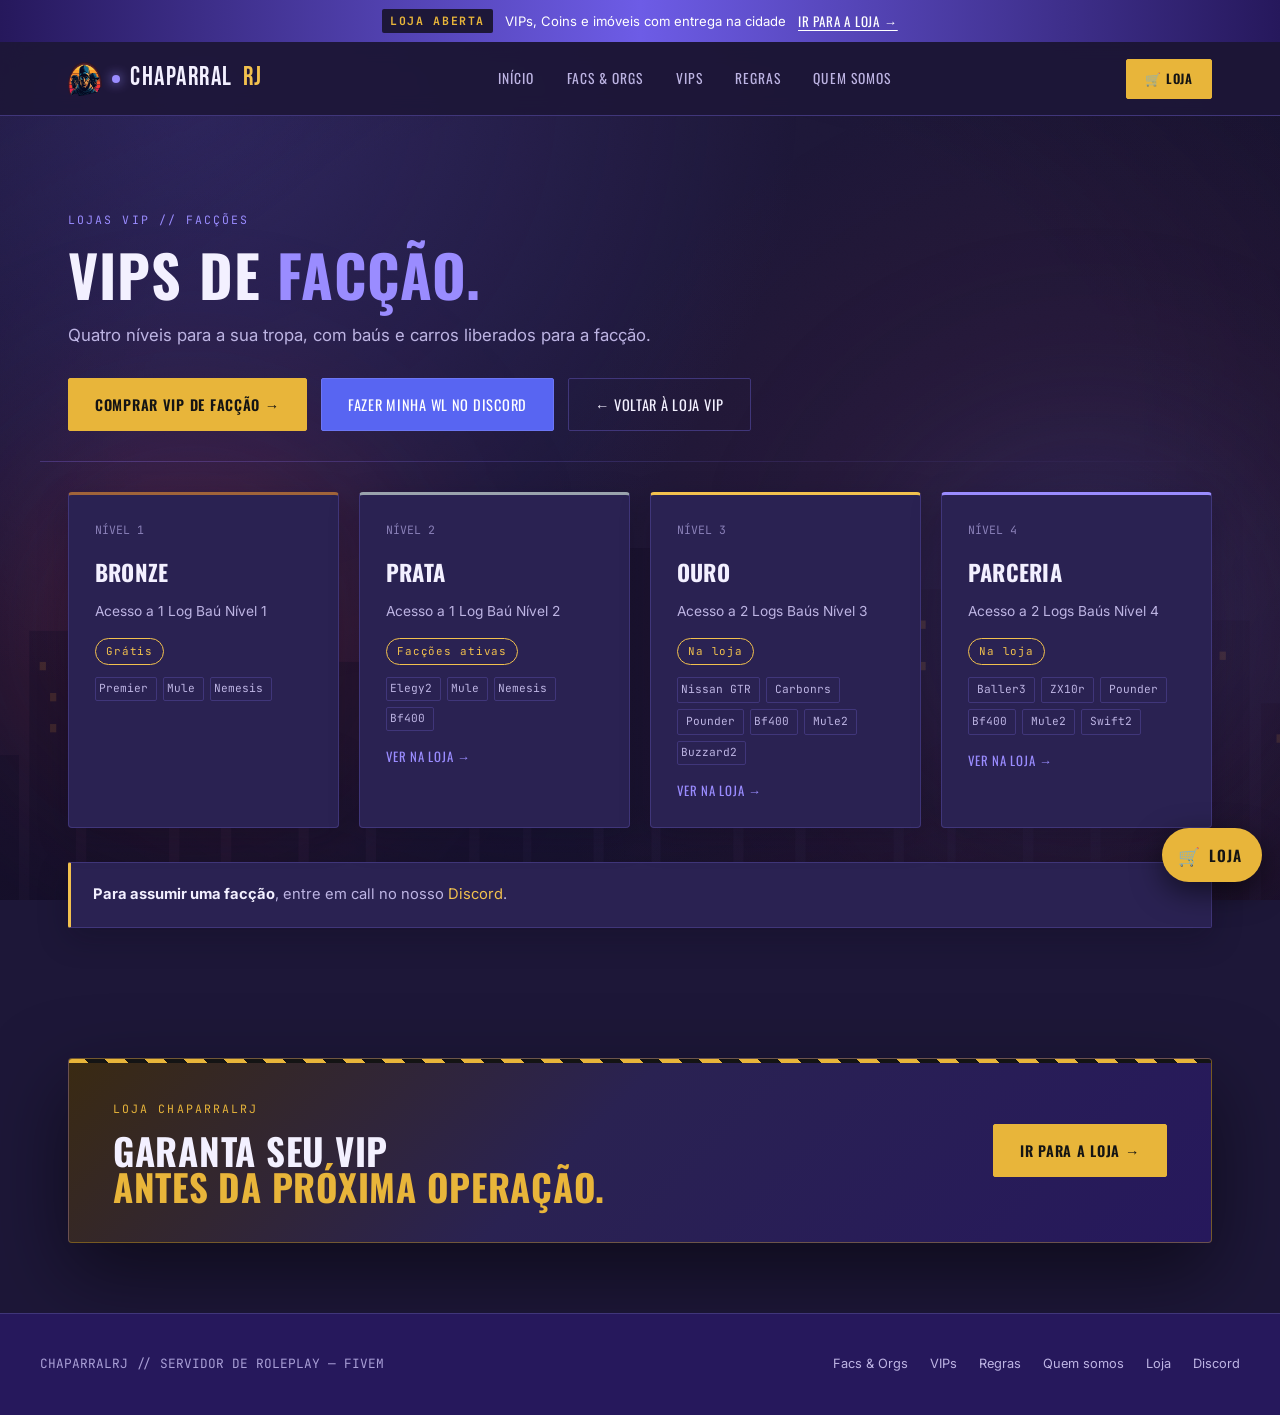
<file: vips-faccoes.html>
<!DOCTYPE html>
<html lang="pt-BR">
<head>
<meta charset="UTF-8">
<meta name="robots" content="noindex, nofollow">
<meta name="viewport" content="width=device-width, initial-scale=1.0">
<title>VIPs de Facção — ChaparralRJ</title>
<meta name="description" content="Níveis de VIP de facção do ChaparralRJ: Bronze, Prata, Ouro e Parceria.">
<meta property="og:type" content="website">
<meta property="og:site_name" content="ChaparralRJ">
<meta property="og:locale" content="pt_BR">
<meta property="og:title" content="VIPs de Facção — ChaparralRJ">
<meta property="og:description" content="Níveis de VIP de facção do ChaparralRJ: Bronze, Prata, Ouro e Parceria.">
<meta property="og:url" content="https://amigoodidi-png.github.io/chaparralrj-teste/vips-faccoes.html">
<meta property="og:image" content="https://amigoodidi-png.github.io/chaparralrj-teste/img/compartilhar.jpg">
<meta property="og:image:width" content="1200">
<meta property="og:image:height" content="630">
<meta property="og:image:alt" content="ChaparralRJ, servidor de RolePlay FiveM">
<meta name="twitter:card" content="summary_large_image">
<meta name="theme-color" content="#26185c">
<link rel="icon" type="image/png" href="img/logo.png">
<link rel="preconnect" href="https://fonts.googleapis.com">
<link rel="preconnect" href="https://fonts.gstatic.com" crossorigin>
<link href="https://fonts.googleapis.com/css2?family=Bebas+Neue&family=Oswald:wght@400;500;600;700&family=Inter:wght@400;500;600;700&family=JetBrains+Mono:wght@400;500&display=swap" rel="stylesheet">
<link rel="stylesheet" href="css/site.css?v=5">
</head>
<body>

<div class="city-bg" aria-hidden="true">
  <svg viewBox="0 0 1600 400" preserveAspectRatio="xMidYMax slice" xmlns="http://www.w3.org/2000/svg">
    <g fill="#000000">
      <rect x="0" y="230" width="70" height="170"/>
      <rect x="80" y="180" width="50" height="220"/>
      <rect x="140" y="260" width="60" height="140"/>
      <rect x="210" y="140" width="45" height="260"/>
      <rect x="265" y="200" width="80" height="200"/>
      <rect x="355" y="90" width="40" height="310"/>
      <rect x="405" y="240" width="65" height="160"/>
      <rect x="480" y="170" width="55" height="230"/>
      <rect x="545" y="220" width="90" height="180"/>
      <rect x="645" y="120" width="42" height="280"/>
      <rect x="695" y="260" width="60" height="140"/>
      <rect x="765" y="60" width="46" height="340"/>
      <rect x="820" y="200" width="70" height="200"/>
      <rect x="900" y="150" width="50" height="250"/>
      <rect x="960" y="240" width="85" height="160"/>
      <rect x="1055" y="100" width="42" height="300"/>
      <rect x="1105" y="220" width="65" height="180"/>
      <rect x="1180" y="170" width="55" height="230"/>
      <rect x="1245" y="250" width="90" height="150"/>
      <rect x="1345" y="130" width="44" height="270"/>
      <rect x="1400" y="210" width="70" height="190"/>
      <rect x="1480" y="180" width="55" height="220"/>
      <rect x="1545" y="255" width="55" height="145"/>
    </g>
    <!-- janelas acesas -->
    <g fill="#c98a2c" opacity="0.55">
      <rect x="10" y="250" width="6" height="8"/>
      <rect x="25" y="270" width="6" height="8"/>
      <rect x="95" y="200" width="6" height="8"/>
      <rect x="95" y="230" width="6" height="8"/>
      <rect x="220" y="170" width="6" height="8"/>
      <rect x="230" y="200" width="6" height="8"/>
      <rect x="230" y="230" width="6" height="8"/>
      <rect x="370" y="120" width="6" height="8"/>
      <rect x="370" y="160" width="6" height="8"/>
      <rect x="370" y="200" width="6" height="8"/>
      <rect x="560" y="250" width="6" height="8"/>
      <rect x="580" y="280" width="6" height="8"/>
      <rect x="660" y="150" width="6" height="8"/>
      <rect x="660" y="190" width="6" height="8"/>
      <rect x="780" y="90" width="6" height="8"/>
      <rect x="780" y="130" width="6" height="8"/>
      <rect x="780" y="170" width="6" height="8"/>
      <rect x="915" y="180" width="6" height="8"/>
      <rect x="915" y="220" width="6" height="8"/>
      <rect x="1070" y="130" width="6" height="8"/>
      <rect x="1070" y="170" width="6" height="8"/>
      <rect x="1195" y="200" width="6" height="8"/>
      <rect x="1260" y="280" width="6" height="8"/>
      <rect x="1360" y="160" width="6" height="8"/>
      <rect x="1415" y="240" width="6" height="8"/>
      <rect x="1495" y="210" width="6" height="8"/>
    </g>
  </svg>
</div>

<a class="aviso-topo" href="loja/index.html"><b>LOJA ABERTA</b> VIPs, Coins e imóveis com entrega na cidade <span>Ir para a loja →</span></a>

<header id="site-header">
  <div class="nav-wrap">
    <a href="index.html" class="brand"><img src="img/logo.png" alt=""><span class="dot"></span>CHAPARRAL<span>RJ</span></a>
    <nav id="menu">
      <ul><li><a href="index.html">Início</a></li><li><a href="faccoes.html">Facs &amp; Orgs</a></li><li><a href="lojas-vips.html">VIPs</a></li><li><a href="regras.html">Regras</a></li><li><a href="quem-somos.html">Quem somos</a></li></ul>
    </nav>
    <a href="loja/index.html" class="nav-cta">🛒 Loja</a>
    <button class="nav-toggle" aria-label="Abrir menu" onclick="document.getElementById('menu').classList.toggle('aberto')">☰</button>
  </div>
</header>

<section class="page-hero">
  <span class="eyebrow">Lojas VIP // Facções</span>
  <h1>VIPs de <span class="accent">facção.</span></h1>
  <p class="lede">Quatro níveis para a sua tropa, com baús e carros liberados para a facção.</p>
  <div class="hero-ctas"><a href="loja/index.html?categoria=VIP" class="btn btn-loja">Comprar VIP de facção →</a><a href="https://discord.gg/Wx2dg5drwc" target="_blank" rel="noopener" class="btn btn-discord">Fazer minha WL no Discord</a><a href="lojas-vips.html" class="btn btn-ghost">← Voltar à Loja VIP</a></div>
</section>
<div class="divider" style="max-width:1200px; margin:0 auto;"></div>
<section class="tight">
  <div class="grid-4">
    <div class="card tier bronze reveal">
      <span class="num">NÍVEL 1</span>
      <h3>Bronze</h3>
      <p>Acesso a 1 Log Baú Nível 1</p>
      <span class="tag-pill vip">Grátis</span>
      <div class="carros"><span class="com-foto">Premier</span><span class="com-foto">Mule</span><span class="com-foto">Nemesis</span></div>
    </div>
    <div class="card tier prata reveal">
      <span class="num">NÍVEL 2</span>
      <h3>Prata</h3>
      <p>Acesso a 1 Log Baú Nível 2</p>
      <span class="tag-pill vip">Facções ativas</span>
      <div class="carros"><span class="com-foto">Elegy2</span><span class="com-foto">Mule</span><span class="com-foto">Nemesis</span><span class="com-foto">Bf400</span></div>
      <a href="loja/index.html?busca=Prata&amp;categoria=VIP" class="mais">Ver na loja →</a>
    </div>
    <div class="card tier ouro reveal">
      <span class="num">NÍVEL 3</span>
      <h3>Ouro</h3>
      <p>Acesso a 2 Logs Baús Nível 3</p>
      <span class="tag-pill vip">Na loja</span>
      <div class="carros"><span class="com-foto">Nissan GTR</span><span>Carbonrs</span><span>Pounder</span><span class="com-foto">Bf400</span><span>Mule2</span><span class="com-foto">Buzzard2</span></div>
      <a href="loja/index.html?busca=Ouro&amp;categoria=VIP" class="mais">Ver na loja →</a>
    </div>
    <div class="card tier parceria reveal">
      <span class="num">NÍVEL 4</span>
      <h3>Parceria</h3>
      <p>Acesso a 2 Logs Baús Nível 4</p>
      <span class="tag-pill vip">Na loja</span>
      <div class="carros"><span>Baller3</span><span>ZX10r</span><span>Pounder</span><span class="com-foto">Bf400</span><span>Mule2</span><span>Swift2</span></div>
      <a href="loja/index.html?busca=Parceria&amp;categoria=VIP" class="mais">Ver na loja →</a>
    </div>
  </div>
  <div class="aviso reveal" style="margin-top:34px;">
    <b>Para assumir uma facção</b>, entre em call no nosso <a href="https://discord.gg/Wx2dg5drwc" target="_blank" rel="noopener" style="color:var(--amber);">Discord</a>.
  </div>
</section>


<section class="banner-loja mini reveal">
  <div class="banner-inner">
    <div>
      <span class="eyebrow">Loja ChaparralRJ</span>
      <h2>Garanta seu VIP<br><span class="accent">antes da próxima operação.</span></h2>
    </div>
    <a href="loja/index.html" class="btn btn-loja">Ir para a loja →</a>
  </div>
</section>

<a class="loja-flutuante" href="loja/index.html" aria-label="Ir para a loja"><span class="ico">🛒</span><span class="txt">Loja</span></a>

<footer>
  <div class="footer-inner">
    <p>CHAPARRALRJ // SERVIDOR DE ROLEPLAY — FIVEM</p>
    <div class="footer-links">
      <a href="faccoes.html">Facs &amp; Orgs</a>
      <a href="lojas-vips.html">VIPs</a>
      <a href="regras.html">Regras</a>
      <a href="quem-somos.html">Quem somos</a>
      <a href="loja/index.html">Loja</a>
      <a href="https://discord.gg/Wx2dg5drwc" target="_blank" rel="noopener">Discord</a>
    </div>
  </div>
</footer>

<script src="js/site.js?v=4"></script>
</body>
</html>
</file>
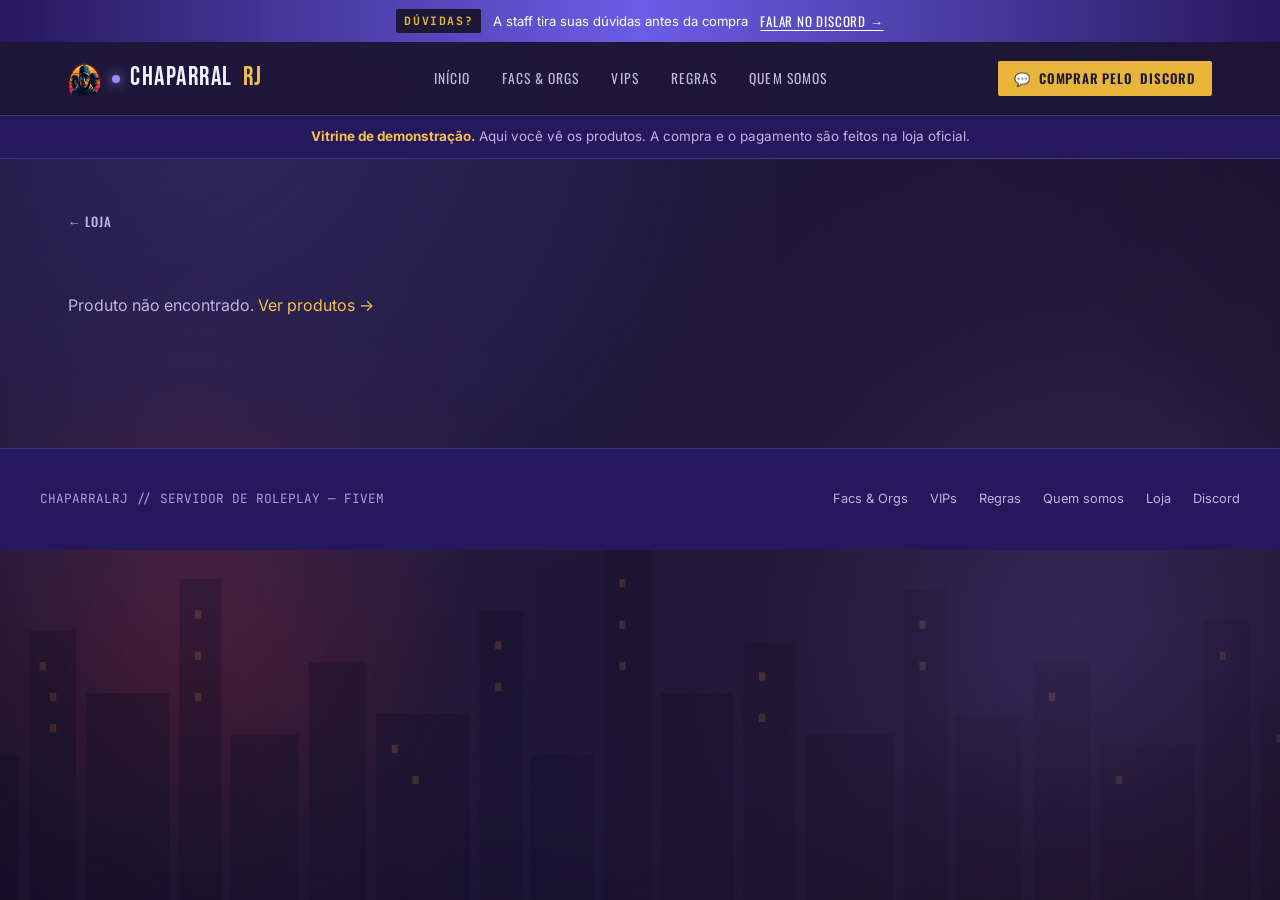
<file: loja/produto.html>
<!DOCTYPE html>
<html lang="pt-BR">
<head>
<meta charset="UTF-8">
<meta name="robots" content="noindex, nofollow">
<meta name="viewport" content="width=device-width, initial-scale=1.0">
<title>Produto — Loja ChaparralRJ</title>
<meta name="description" content="Veja este produto na loja do ChaparralRJ: VIPs, Coins, carros e imóveis com entrega no seu personagem.">
<meta property="og:type" content="website">
<meta property="og:site_name" content="ChaparralRJ">
<meta property="og:locale" content="pt_BR">
<meta property="og:title" content="Loja ChaparralRJ">
<meta property="og:description" content="Veja este produto na loja do ChaparralRJ: VIPs, Coins, carros e imóveis com entrega no seu personagem.">
<meta property="og:url" content="https://amigoodidi-png.github.io/chaparralrj-teste/loja/produto.html">
<meta property="og:image" content="https://amigoodidi-png.github.io/chaparralrj-teste/img/compartilhar-loja.jpg">
<meta property="og:image:width" content="1200">
<meta property="og:image:height" content="630">
<meta property="og:image:alt" content="Loja ChaparralRJ">
<meta name="twitter:card" content="summary_large_image">
<meta name="theme-color" content="#26185c">
<link rel="icon" type="image/png" href="../img/logo.png">
<link rel="preconnect" href="https://fonts.googleapis.com">
<link rel="preconnect" href="https://fonts.gstatic.com" crossorigin>
<link href="https://fonts.googleapis.com/css2?family=Bebas+Neue&family=Oswald:wght@400;500;600;700&family=Inter:wght@400;500;600;700&family=JetBrains+Mono:wght@400;500&display=swap" rel="stylesheet">
<link rel="stylesheet" href="../css/site.css?v=5">
<link rel="stylesheet" href="loja.css?v=5">
<script src="endereco-loja.js?v=1"></script>
<script src="produtos.js?v=2" defer></script>
<script src="catalogo.js?v=1" defer></script>
<script src="loja-demo.js?v=5" defer></script>
</head>
<body data-page="produto">


<div class="city-bg" aria-hidden="true">
  <svg viewBox="0 0 1600 400" preserveAspectRatio="xMidYMax slice" xmlns="http://www.w3.org/2000/svg">
    <g fill="#000000">
      <rect x="0" y="230" width="70" height="170"/>
      <rect x="80" y="180" width="50" height="220"/>
      <rect x="140" y="260" width="60" height="140"/>
      <rect x="210" y="140" width="45" height="260"/>
      <rect x="265" y="200" width="80" height="200"/>
      <rect x="355" y="90" width="40" height="310"/>
      <rect x="405" y="240" width="65" height="160"/>
      <rect x="480" y="170" width="55" height="230"/>
      <rect x="545" y="220" width="90" height="180"/>
      <rect x="645" y="120" width="42" height="280"/>
      <rect x="695" y="260" width="60" height="140"/>
      <rect x="765" y="60" width="46" height="340"/>
      <rect x="820" y="200" width="70" height="200"/>
      <rect x="900" y="150" width="50" height="250"/>
      <rect x="960" y="240" width="85" height="160"/>
      <rect x="1055" y="100" width="42" height="300"/>
      <rect x="1105" y="220" width="65" height="180"/>
      <rect x="1180" y="170" width="55" height="230"/>
      <rect x="1245" y="250" width="90" height="150"/>
      <rect x="1345" y="130" width="44" height="270"/>
      <rect x="1400" y="210" width="70" height="190"/>
      <rect x="1480" y="180" width="55" height="220"/>
      <rect x="1545" y="255" width="55" height="145"/>
    </g>
    <!-- janelas acesas -->
    <g fill="#c98a2c" opacity="0.55">
      <rect x="10" y="250" width="6" height="8"/>
      <rect x="25" y="270" width="6" height="8"/>
      <rect x="95" y="200" width="6" height="8"/>
      <rect x="95" y="230" width="6" height="8"/>
      <rect x="220" y="170" width="6" height="8"/>
      <rect x="230" y="200" width="6" height="8"/>
      <rect x="230" y="230" width="6" height="8"/>
      <rect x="370" y="120" width="6" height="8"/>
      <rect x="370" y="160" width="6" height="8"/>
      <rect x="370" y="200" width="6" height="8"/>
      <rect x="560" y="250" width="6" height="8"/>
      <rect x="580" y="280" width="6" height="8"/>
      <rect x="660" y="150" width="6" height="8"/>
      <rect x="660" y="190" width="6" height="8"/>
      <rect x="780" y="90" width="6" height="8"/>
      <rect x="780" y="130" width="6" height="8"/>
      <rect x="780" y="170" width="6" height="8"/>
      <rect x="915" y="180" width="6" height="8"/>
      <rect x="915" y="220" width="6" height="8"/>
      <rect x="1070" y="130" width="6" height="8"/>
      <rect x="1070" y="170" width="6" height="8"/>
      <rect x="1195" y="200" width="6" height="8"/>
      <rect x="1260" y="280" width="6" height="8"/>
      <rect x="1360" y="160" width="6" height="8"/>
      <rect x="1415" y="240" width="6" height="8"/>
      <rect x="1495" y="210" width="6" height="8"/>
    </g>
  </svg>
</div>

<a class="aviso-topo" href="https://discord.gg/Wx2dg5drwc" target="_blank" rel="noopener"><b>DÚVIDAS?</b> A staff tira suas dúvidas antes da compra <span>Falar no Discord →</span></a>

<header id="site-header">
  <div class="nav-wrap">
    <a href="../index.html" class="brand"><img src="../img/logo.png" alt=""><span class="dot"></span>CHAPARRAL<span>RJ</span></a>
    <nav id="menu">
      <ul><li><a href="../index.html">Início</a></li><li><a href="../faccoes.html">Facs &amp; Orgs</a></li><li><a href="../lojas-vips.html">VIPs</a></li><li><a href="../regras.html">Regras</a></li><li><a href="../quem-somos.html">Quem somos</a></li></ul>
    </nav>
    <a class="cart-btn" id="link-oficial" href="#" target="_blank" rel="noopener">🛒 Loja<span class="so-desk"> oficial</span></a>
    <button class="nav-toggle" aria-label="Abrir menu" onclick="document.getElementById('menu').classList.toggle('aberto')">☰</button>
  </div>
</header>
<div class="demo-aviso"><b>Vitrine de demonstração.</b> Aqui você vê os produtos. A compra e o pagamento são feitos na loja oficial.</div>

<section class="tight loja-area" style="padding-top:50px;">
  <a class="voltar" id="voltar" href="index.html">← Loja</a>
  <div class="loja-produto" id="produto"></div>
</section>

<footer>
  <div class="footer-inner">
    <p>CHAPARRALRJ // SERVIDOR DE ROLEPLAY — FIVEM</p>
    <div class="footer-links">
      <a href="../faccoes.html">Facs &amp; Orgs</a>
      <a href="../lojas-vips.html">VIPs</a>
      <a href="../regras.html">Regras</a>
      <a href="../quem-somos.html">Quem somos</a>
      <a href="index.html">Loja</a>
      <a href="https://discord.gg/Wx2dg5drwc" target="_blank" rel="noopener">Discord</a>
    </div>
  </div>
</footer>
<script src="../js/site.js?v=4"></script>
</body>
</html>
</file>
<file: css/site.css>
:root{
    --bg: #0a0a0c;
    --bg-alt: #101012;
    --panel: #16161a;
    --panel-2: #1c1c20;
    --border: #2a2a2c;
    --text: #e8e6e3;
    --text-dim: #8a8880;
    --text-faint: #55534d;
    --red: #a32020;
    --red-bright: #c92c2c;
    --amber: #c98a2c;
    --green: #3a7d44;
  }

  *{margin:0;padding:0;box-sizing:border-box;}

  html{scroll-behavior:smooth;}

  body{
    background:var(--bg);
    color:var(--text);
    font-family:'Inter',sans-serif;
    line-height:1.6;
    overflow-x:hidden;
  }

  /* ===== camada 1: skyline noturno fixo no fundo ===== */
  .city-bg{
    position:fixed; inset:0; z-index:0; pointer-events:none;
    overflow:hidden;
  }
  .city-bg svg{
    position:absolute; bottom:0; left:0; width:100%; height:46vh;
    min-height:340px;
    opacity:0.5;
  }

  /* ===== camada 2: luzes de viatura pulsando ao longe ===== */
  .city-bg::before, .city-bg::after{
    content:""; position:absolute; bottom:0; width:46vw; height:60vh;
    border-radius:50%; filter:blur(90px); mix-blend-mode:screen;
    animation: cop-pulse 5.5s ease-in-out infinite;
  }
  .city-bg::before{
    left:-8%; background:radial-gradient(circle, rgba(201,44,44,0.35), transparent 70%);
    animation-delay:0s;
  }
  .city-bg::after{
    right:-8%; background:radial-gradient(circle, rgba(44,90,201,0.32), transparent 70%);
    animation-delay:2.75s;
  }
  @keyframes cop-pulse{
    0%, 100%{ opacity:0.25; }
    50%{ opacity:0.75; }
  }

  /* ===== camada 3: grain / textura granulada ===== */
  body::before{
    content:"";
    position:fixed; inset:0; z-index:1;
    pointer-events:none;
    opacity:0.05;
    mix-blend-mode:overlay;
    background-image:url("data:image/svg+xml,%3Csvg xmlns='http://www.w3.org/2000/svg' width='120' height='120'%3E%3Cfilter id='n'%3E%3CfeTurbulence type='fractalNoise' baseFrequency='0.9' numOctaves='2' stitchTiles='stitch'/%3E%3C/filter%3E%3Crect width='100%25' height='100%25' filter='url(%23n)'/%3E%3C/svg%3E");
  }

  /* ===== camada 4: vinheta + glow residual das cores originais ===== */
  body::after{
    content:"";
    position:fixed; inset:0; z-index:0;
    pointer-events:none;
    background-image:
      radial-gradient(circle at 20% 20%, rgba(163,32,32,0.05), transparent 40%),
      radial-gradient(circle at 80% 60%, rgba(201,138,44,0.04), transparent 45%),
      radial-gradient(ellipse at center, transparent 45%, rgba(0,0,0,0.55) 100%);
  }

  /* garante que o conteúdo real fique acima das camadas de fundo */
  header, .hero, section, .rules-strip, .cta-final, footer{
    position:relative; z-index:2;
  }

  h1,h2,h3{ font-family:'Oswald', sans-serif; text-transform:uppercase; letter-spacing:0.02em; }

  .eyebrow{
    font-family:'JetBrains Mono', monospace;
    font-size:0.72rem;
    letter-spacing:0.18em;
    text-transform:uppercase;
    color:var(--red-bright);
  }

  a{ color:inherit; text-decoration:none; }

  /* ============ HEADER ============ */
  header{
    position:sticky; top:0; z-index:100;
    background:rgba(10,10,12,0.88);
    backdrop-filter:blur(10px);
    border-bottom:1px solid var(--border);
    transition:border-color .3s;
  }
  .nav-wrap{
    max-width:1200px; margin:0 auto;
    display:flex; align-items:center; justify-content:space-between;
    padding:16px 28px;
  }
  .brand{
    font-family:'Bebas Neue', sans-serif;
    font-size:1.6rem;
    letter-spacing:0.06em;
    display:flex; align-items:center; gap:10px;
  }
  .brand .dot{ width:8px; height:8px; background:var(--red-bright); border-radius:50%; box-shadow:0 0 12px var(--red-bright);}
  .brand span{ color:var(--amber); }

  /* logo grande na hero, acima do dossie */
  .hero-logo{ height:120px; width:auto; display:block; margin-bottom:28px; }
  nav ul{ display:flex; gap:32px; list-style:none; }
  nav a{
    font-family:'Oswald', sans-serif;
    font-size:0.85rem;
    text-transform:uppercase;
    letter-spacing:0.08em;
    color:var(--text-dim);
    padding:6px 0;
    border-bottom:1px solid transparent;
    transition:color .2s, border-color .2s;
  }
  nav a:hover, nav a.ativo{ color:var(--text); border-color:var(--red-bright); }
  .nav-cta{
    font-family:'Oswald',sans-serif; font-size:0.8rem; text-transform:uppercase; letter-spacing:0.06em;
    background:var(--red); color:#fff; padding:9px 18px; border-radius:2px;
    border:1px solid var(--red-bright);
    transition:background .2s;
  }
  .nav-cta:hover{ background:var(--red-bright); }

  @media(max-width:820px){ nav ul{ display:none; } }

  /* ============ HERO ============ */
  .hero{
    position:relative;
    max-width:1200px; margin:0 auto;
    padding:110px 28px 80px;
    z-index:1;
  }
  .hero-grid{
    display:grid; grid-template-columns:1.15fr 0.85fr; gap:60px; align-items:center;
  }
  @media(max-width:900px){ .hero-grid{ grid-template-columns:1fr; } }

  .case-tag{
    display:inline-flex; align-items:center; gap:8px;
    font-family:'JetBrains Mono',monospace; font-size:0.72rem; letter-spacing:0.12em;
    color:var(--amber); border:1px solid var(--border); padding:6px 12px; border-radius:2px;
    margin-bottom:24px;
  }
  .case-tag::before{ content:"●"; color:var(--red-bright); font-size:0.6rem; }

  .hero h1{
    font-size:clamp(2.6rem, 6vw, 4.4rem);
    line-height:0.98;
    margin-bottom:24px;
  }
  .hero h1 .accent{ color:var(--red-bright); }

  .hero p.lede{
    font-size:1.05rem; color:var(--text-dim); max-width:520px; margin-bottom:36px;
  }

  .hero-ctas{ display:flex; gap:14px; flex-wrap:wrap; margin-bottom:48px; }
  .btn{
    font-family:'Oswald',sans-serif; font-size:0.9rem; text-transform:uppercase; letter-spacing:0.05em;
    padding:14px 26px; border-radius:2px; display:inline-flex; align-items:center; gap:10px;
    transition:transform .15s, box-shadow .15s;
  }
  .btn-primary{ background:var(--red); color:#fff; border:1px solid var(--red-bright); }
  .btn-primary:hover{ transform:translateY(-2px); box-shadow:0 8px 24px rgba(163,32,32,0.35); }
  .btn-ghost{ background:transparent; color:var(--text); border:1px solid var(--border); }
  .btn-ghost:hover{ border-color:var(--text-dim); transform:translateY(-2px); }
  .btn-discord{ background:#5865F2; color:#fff; border:1px solid #6c76f5; }
  .btn-discord:hover{ transform:translateY(-2px); box-shadow:0 8px 24px rgba(88,101,242,0.35); }

  .stat-row{ display:flex; gap:0; border-top:1px solid var(--border); padding-top:28px; }
  .stat{ flex:1; padding-right:24px; }
  .stat b{ font-family:'Bebas Neue',sans-serif; font-size:2.4rem; color:var(--amber); display:block; line-height:1; }
  .stat span{ font-size:0.78rem; color:var(--text-dim); text-transform:uppercase; letter-spacing:0.04em; }

  /* hero side panel: "case file" card */
  .file-card{
    background:var(--panel);
    border:1px solid var(--border);
    border-radius:4px;
    padding:0;
    position:relative;
    overflow:hidden;
  }
  .file-card::before{
    content:"CLASSIFICADO";
    position:absolute; top:14px; right:-38px;
    background:var(--red); color:#fff;
    font-family:'JetBrains Mono',monospace; font-size:0.6rem; letter-spacing:0.15em;
    padding:4px 44px; transform:rotate(35deg);
    box-shadow:0 2px 8px rgba(0,0,0,0.4);
  }
  .file-header{
    padding:20px 22px; border-bottom:1px solid var(--border);
    display:flex; justify-content:space-between; align-items:baseline;
  }
  .file-header span{ font-family:'JetBrains Mono',monospace; font-size:0.68rem; color:var(--text-faint); }
  .file-body{ padding:22px; }
  .file-body h3{ font-size:1.1rem; margin-bottom:6px; color:var(--amber); }
  .file-body p{ font-size:0.88rem; color:var(--text-dim); margin-bottom:18px; }
  .file-list{ list-style:none; display:flex; flex-direction:column; gap:10px; }
  .file-list li{
    display:flex; justify-content:space-between; font-size:0.85rem;
    padding-bottom:10px; border-bottom:1px dashed var(--border);
    color:var(--text-dim);
  }
  .file-list li b{ color:var(--text); font-weight:500; }

  /* ============ SECTION SHARED ============ */
  section{ position:relative; z-index:1; max-width:1200px; margin:0 auto; padding:90px 28px; }
  .section-head{ margin-bottom:52px; max-width:640px; }
  .section-head h2{ font-size:clamp(1.8rem,3.6vw,2.6rem); margin-top:10px; }
  .section-head p{ color:var(--text-dim); margin-top:14px; }
  .divider{ height:1px; background:linear-gradient(90deg, var(--border), transparent); }

  /* ============ FACÇÕES / EMPREGOS GRID ============ */
  .grid-3{ display:grid; grid-template-columns:repeat(3,1fr); gap:20px; }
  @media(max-width:900px){ .grid-3{ grid-template-columns:1fr 1fr; } }
  @media(max-width:600px){ .grid-3{ grid-template-columns:1fr; } }

  .card{
    background:var(--panel); border:1px solid var(--border); border-radius:4px;
    padding:26px; transition:border-color .2s, transform .2s;
    position:relative;
  }
  .card:hover{ border-color:var(--red); transform:translateY(-3px); }
  .card .num{
    font-family:'JetBrains Mono',monospace; font-size:0.72rem; color:var(--text-faint);
    margin-bottom:14px; display:block;
  }
  .card h3{ font-size:1.05rem; margin-bottom:10px; letter-spacing:0.01em; }
  .card p{ font-size:0.86rem; color:var(--text-dim); }
  .tag-pill{
    display:inline-block; margin-top:16px; font-family:'JetBrains Mono',monospace;
    font-size:0.68rem; letter-spacing:0.08em; padding:4px 10px; border-radius:20px;
    border:1px solid var(--border); color:var(--text-dim);
  }
  .tag-pill.hot{ border-color:var(--red); color:var(--red-bright); }
  .tag-pill.vip{ border-color:var(--amber); color:var(--amber); }

  /* ============ REGRAS STRIP ============ */
  .rules-strip{
    background:var(--bg-alt); border-top:1px solid var(--border); border-bottom:1px solid var(--border);
  }
  .rules-inner{ max-width:1200px; margin:0 auto; padding:80px 28px; display:grid; grid-template-columns:0.9fr 1.1fr; gap:60px; }
  @media(max-width:900px){ .rules-inner{ grid-template-columns:1fr; } }
  .rules-list{ display:flex; flex-direction:column; }
  .rule-item{ display:flex; gap:18px; padding:18px 0; border-bottom:1px solid var(--border); }
  .rule-item:last-child{ border-bottom:none; }
  .rule-item .rn{ font-family:'Bebas Neue',sans-serif; font-size:1.6rem; color:var(--red-bright); min-width:34px; }
  .rule-item h4{ font-family:'Oswald',sans-serif; font-size:0.98rem; text-transform:uppercase; margin-bottom:4px; }
  .rule-item p{ font-size:0.85rem; color:var(--text-dim); }

  /* ============ CTA FINAL ============ */
  .cta-final{ text-align:center; padding:100px 28px; }
  .cta-final h2{ font-size:clamp(2rem,5vw,3.2rem); margin-bottom:18px; }
  .cta-final p{ color:var(--text-dim); max-width:520px; margin:0 auto 36px; }
  .cta-buttons{ display:flex; gap:16px; justify-content:center; flex-wrap:wrap; }

  /* ============ FOOTER ============ */
  footer{ border-top:1px solid var(--border); padding:40px 28px; }
  .footer-inner{
    max-width:1200px; margin:0 auto; display:flex; justify-content:space-between; align-items:center; flex-wrap:wrap; gap:16px;
  }
  .footer-inner p{ font-size:0.8rem; color:var(--text-faint); font-family:'JetBrains Mono',monospace; }
  .footer-links{ display:flex; gap:22px; }
  .footer-links a{ font-size:0.8rem; color:var(--text-dim); }
  .footer-links a:hover{ color:var(--text); }

  /* reveal on scroll */
  .reveal{ opacity:0; transform:translateY(18px); transition:opacity .6s ease, transform .6s ease; }
  .reveal.in{ opacity:1; transform:none; }

  @media (prefers-reduced-motion: reduce){
    .reveal{ opacity:1; transform:none; transition:none; }
    html{ scroll-behavior:auto; }
  }

  /* [CLAUDE 2026-10-25] Paginas internas do site institucional (refeito do Google Sites) */
  .brand img{ height:34px; width:auto; }
  .page-hero{ padding:90px 28px 30px; }
  .page-hero h1{ font-size:clamp(2.2rem,5vw,3.6rem); line-height:1; margin:14px 0 18px; }
  .page-hero h1 .accent{ color:var(--red-bright); }
  .page-hero p.lede{ font-size:1.05rem; color:var(--text-dim); max-width:640px; }
  .page-hero .hero-ctas{ margin:30px 0 0; }
  section.tight{ padding-top:30px; }
  a.card{ display:block; }
  .card .mais{ display:block; margin-top:16px; font-family:'Oswald',sans-serif; font-size:0.8rem; text-transform:uppercase; letter-spacing:0.06em; color:var(--red-bright); }
  .card ul{ list-style:none; margin-top:12px; display:flex; flex-direction:column; gap:8px; }
  .card ul li{ font-size:0.86rem; color:var(--text-dim); padding-left:16px; position:relative; }
  .card ul li::before{ content:"›"; position:absolute; left:0; color:var(--red-bright); }
  .card ul li b{ color:var(--text); font-weight:600; }
  .grid-2{ display:grid; grid-template-columns:repeat(2,1fr); gap:20px; }
  .grid-4{ display:grid; grid-template-columns:repeat(4,1fr); gap:20px; }
  @media(max-width:1000px){ .grid-4{ grid-template-columns:1fr 1fr; } }
  @media(max-width:600px){ .grid-2, .grid-4{ grid-template-columns:1fr; } }
  .tier{ border-top:3px solid var(--border); }
  .tier.bronze{ border-top-color:#a0643a; } .tier.prata{ border-top-color:#9aa3ad; }
  .tier.ouro{ border-top-color:var(--amber); } .tier.parceria{ border-top-color:var(--red-bright); }
  .tier h3{ font-size:1.4rem; }
  .carros{ display:flex; flex-wrap:wrap; gap:6px; margin-top:12px; }
  .carros span{ font-family:'JetBrains Mono',monospace; font-size:0.7rem; padding:3px 8px; border:1px solid var(--border); border-radius:2px; color:var(--text-dim); }
  .aviso{ background:var(--panel); border:1px solid var(--border); border-left:3px solid var(--amber); padding:20px 22px; border-radius:2px; color:var(--text-dim); font-size:0.92rem; }
  .aviso b{ color:var(--text); }
  .hashtags{ font-family:'JetBrains Mono',monospace; font-size:0.78rem; color:var(--text-faint); margin-top:22px; }
  .quote{ font-family:'Oswald',sans-serif; text-transform:uppercase; font-size:clamp(1.4rem,3vw,2.1rem); line-height:1.2; max-width:820px; }
  .quote .accent{ color:var(--amber); }
  .nav-toggle{ display:none; background:none; border:1px solid var(--border); color:var(--text); padding:6px 10px; font-size:1.1rem; border-radius:2px; cursor:pointer; }
  @media(max-width:820px){
    .nav-toggle{ display:block; }
    nav.aberto ul{ display:flex; flex-direction:column; gap:14px; position:absolute; top:100%; left:0; right:0; background:rgba(10,10,12,0.97); padding:20px 28px; border-bottom:1px solid var(--border); }
    .nav-cta{ display:none; }
  }

/* [CLAUDE 2026-10-25] Repaginacao: site na raiz, banner e chamadas para a loja (/loja/) */
:root{ --loja:#e8b53a; --loja-escuro:#b8861b; }
.aviso-topo{
  position:relative; z-index:101; display:flex; justify-content:center; align-items:center; gap:12px; flex-wrap:wrap;
  background:linear-gradient(90deg,#3a0d0d,#a32020 50%,#3a0d0d); color:#fff;
  font-size:0.82rem; padding:9px 16px; text-align:center;
}
.aviso-topo b{ font-family:'JetBrains Mono',monospace; letter-spacing:0.14em; font-size:0.72rem; background:#0a0a0c; padding:3px 8px; border-radius:2px; color:var(--loja); }
.aviso-topo span{ font-family:'Oswald',sans-serif; text-transform:uppercase; letter-spacing:0.06em; text-decoration:underline; text-underline-offset:3px; }
.aviso-topo:hover span{ color:var(--loja); }

.nav-cta{ background:var(--loja); color:#141414; border-color:var(--loja); font-weight:600; }
.nav-cta:hover{ background:#f4c95a; }

.btn-loja{ background:var(--loja); color:#141414; border:1px solid var(--loja); font-weight:600; }
.btn-loja:hover{ transform:translateY(-2px); box-shadow:0 10px 30px rgba(232,181,58,0.35); background:#f4c95a; }
.btn-grande{ font-size:1.05rem; padding:17px 32px; }

/* hero v2 */
.hero-v2{ position:relative; z-index:2; max-width:1200px; margin:0 auto; padding:80px 28px 70px; }
.hero-v2-inner{ display:grid; grid-template-columns:1.2fr 0.8fr; gap:40px; align-items:center; }
.hero-v2 h1{ font-size:clamp(2.8rem,7vw,5.2rem); line-height:0.95; margin-bottom:24px; }
.hero-v2 h1 .accent{ color:var(--red-bright); }
.hero-v2 .lede{ font-size:1.1rem; color:var(--text-dim); max-width:540px; margin-bottom:34px; }
.hero-v2 .hero-ctas{ align-items:center; }
.hero-v2-logo{ position:relative; display:flex; justify-content:center; }
.hero-v2-logo img{ position:relative; width:min(380px,80%); height:auto; filter:drop-shadow(0 20px 50px rgba(0,0,0,0.7)); }
.halo{ position:absolute; inset:8%; border-radius:50%;
  background:radial-gradient(circle at 30% 40%, rgba(201,44,44,0.55), transparent 60%), radial-gradient(circle at 70% 60%, rgba(44,90,201,0.5), transparent 60%);
  filter:blur(40px); animation:cop-pulse 3.2s ease-in-out infinite; }
@media(max-width:900px){
  .hero-v2-inner{ grid-template-columns:1fr; }
  .hero-v2-logo{ order:-1; }
  .hero-v2-logo img{ width:200px; }
  .hero-v2{ padding-top:40px; }
}

/* fita de isolamento com a chamada da loja */
.fita{ position:relative; z-index:2; overflow:hidden; background:var(--loja); color:#141414; transform:rotate(-1.2deg); margin:0 -20px; border-top:2px solid #141414; border-bottom:2px solid #141414; }
.fita-trilho{ display:flex; width:max-content; animation:fita-anda 28s linear infinite; }
.fita-trilho span{ font-family:'Bebas Neue',sans-serif; font-size:1.35rem; letter-spacing:0.12em; padding:9px 26px; white-space:nowrap; }
.fita-trilho span::after{ content:"■"; margin-left:26px; font-size:0.7rem; vertical-align:middle; }
@keyframes fita-anda{ from{ transform:translateX(0); } to{ transform:translateX(-50%); } }

/* banner da loja */
.banner-loja{ position:relative; z-index:2; max-width:1200px; margin:0 auto; padding:90px 28px; }
.banner-inner{
  position:relative; overflow:hidden;
  display:grid; grid-template-columns:0.95fr 1.05fr; gap:44px; align-items:center;
  background:linear-gradient(135deg, #1d1508 0%, #16161a 45%, #1a0b0b 100%);
  border:1px solid rgba(232,181,58,0.35); border-radius:4px; padding:48px;
  box-shadow:0 30px 80px rgba(0,0,0,0.5), inset 0 1px 0 rgba(255,255,255,0.04);
}
.banner-inner::before{ content:""; position:absolute; top:0; left:0; right:0; height:4px;
  background:repeating-linear-gradient(45deg, var(--loja) 0 14px, #141414 14px 28px); }
.banner-loja .eyebrow{ color:var(--loja); }
.banner-loja h2{ font-size:clamp(2rem,4.4vw,3.2rem); line-height:1; margin:12px 0 18px; }
.banner-loja h2 .accent{ color:var(--loja); }
.banner-loja p{ color:var(--text-dim); margin-bottom:30px; max-width:440px; }
.vitrine{ display:grid; grid-template-columns:1fr 1fr; gap:14px; }
.item-vitrine{ background:rgba(10,10,12,0.6); border:1px solid var(--border); border-radius:3px; padding:22px; transition:border-color .2s, transform .2s; }
.item-vitrine:hover{ border-color:var(--loja); transform:translateY(-3px); }
.item-vitrine .num{ font-family:'JetBrains Mono',monospace; font-size:0.7rem; color:var(--loja); }
.item-vitrine h3{ font-size:1.05rem; margin:8px 0 4px; }
.item-vitrine p{ font-size:0.82rem; color:var(--text-dim); margin:0; }
.banner-loja.mini{ padding-top:40px; padding-bottom:70px; }
.banner-loja.mini .banner-inner{ grid-template-columns:1fr auto; padding:36px 44px; }
.banner-loja.mini h2{ font-size:clamp(1.6rem,3.2vw,2.3rem); margin-bottom:0; }
@media(max-width:900px){
  .banner-inner, .banner-loja.mini .banner-inner{ grid-template-columns:1fr; padding:32px 24px; }
}
@media(max-width:480px){ .vitrine{ grid-template-columns:1fr; } }

/* botao flutuante da loja */
.loja-flutuante{
  position:fixed; right:18px; bottom:18px; z-index:200;
  display:flex; align-items:center; gap:8px;
  background:var(--loja); color:#141414; border-radius:40px; padding:13px 20px 13px 16px;
  font-family:'Oswald',sans-serif; text-transform:uppercase; letter-spacing:0.06em; font-weight:600; font-size:0.95rem;
  box-shadow:0 10px 30px rgba(0,0,0,0.55), 0 0 0 0 rgba(232,181,58,0.6);
  animation:chama 2.6s ease-out infinite;
}
.loja-flutuante:hover{ background:#f4c95a; }
.loja-flutuante .ico{ font-size:1.1rem; }
@keyframes chama{ 0%{ box-shadow:0 10px 30px rgba(0,0,0,0.55), 0 0 0 0 rgba(232,181,58,0.55); } 70%,100%{ box-shadow:0 10px 30px rgba(0,0,0,0.55), 0 0 0 16px rgba(232,181,58,0); } }

@media (prefers-reduced-motion: reduce){
  .fita-trilho, .loja-flutuante, .halo{ animation:none; }
}
.fita-wrap{ position:relative; z-index:2; overflow:hidden; padding:16px 0; }

/* [CLAUDE 2026-10-25] Tema "loja": site menos escuro e com a paleta roxa da loja
   (roxo #6d5ce6 e rodape #26185c, os mesmos do app.css da loja). O dourado continua nos botoes da loja.
   Para voltar ao tema preto, apague daqui ate o fim do arquivo. */
:root{
  --bg:#1d1738;
  --bg-alt:#231c45;
  --panel:#2a2252;
  --panel-2:#31295e;
  --border:#40367a;
  --text:#f3f0ff;
  --text-dim:#bdb4e3;
  --text-faint:#8a80b8;
  --red:#6d5ce6;
  --red-bright:#9a8cff;
  --amber:#f2c14e;
}
body::after{
  background-image:
    radial-gradient(circle at 15% 10%, rgba(109,92,230,0.22), transparent 45%),
    radial-gradient(circle at 85% 70%, rgba(201,44,44,0.10), transparent 45%),
    radial-gradient(ellipse at center, transparent 55%, rgba(10,6,25,0.35) 100%);
}
.city-bg svg{ opacity:0.35; }
.city-bg svg g:first-child{ fill:#120d26; }
header{ background:rgba(29,23,56,0.9); }
nav.aberto ul{ background:rgba(29,23,56,0.98) !important; }
.aviso-topo{ background:linear-gradient(90deg,#26185c,#6d5ce6 50%,#26185c); }
.aviso-topo b{ background:#1d1738; }
.btn-primary{ background:#6d5ce6; border-color:#8b7cf6; }
.btn-primary:hover{ box-shadow:0 8px 24px rgba(109,92,230,0.45); }
.card, .file-card, .aviso{ box-shadow:0 10px 30px rgba(10,6,25,0.25); }
.card:hover{ border-color:#8b7cf6; }
.file-card::before{ background:#6d5ce6; }
.rules-strip{ background:#231c45; }
.banner-inner{ background:linear-gradient(135deg, #3a2a12 0%, #2a2252 45%, #26185c 100%); }
.item-vitrine{ background:rgba(29,23,56,0.65); }
.fita{ border-color:#26185c; }
footer{ background:#26185c; border-top-color:#40367a; }
.footer-inner p{ color:#a99fd6; }
.halo{ background:radial-gradient(circle at 30% 40%, rgba(109,92,230,0.6), transparent 60%), radial-gradient(circle at 70% 60%, rgba(201,44,44,0.45), transparent 60%); }

/* [CLAUDE 2026-10-27] Vitrine de banners da loja, Salários VIP, "Como entrar" e carros com foto.
   Apagar este bloco desfaz so estas secoes novas. */
.banners-vip{ display:grid; grid-template-columns:1fr 1fr; gap:22px; }
.banner-img{ display:block; position:relative; border:1px solid var(--border); border-radius:4px; overflow:hidden; box-shadow:0 18px 40px rgba(10,6,25,0.45); transition:transform .25s ease, border-color .25s ease, box-shadow .25s ease; }
.banner-img img{ display:block; width:100%; height:auto; }
.banner-img:hover{ transform:translateY(-4px); border-color:var(--amber); box-shadow:0 24px 50px rgba(242,193,78,0.18); }
.banner-img .selo{ position:absolute; left:14px; bottom:14px; background:var(--loja); color:#1d1738; font:600 0.78rem/1 'Oswald',sans-serif; text-transform:uppercase; letter-spacing:0.08em; padding:9px 14px; border-radius:2px; box-shadow:0 6px 18px rgba(0,0,0,0.4); }
@media(max-width:800px){ .banners-vip{ grid-template-columns:1fr; } }

.split-img{ display:grid; grid-template-columns:0.85fr 1.15fr; gap:48px; align-items:center; }
.split-img.invertido{ grid-template-columns:1.15fr 0.85fr; }
@media(max-width:900px){ .split-img, .split-img.invertido{ grid-template-columns:1fr; gap:28px; } .split-img.invertido > .banner-img{ order:2; } }
.titulo-sec{ font-size:clamp(1.8rem,3.6vw,2.6rem); margin-top:10px; line-height:1.05; }
.titulo-sec .accent{ color:var(--amber); }
.texto-sec{ color:var(--text-dim); margin-top:14px; max-width:520px; }
.lista-check{ list-style:none; margin-top:18px; display:grid; grid-template-columns:1fr 1fr; gap:8px 18px; }
.lista-check li{ position:relative; padding-left:22px; font-size:0.9rem; color:var(--text); }
.lista-check li::before{ content:"✦"; position:absolute; left:0; color:var(--amber); }

.salario-grid{ display:grid; grid-template-columns:repeat(3,1fr); gap:18px; margin-top:40px; }
@media(max-width:900px){ .salario-grid{ grid-template-columns:1fr 1fr; } }
@media(max-width:600px){ .salario-grid{ grid-template-columns:1fr; } }
.card.salario{ border-top:3px solid var(--red); }
.card.salario.nivel-1{ border-top-color:#7d72c9; } .card.salario.nivel-2{ border-top-color:#8b7cf6; }
.card.salario.nivel-3{ border-top-color:#a98bff; } .card.salario.nivel-4{ border-top-color:#d9a8ff; }
.card.salario.nivel-5{ border-top-color:#f2c14e; } .card.salario.nivel-6{ border-top-color:#ffd96b; box-shadow:0 0 0 1px rgba(242,193,78,0.35), 0 14px 34px rgba(242,193,78,0.12); }
.salario-valor{ display:inline-block; margin-top:14px; font-family:'JetBrains Mono',monospace; font-size:0.72rem; text-transform:uppercase; letter-spacing:0.05em; color:var(--text-dim); border:1px solid var(--border); padding:4px 9px; border-radius:2px; }
.salario-valor b{ color:var(--amber); font-weight:500; }

.passos{ counter-reset:passo; display:grid; grid-template-columns:repeat(3,1fr); gap:20px; }
@media(max-width:900px){ .passos{ grid-template-columns:1fr; } }
.passo{ position:relative; background:var(--panel); border:1px solid var(--border); border-radius:2px; padding:26px 24px 24px; box-shadow:0 10px 30px rgba(10,6,25,0.25); }
.passo::before{ counter-increment:passo; content:"0" counter(passo); display:block; font-family:'Bebas Neue',sans-serif; font-size:3.2rem; line-height:1; color:var(--amber); margin-bottom:8px; }
.passo h3{ font-size:1.05rem; margin-bottom:8px; }
.passo p{ font-size:0.86rem; color:var(--text-dim); }
.passo .mais{ display:inline-block; margin-top:16px; font-family:'Oswald',sans-serif; font-size:0.8rem; text-transform:uppercase; letter-spacing:0.06em; color:var(--red-bright); }

.carros span.com-foto{ display:inline-flex; align-items:center; gap:6px; padding:2px 8px 2px 3px; }
.carros span.com-foto img{ width:46px; height:26px; object-fit:contain; background:rgba(255,255,255,0.04); border-radius:2px; }

/* [CLAUDE 2026-10-27] Regras completas e codigo penal (regras-completas.html) + botao na aba Regras. */
.regras-cta{ max-width:820px; margin-top:30px; display:flex; flex-wrap:wrap; align-items:center; gap:14px 22px; }
.regras-cta p{ font-size:0.86rem; color:var(--text-dim); max-width:300px; }
.indice-regras{ display:flex; flex-wrap:wrap; gap:8px; margin-top:28px; }
.indice-regras a{ font-family:'Oswald',sans-serif; font-size:0.78rem; text-transform:uppercase; letter-spacing:0.06em; color:var(--text); border:1px solid var(--border); background:var(--panel); padding:8px 14px; border-radius:2px; transition:border-color .2s, color .2s; }
.indice-regras a:hover{ border-color:var(--amber); color:var(--amber); }
.regras-blocos{ display:flex; flex-direction:column; gap:22px; max-width:900px; }
.bloco-regra{ scroll-margin-top:90px; background:var(--panel); border:1px solid var(--border); border-left:4px solid var(--red); border-radius:4px; padding:24px 26px; box-shadow:0 10px 30px rgba(10,6,25,0.25); }
.bloco-regra h2{ font-family:'Oswald',sans-serif; font-size:1.05rem; text-transform:uppercase; letter-spacing:0.06em; padding-bottom:12px; margin-bottom:6px; border-bottom:1px solid var(--border); }
.bloco-regra.vermelho{ border-left-color:#e5484d; } .bloco-regra.vermelho h2{ color:#ff7b7f; }
.bloco-regra.amarelo{ border-left-color:var(--amber); } .bloco-regra.amarelo h2{ color:var(--amber); }
.bloco-regra.azul{ border-left-color:#4aa3ff; } .bloco-regra.azul h2{ color:#7cc0ff; }
.bloco-regra.tracejado{ border:1.5px dashed #e5484d; }
.alerta-ban{ background:rgba(229,72,77,0.12); border:1px solid rgba(229,72,77,0.5); color:#ffb3b5; font-weight:600; font-size:0.88rem; text-align:center; padding:12px 14px; border-radius:4px; margin-bottom:18px; }
.lista-regra{ list-style:none; }
.lista-regra li{ position:relative; padding:10px 0 10px 30px; font-size:0.92rem; color:var(--text); border-bottom:1px solid rgba(255,255,255,0.05); }
.lista-regra li:last-child{ border-bottom:none; }
.lista-regra li::before{ position:absolute; left:2px; top:9px; font-size:0.95rem; }
.lista-regra.x li::before{ content:"✕"; color:#ff6b6f; font-weight:700; }
.lista-regra.alerta li::before{ content:"⚠"; color:var(--amber); }
.lista-regra.ok li::before{ content:"✓"; color:#3fd37a; font-weight:700; }
.lista-regra b.termo{ color:#5fe3ff; font-weight:600; }
.tabelas-penal{ display:grid; grid-template-columns:1fr 1fr; gap:22px; align-items:start; }
@media(max-width:900px){ .tabelas-penal{ grid-template-columns:1fr; } }
.tabela-penal{ scroll-margin-top:90px; background:var(--panel); border:1px solid var(--border); border-radius:4px; overflow:hidden; box-shadow:0 10px 30px rgba(10,6,25,0.25); }
.tabela-penal h3{ font-family:'Oswald',sans-serif; font-size:0.95rem; text-transform:uppercase; letter-spacing:0.08em; padding:12px 16px; color:#fff; }
.tabela-penal.verde h3, .tabela-penal.verde th{ background:#2e7d4f; }
.tabela-penal.laranja h3, .tabela-penal.laranja th{ background:#d4701c; }
.tabela-penal.azul h3, .tabela-penal.azul th{ background:#2a7fbf; }
.tabela-penal.roxo h3, .tabela-penal.roxo th{ background:#8e44ad; }
.tabela-penal th{ filter:brightness(0.82); }
.tabela-scroll{ overflow-x:auto; }
.tabela-penal table{ width:100%; border-collapse:collapse; font-size:0.82rem; }
.tabela-penal th{ color:#fff; font-family:'Oswald',sans-serif; font-weight:500; text-transform:uppercase; letter-spacing:0.06em; font-size:0.72rem; padding:9px 10px; text-align:left; }
.tabela-penal td{ padding:9px 10px; border-top:1px solid var(--border); color:var(--text); vertical-align:middle; }
.tabela-penal tbody tr:nth-child(even) td{ background:rgba(255,255,255,0.025); }
.tabela-penal tbody tr:hover td{ background:rgba(242,193,78,0.07); }
.tabela-penal td.n{ color:var(--text-faint); font-family:'JetBrains Mono',monospace; width:34px; }
.tabela-penal td.v, .tabela-penal th:nth-child(3), .tabela-penal th:nth-child(4){ text-align:right; white-space:nowrap; font-family:'JetBrains Mono',monospace; }
.tabela-penal tr.pena-max td{ background:rgba(229,72,77,0.15) !important; color:#ff8a8d; font-weight:600; }
</file>
<file: loja/loja.css>
/* Vitrine de demonstração da loja ChaparralRJ (GitHub Pages). Usa as cores do css/site.css. */
.demo-aviso{ position:relative; z-index:2; background:#26185c; border-bottom:1px solid var(--border); color:var(--text-dim); font-size:0.84rem; text-align:center; padding:10px 16px; }
.demo-aviso b{ color:var(--amber); }
.cart-btn{ display:inline-flex; align-items:center; gap:8px; background:var(--loja); color:#1d1738; font:600 0.82rem/1 'Oswald',sans-serif; text-transform:uppercase; letter-spacing:0.06em; padding:11px 16px; border-radius:2px; white-space:nowrap; }
.loja-area{ padding-bottom:90px; }
.loja-busca input{ width:100%; max-width:420px; background:var(--panel); border:1px solid var(--border); color:var(--text); padding:12px 14px; border-radius:2px; font:inherit; }
.loja-busca input:focus{ outline:none; border-color:var(--amber); }
.loja-filtros{ display:flex; flex-wrap:wrap; gap:8px; margin:18px 0 28px; }
.loja-filtros button{ cursor:pointer; background:var(--panel); border:1px solid var(--border); color:var(--text); font:500 0.78rem 'Oswald',sans-serif; text-transform:uppercase; letter-spacing:0.06em; padding:9px 14px; border-radius:2px; }
.loja-filtros button.ativo, .loja-filtros button:hover{ border-color:var(--amber); color:var(--amber); }
.loja-grade{ display:grid; grid-template-columns:repeat(auto-fill,minmax(230px,1fr)); gap:18px; }
.produto-card{ display:flex; flex-direction:column; background:var(--panel); border:1px solid var(--border); border-radius:4px; overflow:hidden; transition:transform .2s, border-color .2s; }
.produto-card:hover{ transform:translateY(-3px); border-color:var(--amber); }
.produto-card .foto{ aspect-ratio:1/1; background:#231c45; display:flex; align-items:center; justify-content:center; }
.produto-card .foto img{ width:100%; height:100%; object-fit:cover; }
.produto-card .info{ padding:14px 16px 16px; display:flex; flex-direction:column; gap:6px; }
.produto-card .tag{ font:0.68rem 'JetBrains Mono',monospace; color:var(--text-faint); text-transform:uppercase; }
.produto-card h3{ font-size:0.98rem; }
.produto-card .preco{ font-family:'Bebas Neue',sans-serif; font-size:1.5rem; color:var(--amber); }
.vazio{ color:var(--text-dim); padding:40px 0; }
.vazio a{ color:var(--amber); }
.voltar{ display:inline-block; font:500 0.8rem 'Oswald',sans-serif; text-transform:uppercase; letter-spacing:0.06em; color:var(--text-dim); margin-bottom:22px; }
.voltar:hover{ color:var(--amber); }
.loja-produto{ display:grid; grid-template-columns:1fr 1fr; gap:44px; align-items:start; }
@media(max-width:860px){ .loja-produto{ grid-template-columns:1fr; } }
.foto-grande{ background:#231c45; border:1px solid var(--border); border-radius:4px; overflow:hidden; aspect-ratio:1/1; display:flex; align-items:center; justify-content:center; }
.foto-grande img{ width:100%; height:100%; object-fit:contain; }
.miniaturas{ display:flex; gap:8px; margin-top:10px; flex-wrap:wrap; }
.miniaturas button{ width:70px; height:70px; padding:0; border:1px solid var(--border); background:#231c45; cursor:pointer; border-radius:2px; overflow:hidden; }
.miniaturas button.ativo{ border-color:var(--amber); }
.miniaturas img{ width:100%; height:100%; object-fit:cover; }
.loja-produto h1{ font-size:clamp(1.8rem,4vw,2.6rem); margin:10px 0 8px; line-height:1.05; }
.loja-produto .preco{ font-family:'Bebas Neue',sans-serif; font-size:2.4rem; color:var(--amber); }
.loja-produto .desc{ color:var(--text-dim); font-size:0.92rem; margin:14px 0 22px; }
.comprar{ display:flex; gap:12px; flex-wrap:wrap; align-items:center; }
.vantagens{ list-style:none; margin-top:24px; display:flex; flex-direction:column; gap:10px; }
.vantagens li{ font-size:0.86rem; color:var(--text-dim); border-left:2px solid var(--amber); padding-left:12px; }
.vantagens b{ color:var(--text); } .vantagens a{ color:var(--amber); }
@media(max-width:600px){ .cart-btn{ padding:9px 11px; } }
.aviso-fora{ margin-top:16px; font-size:0.9rem; line-height:1.5; color:var(--text); background:rgba(232,180,58,0.10); border:1px solid var(--amber); border-radius:4px; padding:12px 14px; }
.aviso-fora b{ color:var(--amber); }
/* Item 2 (2026-11-10): botão Ver mais e 2 produtos por linha no celular */
.ver-mais{ display:flex; flex-direction:column; align-items:center; gap:12px; margin-top:32px; color:var(--text-faint); font:0.74rem 'JetBrains Mono',monospace; text-transform:uppercase; letter-spacing:0.04em; }
.ver-mais:empty{ display:none; }
.ver-mais .btn{ cursor:pointer; font-family:inherit; }
@media(max-width:600px){
  .loja-grade{ grid-template-columns:repeat(2,minmax(0,1fr)); gap:10px; }
  .produto-card .info{ padding:10px 10px 12px; gap:4px; }
  .produto-card .tag{ font-size:0.6rem; }
  .produto-card h3{ font-size:0.86rem; line-height:1.25; overflow-wrap:anywhere; }
  .produto-card .preco{ font-size:1.25rem; }
  .loja-filtros{ flex-wrap:nowrap; overflow-x:auto; margin:14px -16px 20px; padding:0 16px 4px; scrollbar-width:none; }
  .loja-filtros::-webkit-scrollbar{ display:none; }
  .loja-filtros button{ flex:0 0 auto; }
  .loja-busca input{ max-width:none; }
  .so-desk{ display:none; }
  .nav-wrap{ gap:10px; padding:14px 16px; }
  .brand{ font-size:1.3rem; gap:6px; min-width:0; }
  .brand .dot{ display:none; }
  .brand img{ height:28px; }
  .cart-btn{ padding:9px 10px; font-size:0.74rem; margin-left:auto; }
}
/* Item 3 (2026-11-17): ordenar e selos */
.loja-busca{ display:flex; gap:10px; flex-wrap:wrap; }
.loja-busca input{ flex:1 1 260px; }
.loja-busca select{ flex:0 0 auto; background:var(--panel); border:1px solid var(--border); color:var(--text); padding:12px 14px; border-radius:2px; font:inherit; cursor:pointer; }
.loja-busca select:focus{ outline:none; border-color:var(--amber); }
.produto-card .foto{ position:relative; }
.selo-card{ position:absolute; top:8px; left:8px; background:var(--loja); color:#1d1738; font:600 0.66rem/1 'Oswald',sans-serif; text-transform:uppercase; letter-spacing:0.06em; padding:5px 7px; border-radius:2px; }
.preco.consulta{ font-size:1.1rem; color:var(--text-dim); }
@media(max-width:600px){ .loja-busca select{ flex:1 1 100%; } .selo-card{ font-size:0.58rem; top:6px; left:6px; } }
/* Item 4 (2026-11-18): produtos parecidos */
.parecidos{ margin-top:70px; padding-top:34px; border-top:1px solid var(--border); }
.parecidos-topo{ display:flex; justify-content:space-between; align-items:baseline; gap:12px; flex-wrap:wrap; margin-bottom:22px; }
.parecidos-topo h2{ font-size:1.6rem; }
.parecidos-topo a{ font:500 0.8rem 'Oswald',sans-serif; text-transform:uppercase; letter-spacing:0.06em; color:var(--amber); }
.parecidos-topo a:hover{ text-decoration:underline; text-underline-offset:3px; }
@media(max-width:600px){ .parecidos{ margin-top:44px; padding-top:26px; } .parecidos-topo h2{ font-size:1.3rem; } }
</file>
